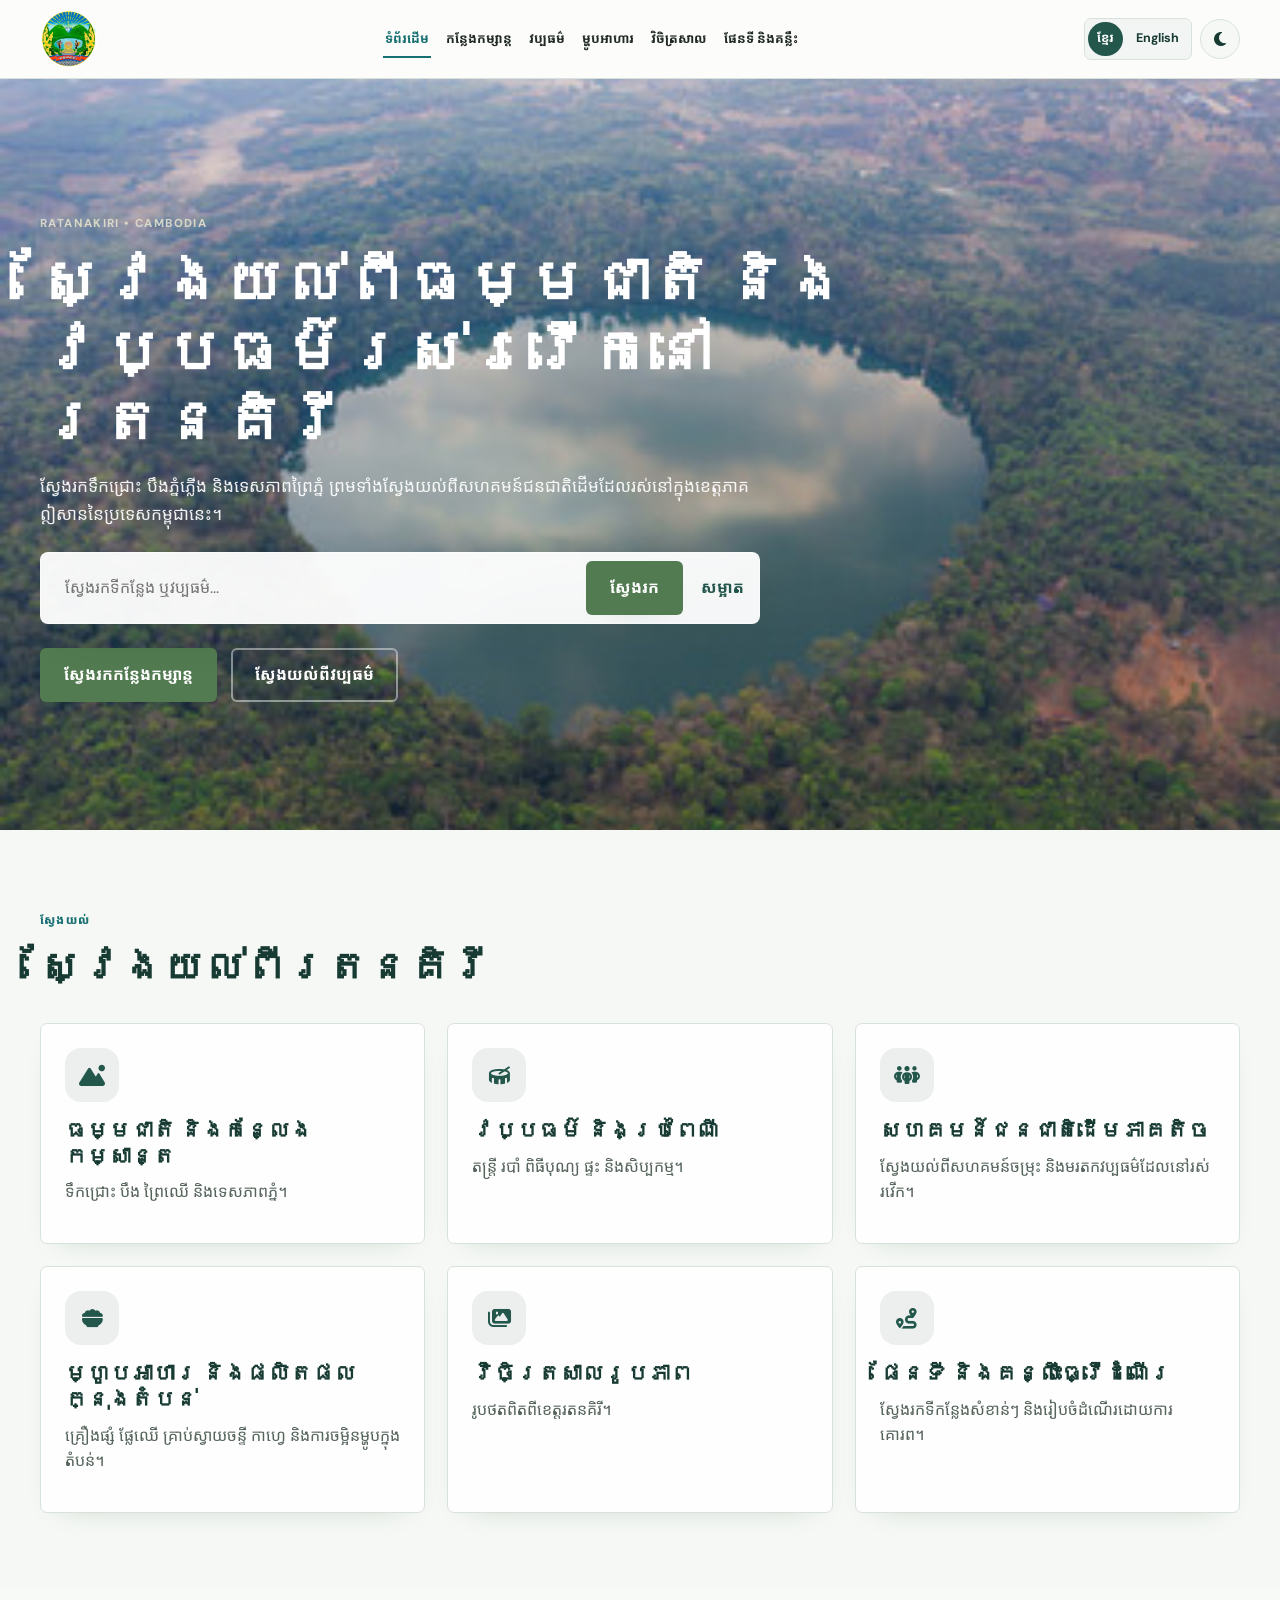
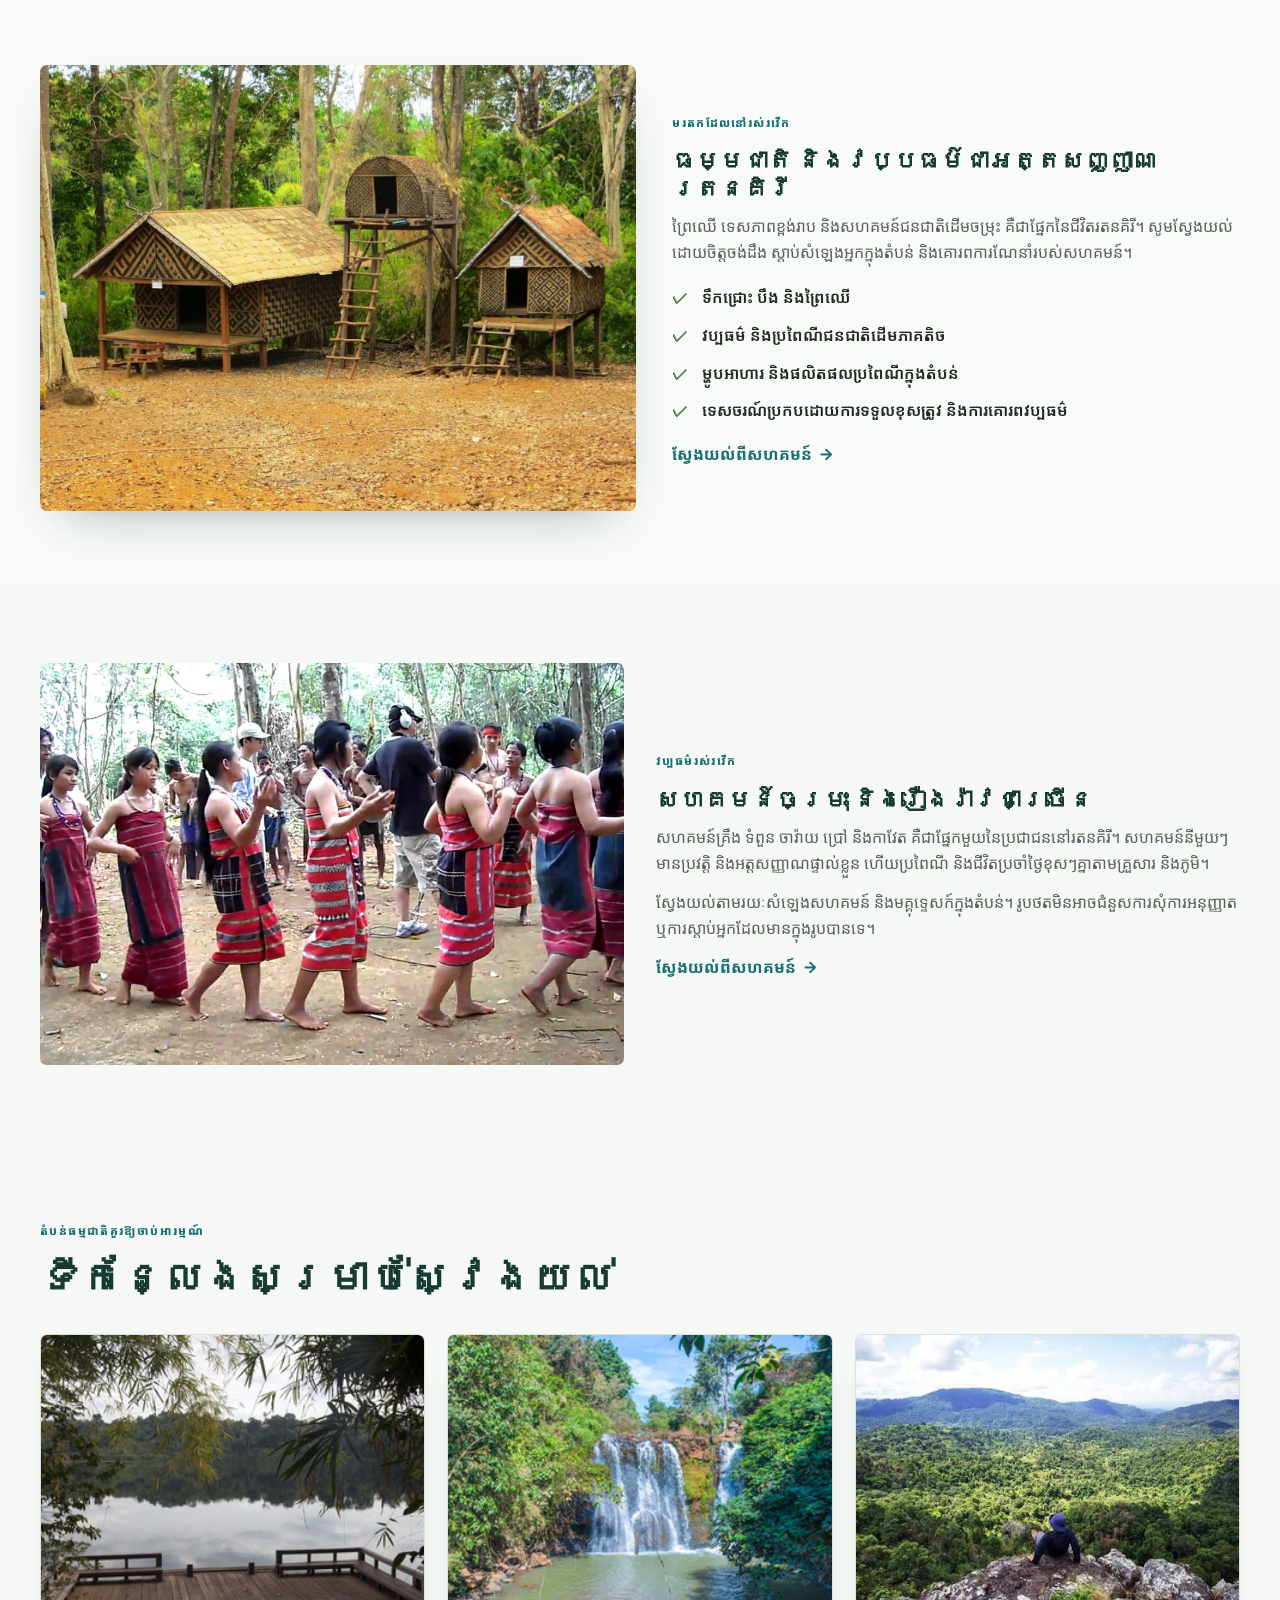
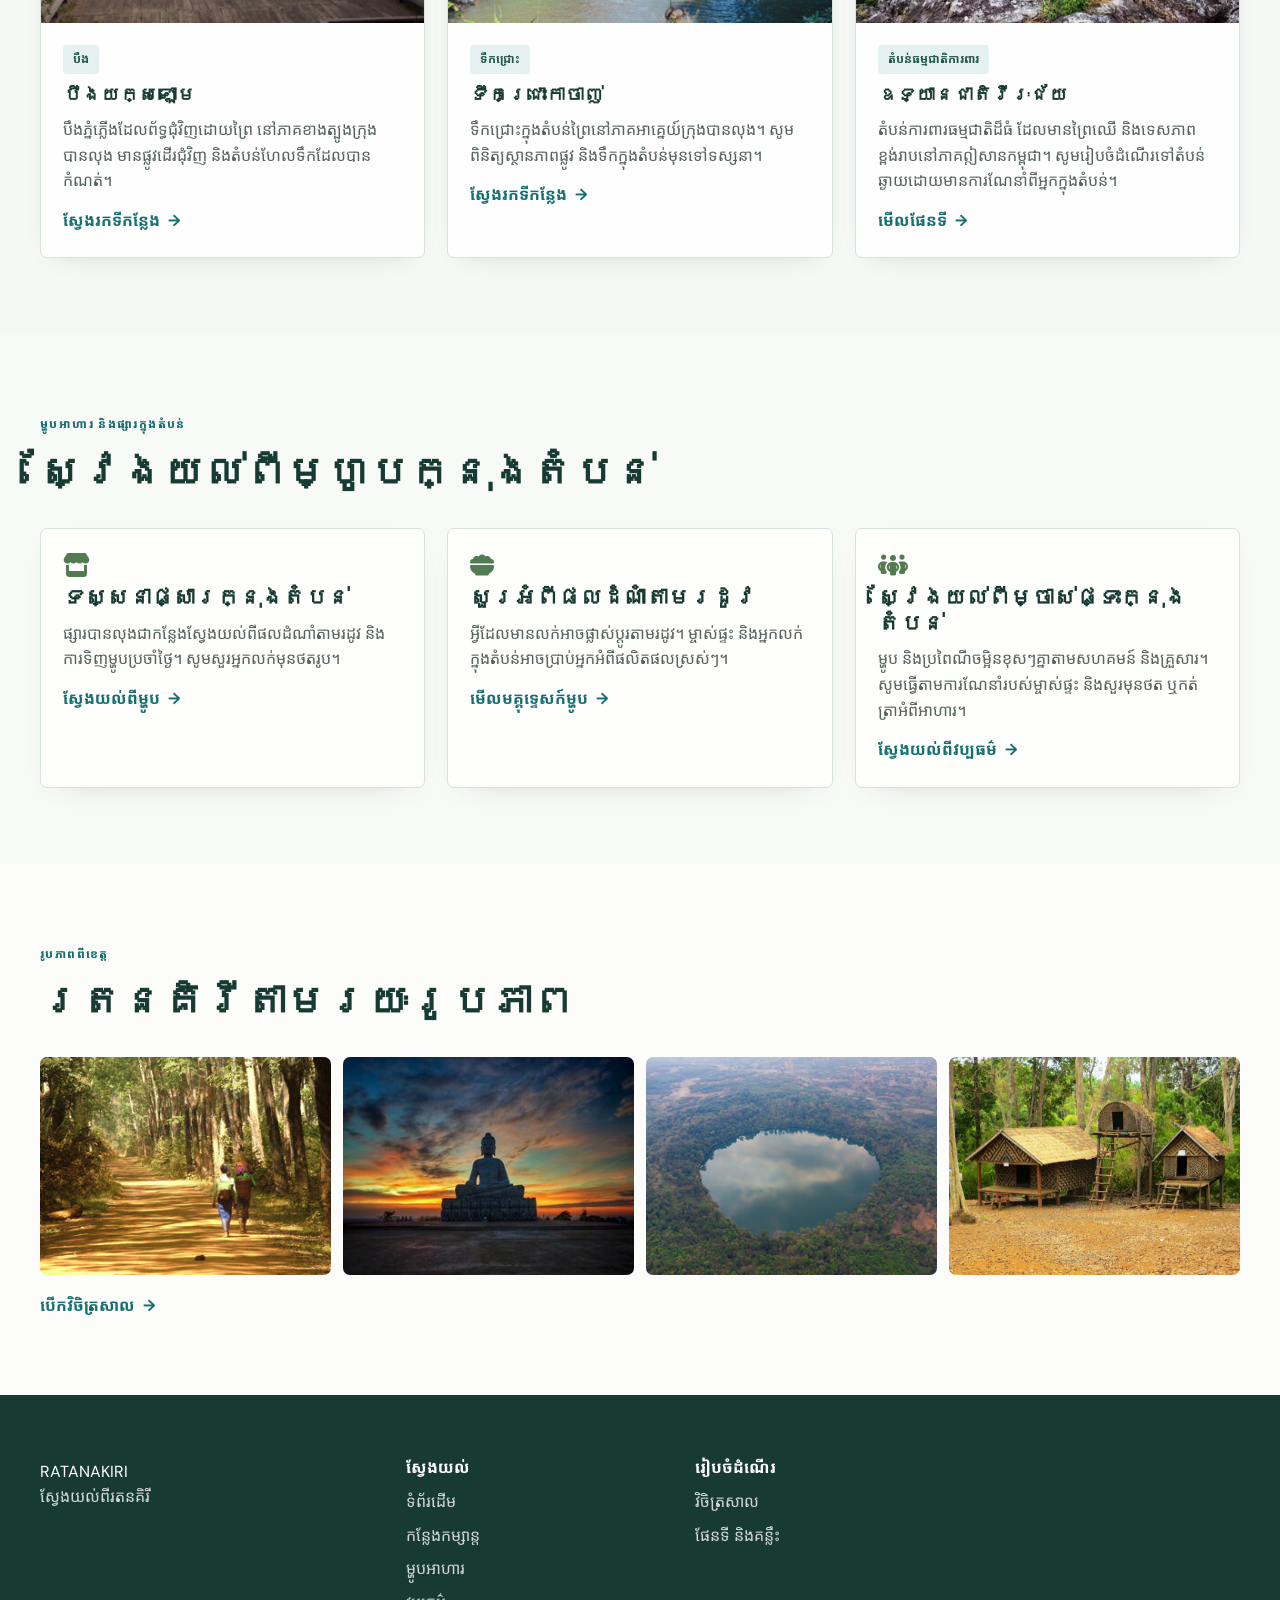
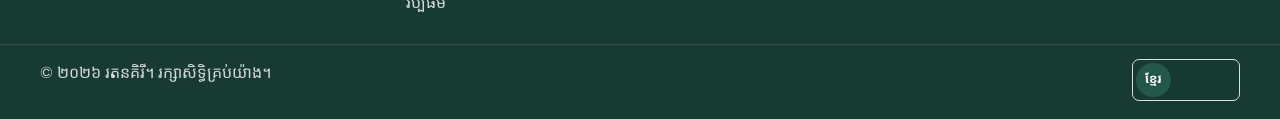
<file: index.html>
﻿<!DOCTYPE html>
<html lang="km">

<head>
  <meta charset="UTF-8" />
  <meta name="viewport" content="width=device-width, initial-scale=1.0" />
  <title>Discover Ratanakiri | Nature, Culture & Places</title>
  <meta name="description"
    content="Discover Ratanakiri Province in Cambodia, including its lakes, waterfalls, forests, indigenous cultures, traditions, food and beautiful places." />
  <meta name="google-site-verification" content="jROgfYAKg8raYILlNXbTSxRykloGDjgv3At37xcxTHg" />
  <meta property="og:title" content="Discover Ratanakiri | Nature, Culture & Places" />
  <meta property="og:description"
    content="Explore the nature, cultures, traditions and food of Ratanakiri Province, Cambodia." />
  <meta property="og:type" content="website" />
  <meta property="og:url" content="https://ratanakiri-province-website.vercel.app/" />
  <meta property="og:image" content="https://ratanakiri-province-website.vercel.app/images/yeaklaom.png" />
  <link rel="canonical" href="https://ratanakiri-province-website.vercel.app/" />
  <link rel="stylesheet" href="./css/style.css" />
  <link rel="stylesheet" href="./css/theme.css" />
  <link rel="stylesheet" href="https://cdnjs.cloudflare.com/ajax/libs/font-awesome/6.5.1/css/all.min.css" />
</head>

<body data-page="home" data-theme="light">
  <header class="site-header">
    <div class="nav-wrap">
      <a href="index.html" class="brand" aria-label="Ratanakiri home"><img src="images/logo.png" alt=""
          aria-hidden="true" /></a>
      <nav class="nav-links" id="navLinks" aria-label="Main navigation">
        <a href="index.html" aria-current="page" data-en="Home" data-km="ទំព័រដើម">ទំព័រដើម</a>
        <a href="pages/places.html" data-en="Places" data-km="កន្លែងកម្សាន្ត">កន្លែងកម្សាន្ត</a>
        <a href="pages/culture.html" data-en="Culture" data-km="វប្បធម៌">វប្បធម៌</a>
        <a href="pages/food.html" data-en="Food" data-km="ម្ហូបអាហារ">ម្ហូបអាហារ</a>
        <a href="pages/gallery.html" data-en="Gallery" data-km="វិចិត្រសាល">វិចិត្រសាល</a>
        <a href="pages/map.html" data-en="Map & Tips" data-km="ផែនទី និងគន្លឹះ">ផែនទី និងគន្លឹះ</a>
      </nav>
      <div class="nav-actions">
        <div class="language-switch" role="group" aria-label="Language switch">
          <button type="button" class="lang-btn" data-lang="km">ខ្មែរ</button>
          <button type="button" class="lang-btn" data-lang="en">English</button>
        </div>
        <button type="button" class="theme-toggle" id="themeToggle" aria-label="Toggle dark mode"><i
            class="fa-solid fa-moon"></i></button>
        <button type="button" class="menu-toggle" aria-label="Open main menu" aria-expanded="false">☰</button>
      </div>
    </div>
  </header>
  <main>
    <section class="hero">
      <div class="hero-media">
        <img src="images/yeaklaom.png" alt="Aerial view of the forest-ringed Yeak Laom crater lake" fetchpriority="high"
          decoding="async" />
      </div>
      <div class="container hero-content">
        <p class="eyebrow">RATANAKIRI • CAMBODIA</p>
        <h1 data-en="Discover Ratanakiri's nature and living cultures"
          data-km="ស្វែងយល់ពីធម្មជាតិ និងវប្បធម៌រស់រវើកនៅរតនគិរី">ស្វែងយល់ពីធម្មជាតិ និងវប្បធម៌រស់រវើកនៅរតនគិរី</h1>
        <p class="lede"
          data-en="Find waterfalls, crater lakes and forest landscapes, and learn about the Indigenous communities who call this northeastern Cambodian province home."
          data-km="ស្វែងរកទឹកជ្រោះ បឹងភ្នំភ្លើង និងទេសភាពព្រៃភ្នំ ព្រមទាំងស្វែងយល់ពីសហគមន៍ជនជាតិដើមដែលរស់នៅក្នុងខេត្តភាគឦសាននៃប្រទេសកម្ពុជានេះ។">
          ស្វែងរកទឹកជ្រោះ បឹងភ្នំភ្លើង និងទេសភាពព្រៃភ្នំ
          ព្រមទាំងស្វែងយល់ពីសហគមន៍ជនជាតិដើមដែលរស់នៅក្នុងខេត្តភាគឦសាននៃប្រទេសកម្ពុជានេះ។</p>
        <div class="search-shell">
          <input type="search" id="siteSearchInput" aria-label="Search Ratanakiri places and culture"
            placeholder="ស្វែងរកទីកន្លែង ឬវប្បធម៌..." data-placeholder-en="Search places or culture..."
            data-placeholder-km="ស្វែងរកទីកន្លែង ឬវប្បធម៌..." />
          <button type="button" class="btn btn-primary" id="globalSearchButton" data-en="Search"
            data-km="ស្វែងរក">ស្វែងរក</button>
          <button type="button" class="text-button" id="clearSearchButton" data-en="Clear"
            data-km="សម្អាត">សម្អាត</button>
        </div>
        <div id="searchResults" class="search-results" aria-live="polite"></div>
        <div class="hero-actions">
          <a href="pages/places.html" class="btn btn-primary" data-en="Explore Places"
            data-km="ស្វែងរកកន្លែងកម្សាន្ត">ស្វែងរកកន្លែងកម្សាន្ត</a>
          <a href="pages/culture.html" class="btn btn-secondary" data-en="Discover Culture"
            data-km="ស្វែងយល់ពីវប្បធម៌">ស្វែងយល់ពីវប្បធម៌</a>
        </div>
      </div>
    </section>
    <section class="quick-access">
      <div class="container">
        <div class="section-heading">
          <span class="section-tag" data-en="Discover" data-km="ស្វែងយល់">ស្វែងយល់</span>
          <h2 data-en="Explore Ratanakiri" data-km="ស្វែងយល់ពីរតនគិរី">ស្វែងយល់ពីរតនគិរី</h2>
        </div>
        <div class="quick-grid">
          <a class="feature-card" href="pages/places.html">
            <div class="icon-wrap"><i class="fa-solid fa-mountain-sun"></i></div>
            <h3 data-en="Nature & Places" data-km="ធម្មជាតិ និងកន្លែងកម្សាន្ត">ធម្មជាតិ និងកន្លែងកម្សាន្ត</h3>
            <p data-en="Waterfalls, lakes, forests and mountain landscapes."
              data-km="ទឹកជ្រោះ បឹង ព្រៃឈើ និងទេសភាពភ្នំ។">ទឹកជ្រោះ បឹង ព្រៃឈើ និងទេសភាពភ្នំ។</p>
          </a>
          <a class="feature-card" href="pages/culture.html">
            <div class="icon-wrap"><i class="fa-solid fa-drum"></i></div>
            <h3 data-en="Culture & Traditions" data-km="វប្បធម៌ និងប្រពៃណី">វប្បធម៌ និងប្រពៃណី</h3>
            <p data-en="Music, dance, festivals, houses and handicrafts."
              data-km="តន្ត្រី របាំ ពិធីបុណ្យ ផ្ទះ និងសិប្បកម្ម។">តន្ត្រី របាំ ពិធីបុណ្យ ផ្ទះ និងសិប្បកម្ម។</p>
          </a>
          <a class="feature-card" href="pages/culture.html">
            <div class="icon-wrap"><i class="fa-solid fa-people-group"></i></div>
            <h3 data-en="Indigenous Communities" data-km="សហគមន៍ជនជាតិដើមភាគតិច">សហគមន៍ជនជាតិដើមភាគតិច</h3>
            <p data-en="Learn about diverse communities and living heritage."
              data-km="ស្វែងយល់ពីសហគមន៍ចម្រុះ និងមរតកវប្បធម៌ដែលនៅរស់រវើក។">ស្វែងយល់ពីសហគមន៍ចម្រុះ
              និងមរតកវប្បធម៌ដែលនៅរស់រវើក។</p>
          </a>
          <a class="feature-card" href="pages/food.html">
            <div class="icon-wrap"><i class="fa-solid fa-bowl-food"></i></div>
            <h3 data-en="Food & Local Products" data-km="ម្ហូបអាហារ និងផលិតផលក្នុងតំបន់">ម្ហូបអាហារ និងផលិតផលក្នុងតំបន់
            </h3>
            <p data-en="Local ingredients, fruit, cashew, coffee and cooking."
              data-km="គ្រឿងផ្សំ ផ្លែឈើ គ្រាប់ស្វាយចន្ទី កាហ្វេ និងការចម្អិនម្ហូបក្នុងតំបន់។">គ្រឿងផ្សំ ផ្លែឈើ
              គ្រាប់ស្វាយចន្ទី កាហ្វេ និងការចម្អិនម្ហូបក្នុងតំបន់។</p>
          </a>
          <a class="feature-card" href="pages/gallery.html">
            <div class="icon-wrap"><i class="fa-solid fa-images"></i></div>
            <h3 data-en="Photo Gallery" data-km="វិចិត្រសាលរូបភាព">វិចិត្រសាលរូបភាព</h3>
            <p data-en="Real photographs from Ratanakiri Province." data-km="រូបថតពិតពីខេត្តរតនគិរី។">
              រូបថតពិតពីខេត្តរតនគិរី។</p>
          </a>
          <a class="feature-card" href="pages/map.html#tips">
            <div class="icon-wrap"><i class="fa-solid fa-route"></i></div>
            <h3 data-en="Map & Travel Tips" data-km="ផែនទី និងគន្លឹះធ្វើដំណើរ">ផែនទី និងគន្លឹះធ្វើដំណើរ</h3>
            <p data-en="Find key places and plan a respectful visit."
              data-km="ស្វែងរកទីកន្លែងសំខាន់ៗ និងរៀបចំដំណើរដោយការគោរព។">ស្វែងរកទីកន្លែងសំខាន់ៗ និងរៀបចំដំណើរដោយការគោរព។
            </p>
          </a>
        </div>
      </div>
    </section>
    <section class="section-alt">
      <div class="container split-layout">
        <div class="split-media">
          <img src="images/culture.png"
            alt="Raised houses with patterned walls in a Ratanakiri photo; community not identified" loading="lazy"
            decoding="async" />
        </div>
        <div class="split-copy">
          <span class="section-tag" data-en="Living Heritage" data-km="មរតកដែលនៅរស់រវើក">មរតកដែលនៅរស់រវើក</span>
          <h2 data-en="Nature and culture shape Ratanakiri" data-km="ធម្មជាតិ និងវប្បធម៌ជាអត្តសញ្ញាណរតនគិរី">ធម្មជាតិ
            និងវប្បធម៌ជាអត្តសញ្ញាណរតនគិរី</h2>
          <p data-en="Ratanakiri's forests, highland landscapes and diverse Indigenous communities are part of a living province. Discover with curiosity, listen to local voices and respect community guidance."
            data-km="ព្រៃឈើ ទេសភាពខ្ពង់រាប និងសហគមន៍ជនជាតិដើមចម្រុះ គឺជាផ្នែកនៃជីវិតរតនគិរី។ សូមស្វែងយល់ដោយចិត្តចង់ដឹង ស្តាប់សំឡេងអ្នកក្នុងតំបន់ និងគោរពការណែនាំរបស់សហគមន៍។">
            ព្រៃឈើ ទេសភាពខ្ពង់រាប និងសហគមន៍ជនជាតិដើមចម្រុះ គឺជាផ្នែកនៃជីវិតរតនគិរី។ សូមស្វែងយល់ដោយចិត្តចង់ដឹង
            ស្តាប់សំឡេងអ្នកក្នុងតំបន់ និងគោរពការណែនាំរបស់សហគមន៍។</p>
          <ul class="checklist">
            <li data-en="Waterfalls, lakes and forests" data-km="ទឹកជ្រោះ បឹង និងព្រៃឈើ">ទឹកជ្រោះ បឹង និងព្រៃឈើ</li>
            <li data-en="Indigenous cultures and traditions" data-km="វប្បធម៌ និងប្រពៃណីជនជាតិដើមភាគតិច">វប្បធម៌
              និងប្រពៃណីជនជាតិដើមភាគតិច</li>
            <li data-en="Local food and traditional products" data-km="ម្ហូបអាហារ និងផលិតផលប្រពៃណីក្នុងតំបន់">ម្ហូបអាហារ
              និងផលិតផលប្រពៃណីក្នុងតំបន់</li>
            <li data-en="Responsible travel and cultural respect"
              data-km="ទេសចរណ៍ប្រកបដោយការទទួលខុសត្រូវ និងការគោរពវប្បធម៌">ទេសចរណ៍ប្រកបដោយការទទួលខុសត្រូវ
              និងការគោរពវប្បធម៌</li>
          </ul>
          <a href="pages/culture.html" class="text-link" data-en="Meet the communities"
            data-km="ស្វែងយល់ពីសហគមន៍">ស្វែងយល់ពីសហគមន៍</a>
        </div>
      </div>
    </section>
    <section>
      <div class="container feature-row">
        <div class="feature-media">
          <img src="images/dance-culture.png"
            alt="Dance performance in a forest setting; the community is not identified" loading="lazy"
            decoding="async" />
        </div>
        <div>
          <span class="section-tag" data-en="Living cultures" data-km="វប្បធម៌រស់រវើក">វប្បធម៌រស់រវើក</span>
          <h2 data-en="Many communities, many stories" data-km="សហគមន៍ចម្រុះ និងរឿងរ៉ាវជាច្រើន">សហគមន៍ចម្រុះ
            និងរឿងរ៉ាវជាច្រើន</h2>
          <p data-en="Kreung, Tampuan, Jarai, Brao and Kavet communities are among the people of Ratanakiri. Each has its own histories and identities; traditions and daily life vary between families and villages."
            data-km="សហគមន៍គ្រឹង ទំពួន ចារ៉ាយ ប្រៅ និងកាវែត គឺជាផ្នែកមួយនៃប្រជាជននៅរតនគិរី។ សហគមន៍នីមួយៗមានប្រវត្តិ និងអត្តសញ្ញាណផ្ទាល់ខ្លួន ហើយប្រពៃណី និងជីវិតប្រចាំថ្ងៃខុសៗគ្នាតាមគ្រួសារ និងភូមិ។">
            សហគមន៍គ្រឹង ទំពួន ចារ៉ាយ ប្រៅ និងកាវែត គឺជាផ្នែកមួយនៃប្រជាជននៅរតនគិរី។ សហគមន៍នីមួយៗមានប្រវត្តិ
            និងអត្តសញ្ញាណផ្ទាល់ខ្លួន ហើយប្រពៃណី និងជីវិតប្រចាំថ្ងៃខុសៗគ្នាតាមគ្រួសារ និងភូមិ។</p>
          <p data-en="Learn from community voices and local guides. A photograph is not a substitute for asking permission or listening to the people pictured."
            data-km="ស្វែងយល់តាមរយៈសំឡេងសហគមន៍ និងមគ្គុទ្ទេសក៍ក្នុងតំបន់។ រូបថតមិនអាចជំនួសការសុំការអនុញ្ញាត ឬការស្តាប់អ្នកដែលមានក្នុងរូបបានទេ។">
            ស្វែងយល់តាមរយៈសំឡេងសហគមន៍ និងមគ្គុទ្ទេសក៍ក្នុងតំបន់។ រូបថតមិនអាចជំនួសការសុំការអនុញ្ញាត
            ឬការស្តាប់អ្នកដែលមានក្នុងរូបបានទេ។</p>
          <a href="pages/culture.html" class="text-link" data-en="Meet the communities"
            data-km="ស្វែងយល់ពីសហគមន៍">ស្វែងយល់ពីសហគមន៍</a>
        </div>
      </div>
    </section>
    <section>
      <div class="container">
        <div class="section-heading">
          <span class="section-tag" data-en="Natural highlights"
            data-km="តំបន់ធម្មជាតិគួរឱ្យចាប់អារម្មណ៍">តំបន់ធម្មជាតិគួរឱ្យចាប់អារម្មណ៍</span>
          <h2 data-en="Places to explore" data-km="ទីកន្លែងសម្រាប់ស្វែងយល់">ទីកន្លែងសម្រាប់ស្វែងយល់</h2>
        </div>
        <div class="card-grid">
          <article class="listing-card">
            <div class="card-image"><img src="images/yeaklaom-lake.png"
                alt="Yeak Laom Lake, a volcanic lake near Banlung" loading="lazy" decoding="async" /></div>
            <div class="card-body">
              <span class="pill" data-en="Lake" data-km="បឹង">បឹង</span>
              <h3 data-en="Yeak Laom Lake" data-km="បឹងយក្សឡោម">បឹងយក្សឡោម</h3>
              <p data-en="A forest-ringed crater lake south of Banlung, with a walking loop and designated swimming area."
                data-km="បឹងភ្នំភ្លើងដែលព័ទ្ធជុំវិញដោយព្រៃ នៅភាគខាងត្បូងក្រុងបានលុង មានផ្លូវដើរជុំវិញ និងតំបន់ហែលទឹកដែលបានកំណត់។">
                បឹងភ្នំភ្លើងដែលព័ទ្ធជុំវិញដោយព្រៃ នៅភាគខាងត្បូងក្រុងបានលុង មានផ្លូវដើរជុំវិញ និងតំបន់ហែលទឹកដែលបានកំណត់។
              </p>
              <a href="pages/places.html" class="text-link" data-en="Explore places"
                data-km="ស្វែងរកទីកន្លែង">ស្វែងរកទីកន្លែង</a>
            </div>
          </article>
          <article class="listing-card">
            <div class="card-image"><img src="images/kachanh-waterfall.png"
                alt="Waterfall among green forest in Ratanakiri" loading="lazy" decoding="async" /></div>
            <div class="card-body">
              <span class="pill" data-en="Waterfall" data-km="ទឹកជ្រោះ">ទឹកជ្រោះ</span>
              <h3 data-en="Kachanh Waterfall" data-km="ទឹកជ្រោះកាចាញ់">ទឹកជ្រោះកាចាញ់</h3>
              <p data-en="A forest waterfall southeast of Banlung. Check local access and water conditions before visiting."
                data-km="ទឹកជ្រោះក្នុងតំបន់ព្រៃនៅភាគអាគ្នេយ៍ក្រុងបានលុង។ សូមពិនិត្យស្ថានភាពផ្លូវ និងទឹកក្នុងតំបន់មុនទៅទស្សនា។">
                ទឹកជ្រោះក្នុងតំបន់ព្រៃនៅភាគអាគ្នេយ៍ក្រុងបានលុង។ សូមពិនិត្យស្ថានភាពផ្លូវ និងទឹកក្នុងតំបន់មុនទៅទស្សនា។</p>
              <a href="pages/places.html" class="text-link" data-en="Explore places"
                data-km="ស្វែងរកទីកន្លែង">ស្វែងរកទីកន្លែង</a>
            </div>
          </article>
          <article class="listing-card">
            <div class="card-image"><img src="images/vireakchey2.png" alt="Forest landscape in Virachey National Park"
                loading="lazy" decoding="async" /></div>
            <div class="card-body">
              <span class="pill" data-en="Protected landscape" data-km="តំបន់ធម្មជាតិការពារ">តំបន់ធម្មជាតិការពារ</span>
              <h3 data-en="Virachey National Park" data-km="ឧទ្យានជាតិវីរៈជ័យ">ឧទ្យានជាតិវីរៈជ័យ</h3>
              <p data-en="A large protected area of forest and highland landscapes in northeastern Cambodia. Plan remote visits with local guidance."
                data-km="តំបន់ការពារធម្មជាតិដ៏ធំ ដែលមានព្រៃឈើ និងទេសភាពខ្ពង់រាបនៅភាគឦសានកម្ពុជា។ សូមរៀបចំដំណើរទៅតំបន់ឆ្ងាយដោយមានការណែនាំពីអ្នកក្នុងតំបន់។">
                តំបន់ការពារធម្មជាតិដ៏ធំ ដែលមានព្រៃឈើ និងទេសភាពខ្ពង់រាបនៅភាគឦសានកម្ពុជា។
                សូមរៀបចំដំណើរទៅតំបន់ឆ្ងាយដោយមានការណែនាំពីអ្នកក្នុងតំបន់។</p>
              <a href="pages/map.html" class="text-link" data-en="View map" data-km="មើលផែនទី">មើលផែនទី</a>
            </div>
          </article>
        </div>
      </div>
    </section>
    <section class="section-alt">
      <div class="container">
        <div class="section-heading">
          <span class="section-tag" data-en="Food & local markets" data-km="ម្ហូបអាហារ និងផ្សារក្នុងតំបន់">ម្ហូបអាហារ
            និងផ្សារក្នុងតំបន់</span>
          <h2 data-en="Get to know local food" data-km="ស្វែងយល់ពីម្ហូបក្នុងតំបន់">ស្វែងយល់ពីម្ហូបក្នុងតំបន់</h2>
        </div>
        <div class="info-grid">
          <article class="info-card"><i class="fa-solid fa-store" aria-hidden="true"></i>
            <h3 data-en="Visit a local market" data-km="ទស្សនាផ្សារក្នុងតំបន់">ទស្សនាផ្សារក្នុងតំបន់</h3>
            <p data-en="Banlung market offers a way to see seasonal produce and everyday food shopping. Ask sellers before taking photographs."
              data-km="ផ្សារបានលុងជាកន្លែងស្វែងយល់ពីផលដំណាំតាមរដូវ និងការទិញម្ហូបប្រចាំថ្ងៃ។ សូមសួរអ្នកលក់មុនថតរូប។">
              ផ្សារបានលុងជាកន្លែងស្វែងយល់ពីផលដំណាំតាមរដូវ និងការទិញម្ហូបប្រចាំថ្ងៃ។ សូមសួរអ្នកលក់មុនថតរូប។</p><a
              href="pages/food.html" class="text-link" data-en="Explore food"
              data-km="ស្វែងយល់ពីម្ហូប">ស្វែងយល់ពីម្ហូប</a>
          </article>
          <article class="info-card"><i class="fa-solid fa-bowl-food" aria-hidden="true"></i>
            <h3 data-en="Ask what is in season" data-km="សួរអំពីផលដំណាំតាមរដូវ">សួរអំពីផលដំណាំតាមរដូវ</h3>
            <p data-en="What is available changes through the year. Local hosts and vendors can tell you what is fresh."
              data-km="អ្វីដែលមានលក់អាចផ្លាស់ប្ដូរតាមរដូវ។ ម្ចាស់ផ្ទះ និងអ្នកលក់ក្នុងតំបន់អាចប្រាប់អ្នកអំពីផលិតផលស្រស់ៗ។">
              អ្វីដែលមានលក់អាចផ្លាស់ប្ដូរតាមរដូវ។ ម្ចាស់ផ្ទះ និងអ្នកលក់ក្នុងតំបន់អាចប្រាប់អ្នកអំពីផលិតផលស្រស់ៗ។</p><a
              href="pages/food.html" class="text-link" data-en="See food guide"
              data-km="មើលមគ្គុទ្ទេសក៍ម្ហូប">មើលមគ្គុទ្ទេសក៍ម្ហូប</a>
          </article>
          <article class="info-card"><i class="fa-solid fa-people-group" aria-hidden="true"></i>
            <h3 data-en="Learn from local hosts" data-km="ស្វែងយល់ពីម្ចាស់ផ្ទះក្នុងតំបន់">ស្វែងយល់ពីម្ចាស់ផ្ទះក្នុងតំបន់
            </h3>
            <p data-en="Meals and cooking traditions differ between communities and households. Follow the host's lead and ask before documenting a meal."
              data-km="ម្ហូប និងប្រពៃណីចម្អិនខុសៗគ្នាតាមសហគមន៍ និងគ្រួសារ។ សូមធ្វើតាមការណែនាំរបស់ម្ចាស់ផ្ទះ និងសួរមុនថត ឬកត់ត្រាអំពីអាហារ។">
              ម្ហូប និងប្រពៃណីចម្អិនខុសៗគ្នាតាមសហគមន៍ និងគ្រួសារ។ សូមធ្វើតាមការណែនាំរបស់ម្ចាស់ផ្ទះ និងសួរមុនថត
              ឬកត់ត្រាអំពីអាហារ។</p><a href="pages/culture.html" class="text-link" data-en="Discover culture"
              data-km="ស្វែងយល់ពីវប្បធម៌">ស្វែងយល់ពីវប្បធម៌</a>
          </article>
        </div>
      </div>
    </section>
    <section class="gallery-preview-section">
      <div class="container">
        <div class="section-heading">
          <span class="section-tag" data-en="From the province" data-km="រូបភាពពីខេត្ត">រូបភាពពីខេត្ត</span>
          <h2 data-en="Ratanakiri in photographs" data-km="រតនគិរីតាមរយៈរូបភាព">រតនគិរីតាមរយៈរូបភាព</h2>
        </div>
        <div class="gallery-preview-grid">
          <a href="pages/gallery.html" aria-label="View a photograph of a forest walk"><img
              src="images/indangeners-people.png" alt="Two people walking along a forest path; location not identified"
              loading="lazy" decoding="async" /></a>
          <a href="pages/gallery.html" aria-label="View local highland landscape photographs"><img
              src="images/svay-mountain.png" alt="Highland landscape in Ratanakiri" loading="lazy"
              decoding="async" /></a>
          <a href="pages/gallery.html" aria-label="View an aerial photograph of Yeak Laom Lake"><img
              src="images/yeaklaom.png" alt="Aerial view of the forest-ringed Yeak Laom crater lake" loading="lazy"
              decoding="async" /></a>
          <a href="pages/gallery.html" aria-label="View photographs of local architecture"><img src="images/culture.png"
              alt="Raised houses with patterned walls; community not identified" loading="lazy" decoding="async" /></a>
        </div>
        <a href="pages/gallery.html" class="text-link" data-en="Open the gallery"
          data-km="បើកវិចិត្រសាល">បើកវិចិត្រសាល</a>
      </div>
    </section>
  </main>
  <footer class="site-footer">
    <div class="container footer-grid">
      <div class="footer-brand">
        <a href="index.html" class="brand">RATANAKIRI</a>
        <p data-en="Discover Ratanakiri" data-km="ស្វែងយល់ពីរតនគិរី">Discover Ratanakiri</p>
      </div>
      <div class="footer-col">
        <h4 data-en="Explore" data-km="ស្វែងយល់">Explore</h4>
        <ul>
          <li><a href="index.html" data-en="Home" data-km="ទំព័រដើម">Home</a></li>
          <li><a href="pages/places.html" data-en="Places" data-km="កន្លែងកម្សាន្ត">Places</a></li>
          <li><a href="pages/food.html" data-en="Food" data-km="ម្ហូបអាហារ">Food</a></li>
          <li><a href="pages/culture.html" data-en="Culture" data-km="វប្បធម៌">Culture</a></li>
        </ul>
      </div>
      <div class="footer-col">
        <h4 data-en="Plan" data-km="រៀបចំដំណើរ">Plan</h4>
        <ul>
          <li><a href="pages/gallery.html" data-en="Gallery" data-km="វិចិត្រសាល">Gallery</a></li>
          <li><a href="pages/map.html" data-en="Map & Tips" data-km="ផែនទី និងគន្លឹះ">Map &amp; Tips</a></li>
        </ul>
      </div>
    </div>
    <div class="footer-bottom">
      <div class="container footer-bottom-inner">
        <p data-en="© 2026 Ratanakiri. All rights reserved." data-km="© ២០២៦ រតនគិរី។ រក្សាសិទ្ធិគ្រប់យ៉ាង។">© 2026
          Ratanakiri. All rights reserved.</p>
        <div class="language-switch" role="group" aria-label="Language switch">
          <button type="button" class="lang-btn" data-lang="km">ខ្មែរ</button>
          <button type="button" class="lang-btn" data-lang="en">English</button>
        </div>
      </div>
    </div>
  </footer>
  <script src="./js/data.js?v=20261001"></script>
  <script src="./js/script.js?v=20261001"></script>
</body>

</html>
</file>
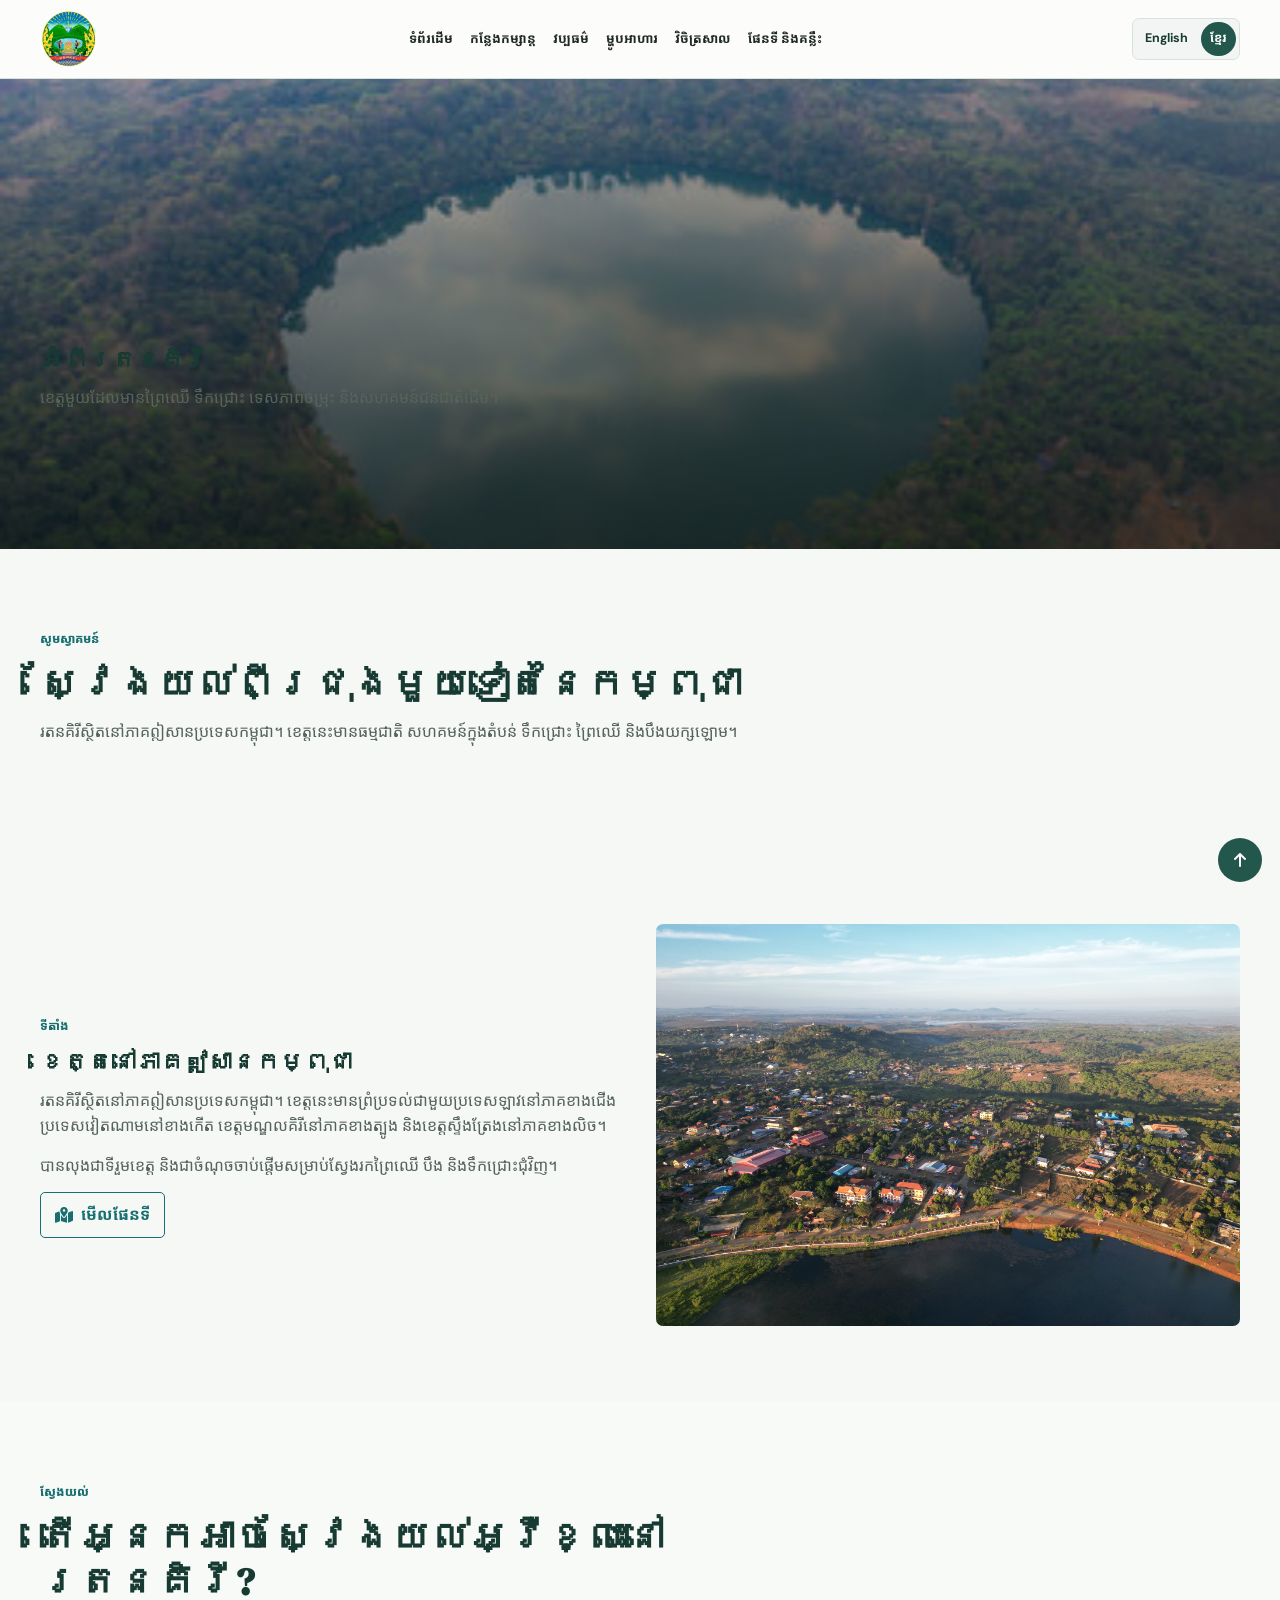
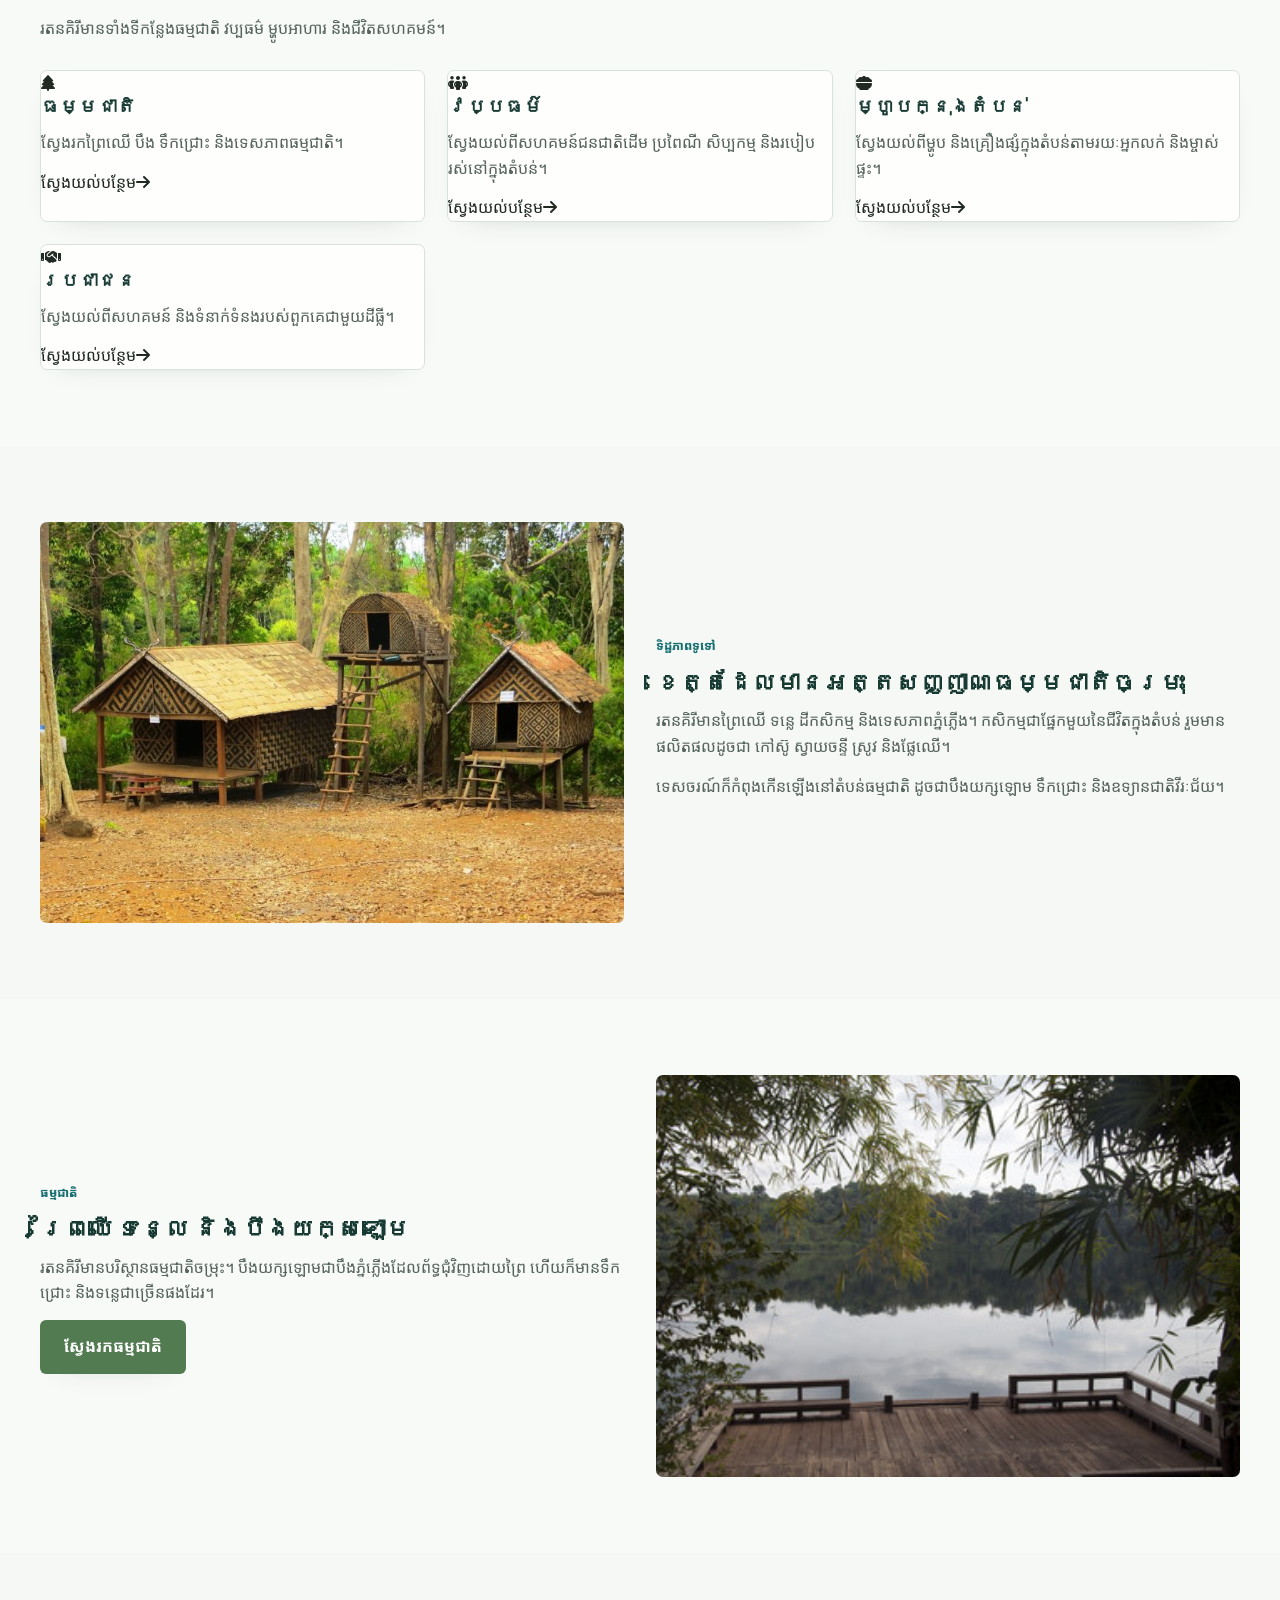
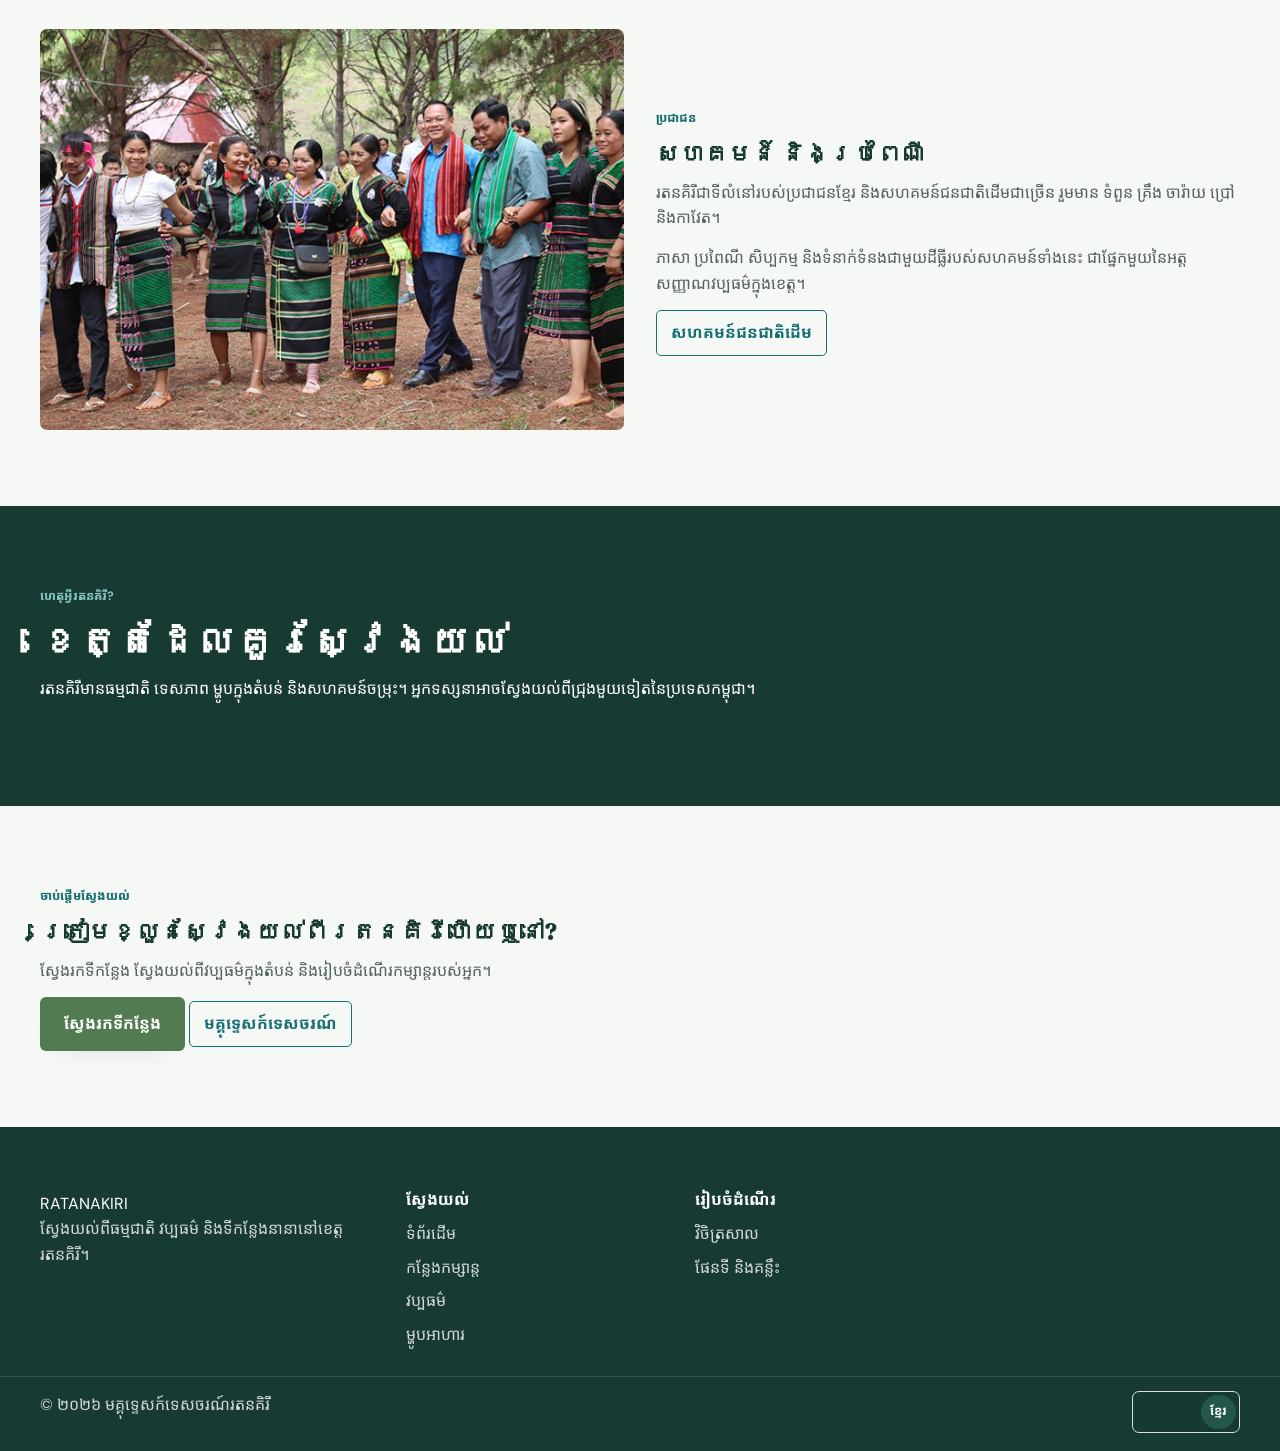
<file: pages/about.html>
<!DOCTYPE html>
<html lang="en">

<head>
    <meta charset="UTF-8">
    <meta name="viewport" content="width=device-width, initial-scale=1.0">
    <title>About Ratanakiri | Discover Ratanakiri</title>
    <meta name="description" content="About Ratanakiri Province: location, nature, culture and tourism.">
    <link rel="stylesheet" href="../css/style.css">
    <link rel="stylesheet" href="../css/theme.css">
    <link rel="stylesheet" href="https://cdnjs.cloudflare.com/ajax/libs/font-awesome/6.5.1/css/all.min.css">
</head>

<body data-page="about">
    <header class="site-header">
        <div class="nav-wrap">
            <a href="../index.html" class="brand" aria-label="Ratanakiri home"><img src="../images/logo.png" alt=""
                    aria-hidden="true" /></a>
            <nav class="nav-links" id="navLinks" aria-label="Main navigation">
                <a href="../index.html" data-en="Home" data-km="ទំព័រដើម">Home</a>
                <a href="places.html" data-en="Places" data-km="កន្លែងកម្សាន្ត">Places</a>
                <a href="culture.html" data-en="Culture" data-km="វប្បធម៌">Culture</a>
                <a href="food.html" data-en="Food" data-km="ម្ហូបអាហារ">Food</a>
                <a href="gallery.html" data-en="Gallery" data-km="វិចិត្រសាល">Gallery</a>
                <a href="map.html" data-en="Map & Tips" data-km="ផែនទី និងគន្លឹះ">Map &amp; Tips</a>
            </nav>
            <div class="nav-actions">
                <div class="language-switch" role="group" aria-label="Language">
                    <button type="button" class="lang-btn active" data-lang="en">English</button><button type="button"
                        class="lang-btn" data-lang="km">ខ្មែរ</button>
                </div>
                <button type="button" class="menu-toggle" aria-label="Open menu" aria-expanded="false"
                    aria-controls="navLinks"><i class="fa-solid fa-bars" aria-hidden="true"></i></button>
            </div>
        </div>
    </header>
    <section class="page-hero">
        <div class="hero-media"><img src="../images/yeaklaom.png"
                alt="Aerial view of the forest-ringed Yeak Laom crater lake" fetchpriority="high" decoding="async">
        </div>
        <div class="container hero-content">
            <h1 data-i18n="about.title">About Ratanakiri</h1>
            <p class="lede" data-i18n="about.lede">A province of forests, waterfalls, unique landscapes, indigenous
                cultures and peaceful communities.</p>
        </div>
    </section>
    <section>
        <div class="container">
            <div class="section-head">
                <span class="kicker" data-i18n="about.introKicker">Welcome</span>
                <h2 data-i18n="about.introTitle">A different side of Cambodia</h2>
                <p data-i18n="about.introText">
                    Ratanakiri is a peaceful province in northeastern
                    Cambodia. It is known for beautiful nature, local
                    communities, waterfalls, forests and Yeak Laom Lake.
                </p>
            </div>
        </div>
    </section>
    <section>
        <div class="container">
            <div class="feature-row">
                <div>
                    <span class="kicker" data-i18n="about.location">Location</span>
                    <h2 data-i18n="about.locationTitle">Cambodia's northeastern province</h2>
                    <p data-i18n="about.locationText">
                        Ratanakiri is located in the northeast of Cambodia.
                        It borders Laos to the north, Vietnam to the east,
                        Mondulkiri Province to the south and Stung Treng
                        Province to the west.
                    </p>
                    <p data-i18n="about.locationText2">
                        Banlung is the provincial capital and is an important
                        starting point for exploring the surrounding forests,
                        lakes and waterfalls.
                    </p>
                    <a href="map.html" class="btn btn-outline" data-i18n="buttons.viewMap">
                        <i class="fa-solid fa-map-location-dot"></i>
                        View Map
                    </a>
                </div>
                <div class="feature-media">
                    <img src="../images/kanseng-lake.png" alt="Aerial townscape beside a body of water in Ratanakiri"
                        loading="lazy" decoding="async">
                </div>
            </div>
        </div>
    </section>
    <section class="section-alt">
        <div class="container">
            <div class="section-head">
                <span class="kicker" data-i18n="about.discoverKicker">Discover</span>
                <h2 data-i18n="about.discoverTitle">What can you discover in Ratanakiri?</h2>
                <p data-i18n="about.discoverText">
                    There is more to explore than just beautiful places.
                    Discover the nature, culture, food and people of the province.
                </p>
            </div>
            <div class="card-grid">
                <article class="card">
                    <div class="card-icon">
                        <i class="fa-solid fa-tree"></i>
                    </div>
                    <h3 data-i18n="about.cardNatureTitle">Nature</h3>
                    <p data-i18n="about.cardNatureText">
                        Explore forests, lakes, waterfalls and peaceful
                        natural landscapes.
                    </p>
                    <a href="places.html" data-i18n="buttons.discoverMore">
                        Discover More
                        <i class="fa-solid fa-arrow-right"></i>
                    </a>
                </article>
                <article class="card">
                    <div class="card-icon">
                        <i class="fa-solid fa-people-group"></i>
                    </div>
                    <h3 data-i18n="about.cardCultureTitle">Culture</h3>
                    <p data-i18n="about.cardCultureText">
                        Learn about indigenous communities, traditions,
                        crafts and local ways of life.
                    </p>
                    <a href="culture.html" data-i18n="buttons.discoverMore">
                        Discover More
                        <i class="fa-solid fa-arrow-right"></i>
                    </a>
                </article>
                <article class="card">
                    <div class="card-icon">
                        <i class="fa-solid fa-bowl-food"></i>
                    </div>
                    <h3 data-i18n="about.cardFoodTitle">Local Food</h3>
                    <p data-i18n="about.cardFoodText">
                        Taste local dishes and discover ingredients
                        connected to the region.
                    </p>
                    <a href="food.html" data-i18n="buttons.discoverMore">
                        Discover More
                        <i class="fa-solid fa-arrow-right"></i>
                    </a>
                </article>
                <article class="card">
                    <div class="card-icon">
                        <i class="fa-solid fa-handshake"></i>
                    </div>
                    <h3 data-i18n="about.cardPeopleTitle">People</h3>
                    <p data-i18n="about.cardPeopleText">
                        Meet communities and learn about their connection
                        with the land.
                    </p>
                    <a href="culture.html" data-i18n="buttons.discoverMore">
                        Discover More
                        <i class="fa-solid fa-arrow-right"></i>
                    </a>
                </article>
            </div>
        </div>
    </section>
    <section>
        <div class="container">
            <div class="feature-row reverse">
                <div>
                    <span class="kicker" data-i18n="about.overview">Overview</span>
                    <h2 data-i18n="about.overviewTitle">A province shaped by nature</h2>
                    <p data-i18n="about.overviewText">
                        Ratanakiri includes forests, rivers, farmland and
                        volcanic landscapes. Agriculture is an important
                        part of local life, with products such as rubber,
                        cashew, rice and fruit.
                    </p>
                    <p data-i18n="about.overviewText2">
                        Tourism is also growing around natural attractions
                        such as Yeak Laom Lake, waterfalls and Virachey
                        National Park.
                    </p>
                </div>
                <div class="feature-media">
                    <img src="../images/culture.png" alt="Raised houses with patterned walls; community not identified"
                        loading="lazy" decoding="async">
                </div>
            </div>
        </div>
    </section>
    <section class="section-alt">
        <div class="container">
            <div class="feature-row">
                <div>
                    <span class="kicker" data-i18n="about.nature">Nature</span>
                    <h2 data-i18n="about.natureTitle">Forests, rivers and Yeak Laom Lake</h2>
                    <p data-i18n="about.natureText">
                        Ratanakiri is well known for its natural environment.
                        Yeak Laom is a volcanic crater lake surrounded by
                        forest, while waterfalls and rivers create many
                        places to enjoy the outdoors.
                    </p>
                    <a href="places.html" class="btn btn-primary" data-i18n="buttons.exploreNature">Explore Nature</a>
                </div>
                <div class="feature-media">
                    <img src="../images/yeaklaom-lake.png" alt="Yeak Laom Lake in Ratanakiri" loading="lazy"
                        decoding="async">
                </div>
            </div>
        </div>
    </section>
    <section>
        <div class="container">
            <div class="feature-row reverse">
                <div>
                    <span class="kicker" data-i18n="about.people">People</span>
                    <h2 data-i18n="about.peopleTitle">Communities and traditions</h2>
                    <p data-i18n="about.peopleText">
                        Ratanakiri is home to Khmer people and several
                        indigenous communities, including Tampuan, Kreung,
                        Jarai, Brao and Kavet communities.
                    </p>
                    <p data-i18n="about.peopleText2">
                        Their languages, traditions, crafts and relationship
                        with the land are an important part of the province's
                        cultural identity.
                    </p>
                    <a href="culture.html#communities" class="btn btn-outline" data-i18n="buttons.explorePeople">
                        Indigenous Communities
                    </a>
                </div>
                <div class="feature-media">
                    <img src="../images/people.png"
                        alt="People in patterned garments at a gathering; community not identified" loading="lazy"
                        decoding="async">
                </div>
            </div>
        </div>
    </section>
    <section class="band-dark">
        <div class="container">
            <div class="section-head">
                <span class="kicker" data-i18n="about.special">Why Ratanakiri?</span>
                <h2 data-i18n="about.specialTitle">A place worth discovering</h2>
                <p data-i18n="about.whySpecial">
                    Ratanakiri brings together beautiful nature,
                    interesting landscapes, local food and diverse
                    communities. It offers visitors an opportunity
                    to explore a quieter side of Cambodia.
                </p>
            </div>
        </div>
    </section>
    <section>
        <div class="container">
            <div class="cta-box">
                <span class="kicker" data-i18n="about.ctaKicker">Start Exploring</span>
                <h2 data-i18n="about.ctaTitle">Ready to discover Ratanakiri?</h2>
                <p data-i18n="about.ctaText">
                    Explore beautiful places, learn about local culture
                    and plan your journey through Ratanakiri.
                </p>
                <div class="cta-actions">
                    <a href="places.html" class="btn btn-primary" data-i18n="buttons.explorePlaces">
                        Explore Places
                    </a>
                    <a href="map.html#tips" class="btn btn-outline" data-i18n="buttons.travelTips">
                        Travel Guide
                    </a>
                </div>
            </div>
        </div>
    </section>
    <footer class="site-footer">
        <div class="container footer-grid">
            <div class="footer-brand">
                <a href="../index.html" class="brand">RATANAKIRI</a>
                <p data-i18n="footer.tagline">Discover the natural beauty, culture and places of Ratanakiri, Cambodia.
                </p>
            </div>
            <div class="footer-col">
                <h4 data-i18n="footer.explore">Explore</h4>
                <ul>
                    <li><a href="../index.html" data-en="Home" data-km="ទំព័រដើម">Home</a></li>
                    <li><a href="places.html" data-en="Places" data-km="កន្លែងកម្សាន្ត">Places</a></li>
                    <li><a href="culture.html" data-en="Culture" data-km="វប្បធម៌">Culture</a></li>
                    <li><a href="food.html" data-en="Food" data-km="ម្ហូបអាហារ">Food</a></li>
                </ul>
            </div>
            <div class="footer-col">
                <h4 data-i18n="footer.plan">Plan</h4>
                <ul>
                    <li><a href="gallery.html" data-en="Gallery" data-km="វិចិត្រសាល">Gallery</a></li>
                    <li><a href="map.html" data-en="Map & Tips" data-km="ផែនទី និងគន្លឹះ">Map &amp; Tips</a></li>
                </ul>
            </div>
        </div>
        <div class="footer-bottom">
            <div class="container footer-bottom-inner">
                <p data-i18n="footer.copy">© 2026 Ratanakiri Tourism Guide</p>
                <div class="language-switch" role="group" aria-label="Language"><button type="button"
                        class="lang-btn active" data-lang="en">English</button><button type="button" class="lang-btn"
                        data-lang="km">ខ្មែរ</button></div>
            </div>
        </div>
    </footer>
    <button class="to-top" aria-label="Scroll to top">
        <i class="fa-solid fa-arrow-up"></i>
    </button>
    <script src="../js/script.js?v=20261001"></script>
</body>

</html>
</file>
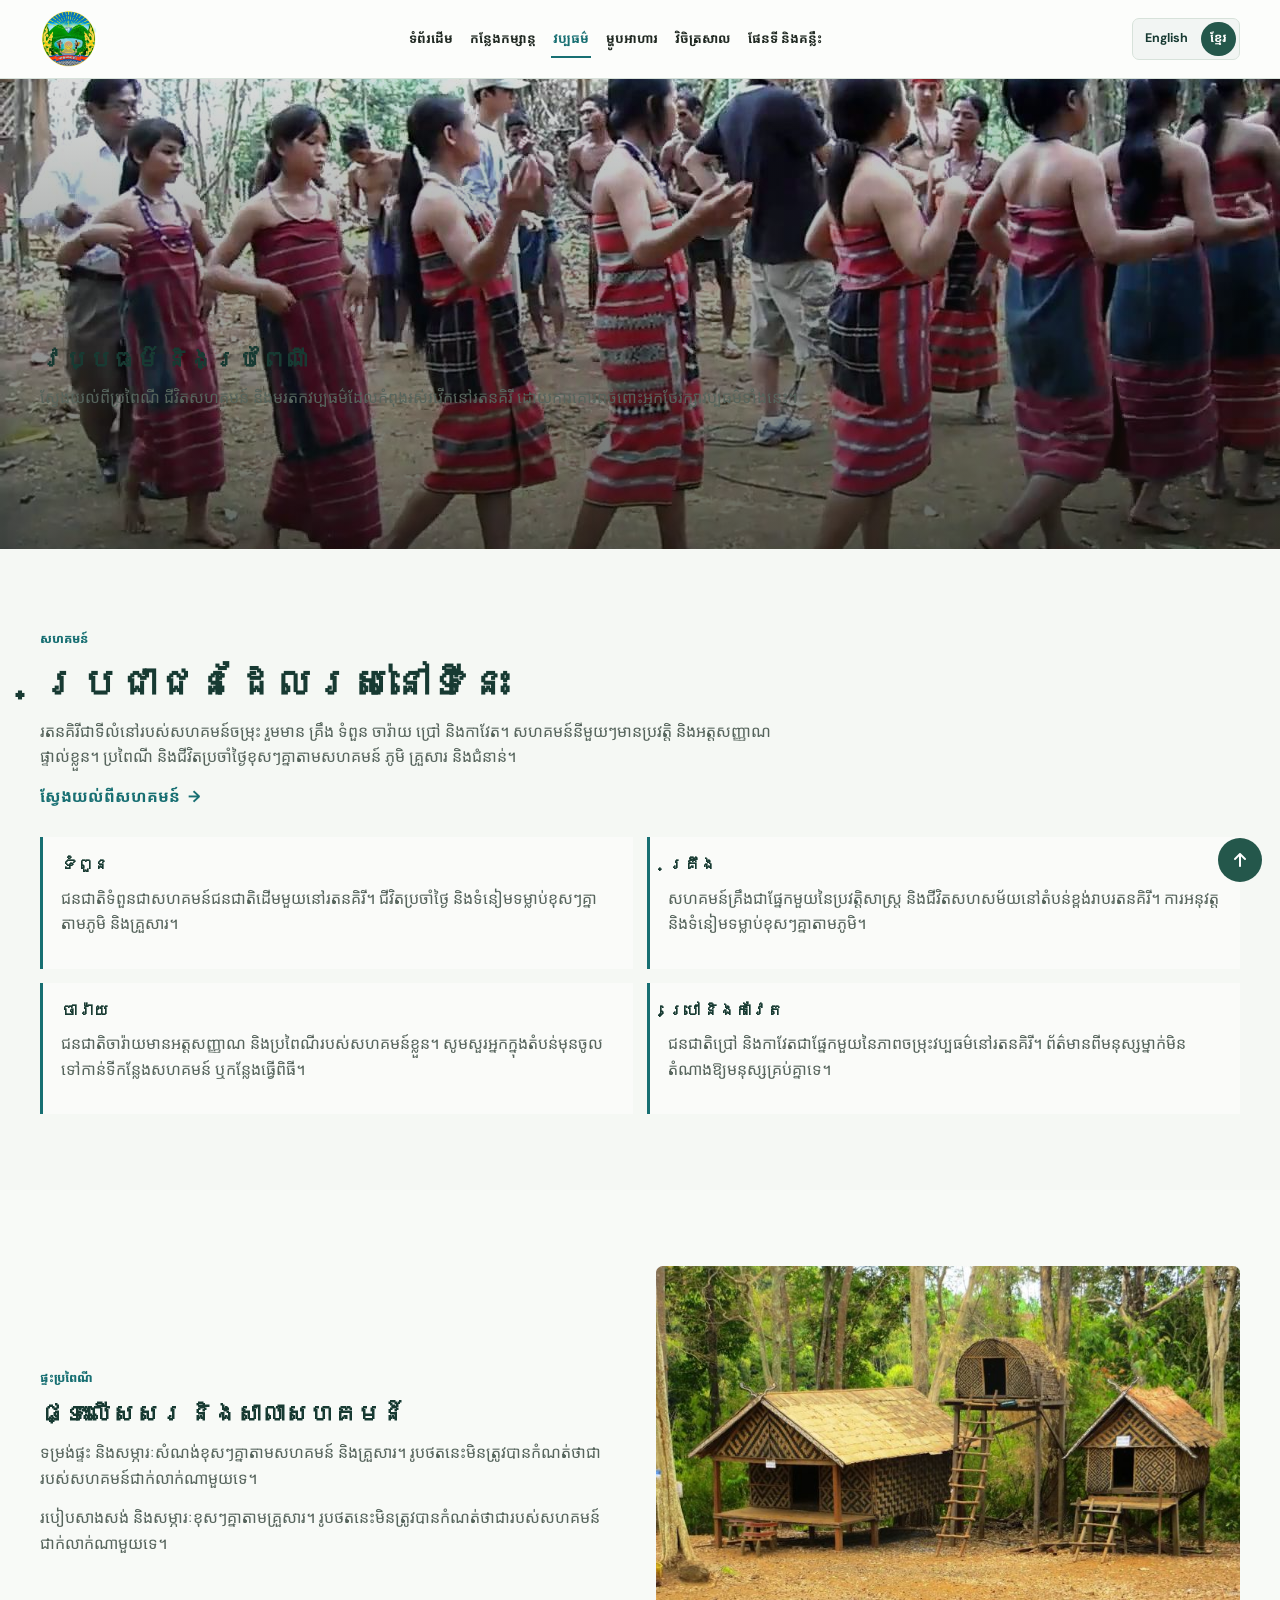
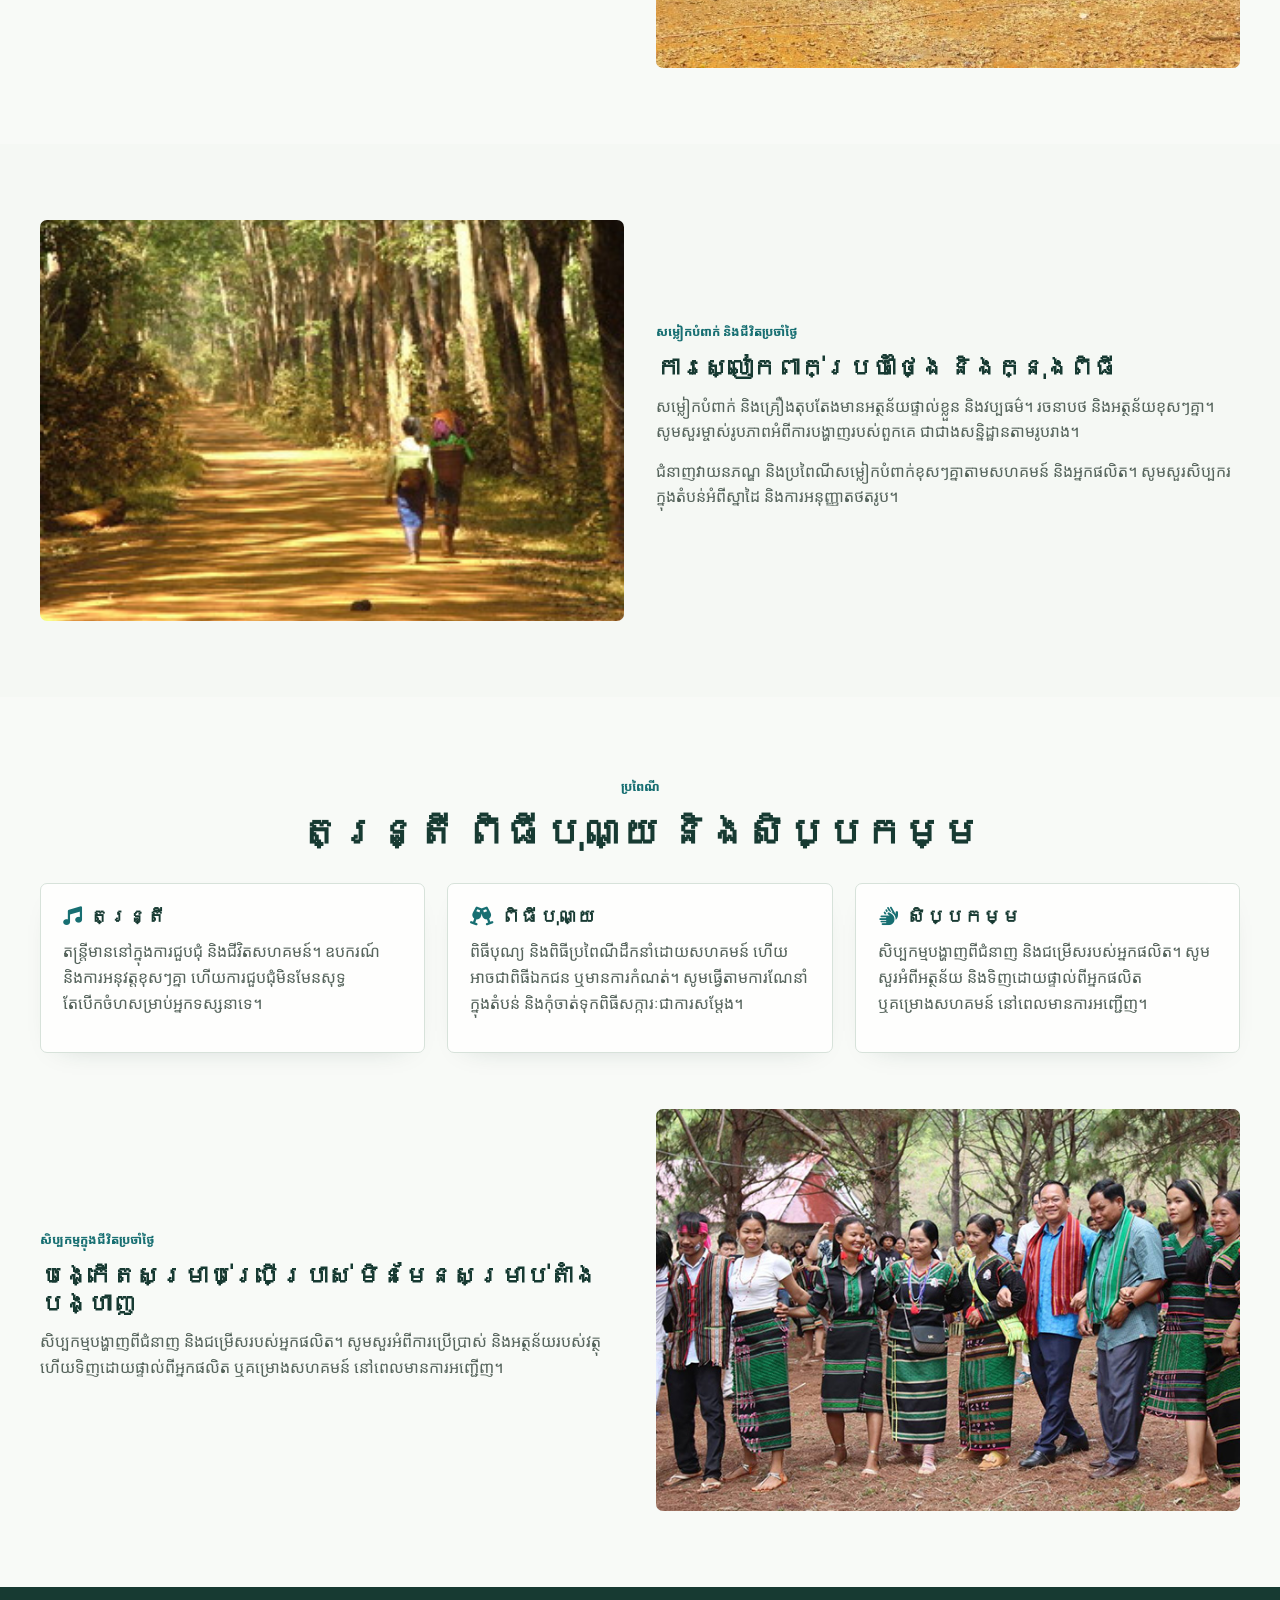
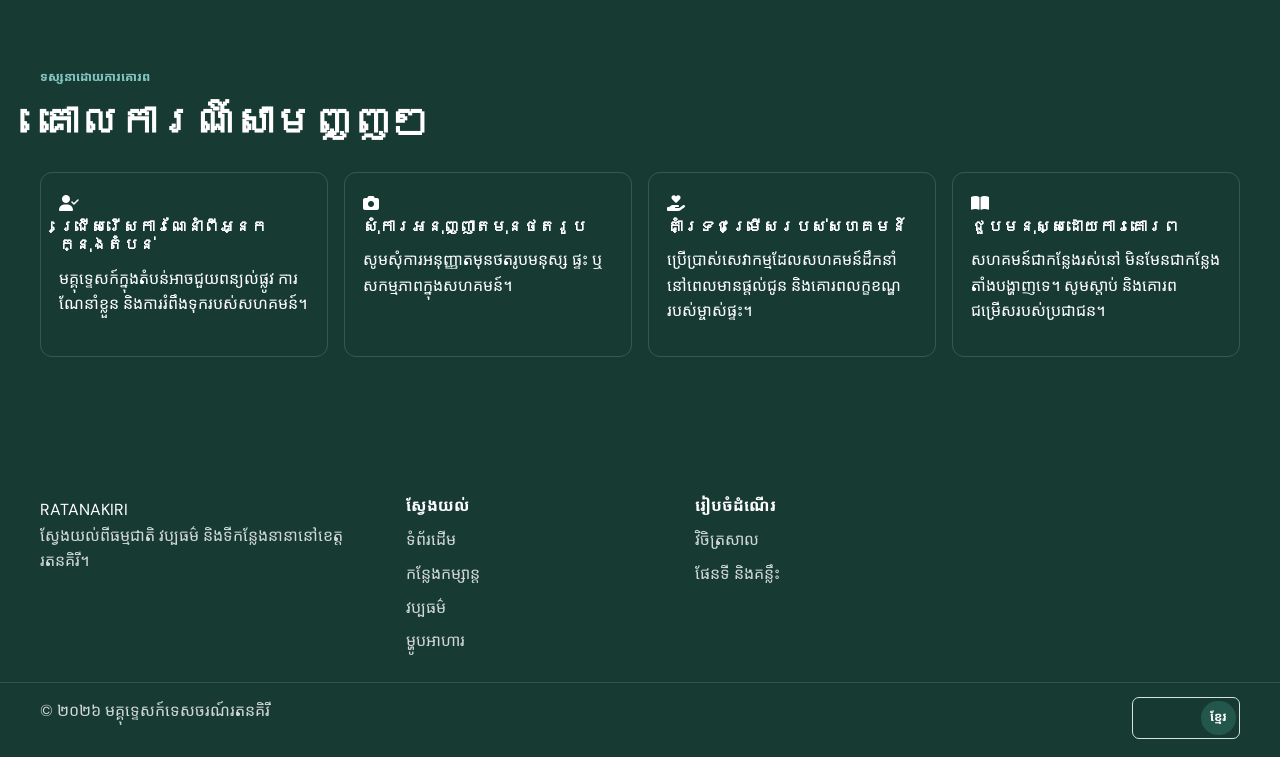
<file: pages/culture.html>
<!DOCTYPE html>
<html lang="en">

<head>
    <meta charset="UTF-8">
    <meta name="viewport" content="width=device-width, initial-scale=1.0">
    <title>Culture & Community | Ratanakiri Tourism Guide</title>
    <meta name="description" content="Indigenous communities, traditions and handicrafts of Ratanakiri, Cambodia.">
    <link rel="stylesheet" href="../css/style.css">
    <link rel="stylesheet" href="../css/theme.css">
    <link rel="stylesheet" href="https://cdnjs.cloudflare.com/ajax/libs/font-awesome/6.5.1/css/all.min.css">
</head>

<body data-page="culture">
    <header class="site-header">
        <div class="nav-wrap">
            <a href="../index.html" class="brand" aria-label="Ratanakiri home"><img src="../images/logo.png" alt=""
                    aria-hidden="true" /></a>
            <nav class="nav-links" id="navLinks" aria-label="Main navigation">
                <a href="../index.html" data-en="Home" data-km="ទំព័រដើម">Home</a>
                <a href="places.html" data-en="Places" data-km="កន្លែងកម្សាន្ត">Places</a>
                <a href="culture.html" aria-current="page" data-en="Culture" data-km="វប្បធម៌">Culture</a>
                <a href="food.html" data-en="Food" data-km="ម្ហូបអាហារ">Food</a>
                <a href="gallery.html" data-en="Gallery" data-km="វិចិត្រសាល">Gallery</a>
                <a href="map.html" data-en="Map & Tips" data-km="ផែនទី និងគន្លឹះ">Map &amp; Tips</a>
            </nav>
            <div class="nav-actions">
                <div class="language-switch" role="group" aria-label="Language">
                    <button type="button" class="lang-btn active" data-lang="en">English</button><button type="button"
                        class="lang-btn" data-lang="km">ខ្មែរ</button>
                </div>
                <button type="button" class="menu-toggle" aria-label="Open menu" aria-expanded="false"
                    aria-controls="navLinks"><i class="fa-solid fa-bars" aria-hidden="true"></i></button>
            </div>
        </div>
    </header>
    <section class="page-hero">
        <div class="hero-media"><img src="../images/dance-culture.png" alt="Traditional dance performance in Ratanakiri"
                fetchpriority="high" decoding="async"></div>
        <div class="container hero-content">
            <h1 data-i18n="culture.title">Culture &amp; Traditions</h1>
            <p class="lede" data-i18n="culture.lede">Learn about the living traditions, community life and cultural
                heritage of Ratanakiri, with respect for the people who carry them forward.</p>
        </div>
    </section>
    <section id="communities">
        <div class="container">
            <div class="section-head">
                <span class="kicker" data-i18n="culture.communities">Communities</span>
                <h2 data-i18n="culture.communitiesTitle">Who lives here</h2>
                <p data-i18n="culture.communitiesText">Ratanakiri is home to diverse communities, including Kreung,
                    Tampuan, Jarai, Brao and Kavet people. Each community has its own histories and identities.
                    Traditions and everyday life vary between communities, villages, families and generations; this page
                    is only an introduction.</p>
                <a href="#communities" class="text-link" data-en="Explore the communities"
                    data-km="ស្វែងយល់ពីសហគមន៍">Learn about Indigenous communities</a>
            </div>
            <div class="culture-list">
                <div class="culture-item">
                    <h4 data-en="Tampuan" data-km="ទំពួន">Tampuan</h4>
                    <p data-en="Tampuan people are one of Ratanakiri's Indigenous communities. Everyday life and customs vary between villages and families."
                        data-km="ជនជាតិទំពួនជាសហគមន៍ជនជាតិដើមមួយនៅរតនគិរី។ ជីវិតប្រចាំថ្ងៃ និងទំនៀមទម្លាប់ខុសៗគ្នាតាមភូមិ និងគ្រួសារ។">
                        Tampuan people are among the Indigenous communities of Ratanakiri. Community knowledge and
                        stewardship are part of the province's living heritage.</p>
                </div>
                <div class="culture-item">
                    <h4 data-en="Kreung" data-km="គ្រឹង">Kreung</h4>
                    <p data-en="Kreung communities are part of Ratanakiri's highland history and contemporary life. Practices and customs differ between villages."
                        data-km="សហគមន៍គ្រឹងជាផ្នែកមួយនៃប្រវត្តិសាស្ត្រ និងជីវិតសហសម័យនៅតំបន់ខ្ពង់រាបរតនគិរី។ ការអនុវត្ត និងទំនៀមទម្លាប់ខុសៗគ្នាតាមភូមិ។">
                        Kreung communities are part of Ratanakiri's highland history and contemporary life. Practices
                        and customs are not identical in every village.</p>
                </div>
                <div class="culture-item">
                    <h4 data-en="Jarai" data-km="ចារ៉ាយ">Jarai</h4>
                    <p data-en="Jarai people have their own community identities and traditions. Ask locally before entering community or ceremonial spaces."
                        data-km="ជនជាតិចារ៉ាយមានអត្តសញ្ញាណ និងប្រពៃណីរបស់សហគមន៍ខ្លួន។ សូមសួរអ្នកក្នុងតំបន់មុនចូលទៅកាន់ទីកន្លែងសហគមន៍ ឬកន្លែងធ្វើពិធី។">
                        Jarai people have distinct community identities and traditions. Ask locally before entering
                        community or ceremonial spaces.</p>
                </div>
                <div class="culture-item">
                    <h4 data-en="Brao & Kavet" data-km="ប្រៅ និងកាវែត">Brao &amp; Kavet</h4>
                    <p data-en="Brao and Kavet people are among the communities that contribute to Ratanakiri's cultural diversity. One person's account does not represent everyone."
                        data-km="ជនជាតិប្រៅ និងកាវែតជាផ្នែកមួយនៃភាពចម្រុះវប្បធម៌នៅរតនគិរី។ ព័ត៌មានពីមនុស្សម្នាក់មិនតំណាងឱ្យមនុស្សគ្រប់គ្នាទេ។">
                        Brao and Kavet people are among the communities that contribute to Ratanakiri's cultural
                        diversity. Do not assume that one person's account represents everyone.</p>
                </div>
            </div>
        </div>
    </section>
    <section class="section-alt">
        <div class="container">
            <div class="feature-row">
                <div>
                    <span class="kicker" data-i18n="culture.houses">Traditional houses</span>
                    <h2 data-i18n="culture.housesTitle">Stilt houses and communal halls</h2>
                    <p data-i18n="culture.housesText">House forms and materials differ across communities and
                        households. The photograph here is from the local collection; it is not attributed to a specific
                        Indigenous group.</p>
                    <p data-en="Building styles and materials differ between households. This image is not attributed to a specific community."
                        data-km="របៀបសាងសង់ និងសម្ភារៈខុសៗគ្នាតាមគ្រួសារ។ រូបថតនេះមិនត្រូវបានកំណត់ថាជារបស់សហគមន៍ជាក់លាក់ណាមួយទេ។">
                        Building styles and materials differ between households. This image is not attributed to a
                        specific community.</p>
                </div>
                <div class="feature-media">
                    <img src="../images/culture.png" alt="Raised houses with patterned walls; community not identified"
                        loading="lazy" decoding="async">
                </div>
            </div>
        </div>
    </section>
    <section>
        <div class="container">
            <div class="feature-row reverse">
                <div>
                    <span class="kicker" data-i18n="culture.clothing">Clothing & daily life</span>
                    <h2 data-i18n="culture.clothingTitle">Everyday dress, and dress for ceremony</h2>
                    <p data-i18n="culture.clothingText">Clothing and adornment are personal and culturally meaningful.
                        Styles and their significance vary; ask people how they want their clothing represented rather
                        than assigning an identity from appearance.</p>
                    <p data-en="Textile skills and clothing traditions vary between communities and makers. Ask local artisans how they describe their work and whether it may be photographed."
                        data-km="ជំនាញវាយនភណ្ឌ និងប្រពៃណីសម្លៀកបំពាក់ខុសៗគ្នាតាមសហគមន៍ និងអ្នកផលិត។ សូមសួរសិប្បករក្នុងតំបន់អំពីស្នាដៃ និងការអនុញ្ញាតថតរូប។">
                        Textile skills and clothing traditions vary between communities and makers. Ask local artisans
                        how they describe their work and whether it may be photographed.</p>
                </div>
                <div class="feature-media">
                    <img src="../images/indangeners-people.png" alt="Indigenous residents of Ratanakiri" loading="lazy"
                        decoding="async">
                </div>
            </div>
        </div>
    </section>
    <section class="section-alt">
        <div class="container">
            <div class="section-head center">
                <span class="kicker" data-i18n="culture.traditions">Traditions</span>
                <h2 data-i18n="culture.traditionsTitle">Music, festivals and crafts</h2>
            </div>
            <div class="grid grid-3">
                <div class="card">
                    <div class="card-body">
                        <h3 data-i18n="culture.music"><i class="fa-solid fa-music"></i>Music</h3>
                        <p data-i18n="culture.musicText">Music has a place in cultural gatherings and community life.
                            Instruments and practices differ, and not every gathering is open to visitors.</p>
                    </div>
                </div>
                <div class="card">
                    <div class="card-body">
                        <h3 data-i18n="culture.festivals"><i class="fa-solid fa-champagne-glasses"></i>Festivals</h3>
                        <p data-i18n="culture.festivalsText">Festivals and ceremonies are community-led and may be
                            private or restricted. Follow local guidance and do not treat sacred practices as
                            performances.</p>
                    </div>
                </div>
                <div class="card">
                    <div class="card-body">
                        <h3 data-i18n="culture.crafts"><i class="fa-solid fa-hands"></i>Crafts</h3>
                        <p data-i18n="culture.craftsText">Handicrafts reflect makers' skills and choices. Ask about an
                            item's meaning and buy directly from makers or community-led initiatives when invited.</p>
                    </div>
                </div>
            </div>
            <div class="feature-row feature-row--spaced">
                <div>
                    <span class="kicker" data-i18n="culture.craftFocus">Craft in focus</span>
                    <h2 data-i18n="culture.craftFocusTitle">Made for daily life, not for display</h2>
                    <p data-en="Handicrafts reflect the skills and choices of their makers. Ask about an item's use and meaning, and buy directly from makers or community-led initiatives when invited."
                        data-km="សិប្បកម្មបង្ហាញពីជំនាញ និងជម្រើសរបស់អ្នកផលិត។ សូមសួរអំពីការប្រើប្រាស់ និងអត្ថន័យរបស់វត្ថុ ហើយទិញដោយផ្ទាល់ពីអ្នកផលិត ឬគម្រោងសហគមន៍ នៅពេលមានការអញ្ជើញ។">
                        Handicrafts reflect the skills and choices of their makers. Ask about an item's use and meaning,
                        and buy directly from makers or community-led initiatives when invited.</p>
                </div>
                <div class="feature-media"><img src="../images/people.png"
                        alt="People at a community gathering; specific identities are not identified" loading="lazy"
                        decoding="async"></div>
            </div>
        </div>
    </section>
    <section class="band-dark">
        <div class="container">
            <div class="section-head">
                <span class="kicker" data-i18n="culture.visiting">Visiting
                    respectfully</span>
                <h2 data-i18n="culture.visitingTitle">A few guiding principles</h2>
            </div>
            <div class="reasons">
                <div class="reason">
                    <i class="fa-solid fa-user-check"></i>
                    <h4 data-en="Choose local guidance" data-km="ជ្រើសរើសការណែនាំពីអ្នកក្នុងតំបន់">Go with a local guide
                    </h4>
                    <p data-en="A local guide can help explain routes, introductions and community expectations."
                        data-km="មគ្គុទ្ទេសក៍ក្នុងតំបន់អាចជួយពន្យល់ផ្លូវ ការណែនាំខ្លួន និងការរំពឹងទុករបស់សហគមន៍។">A
                        guide from or connected to the community can properly introduce you and translate.</p>
                </div>
                <div class="reason">
                    <i class="fa-solid fa-camera"></i>
                    <h4 data-en="Ask before photographing" data-km="សុំការអនុញ្ញាតមុនថតរូប">Ask before photographing
                    </h4>
                    <p data-en="Ask permission before photographing people, homes or community activities."
                        data-km="សូមសុំការអនុញ្ញាតមុនថតរូបមនុស្ស ផ្ទះ ឬសកម្មភាពក្នុងសហគមន៍។">Always ask a person, and a
                        village elder for ceremonies, before taking photos.</p>
                </div>
                <div class="reason">
                    <i class="fa-solid fa-hand-holding-heart"></i>
                    <h4 data-en="Support community choices" data-km="គាំទ្រជម្រើសរបស់សហគមន៍">Support community tourism
                    </h4>
                    <p data-en="Use community-led services when offered, and follow the host's terms."
                        data-km="ប្រើប្រាស់សេវាកម្មដែលសហគមន៍ដឹកនាំនៅពេលមានផ្ដល់ជូន និងគោរពលក្ខខណ្ឌរបស់ម្ចាស់ផ្ទះ។">
                        Choose homestays, guides and handicraft centres run by the community itself.</p>
                </div>
                <div class="reason">
                    <i class="fa-solid fa-book-open"></i>
                    <h4 data-en="Meet people as people" data-km="ជួបមនុស្សដោយការគោរព">Come to learn, not to gawk</h4>
                    <p data-en="Communities are living places, not displays. Listen and respect people's choices."
                        data-km="សហគមន៍ជាកន្លែងរស់នៅ មិនមែនជាកន្លែងតាំងបង្ហាញទេ។ សូមស្តាប់ និងគោរពជម្រើសរបស់ប្រជាជន។">
                        These are living communities with their own lives, not a display for visitors.</p>
                </div>
            </div>
        </div>
    </section>
    <footer class="site-footer">
        <div class="container footer-grid">
            <div class="footer-brand">
                <a href="../index.html" class="brand">RATANAKIRI</a>
                <p data-i18n="footer.tagline">Discover the natural beauty, culture and places of Ratanakiri, Cambodia.
                </p>
            </div>
            <div class="footer-col">
                <h4 data-i18n="footer.explore">Explore</h4>
                <ul>
                    <li><a href="../index.html" data-en="Home" data-km="ទំព័រដើម">Home</a></li>
                    <li><a href="places.html" data-en="Places" data-km="កន្លែងកម្សាន្ត">Places</a></li>
                    <li><a href="culture.html" data-en="Culture" data-km="វប្បធម៌">Culture</a></li>
                    <li><a href="food.html" data-en="Food" data-km="ម្ហូបអាហារ">Food</a></li>
                </ul>
            </div>
            <div class="footer-col">
                <h4 data-i18n="footer.plan">Plan</h4>
                <ul>
                    <li><a href="gallery.html" data-en="Gallery" data-km="វិចិត្រសាល">Gallery</a></li>
                    <li><a href="map.html" data-en="Map & Tips" data-km="ផែនទី និងគន្លឹះ">Map &amp; Tips</a></li>
                </ul>
            </div>
        </div>
        <div class="footer-bottom">
            <div class="container footer-bottom-inner">
                <p data-i18n="footer.copy">© 2026 Ratanakiri Tourism Guide</p>
                <div class="language-switch" role="group" aria-label="Language"><button type="button"
                        class="lang-btn active" data-lang="en">English</button><button type="button" class="lang-btn"
                        data-lang="km">ខ្មែរ</button></div>
            </div>
        </div>
    </footer>
    <button class="to-top" aria-label="Scroll to top"><i class="fa-solid fa-arrow-up"></i></button>
    <script src="../js/script.js?v=20261001"></script>
</body>

</html>
</file>
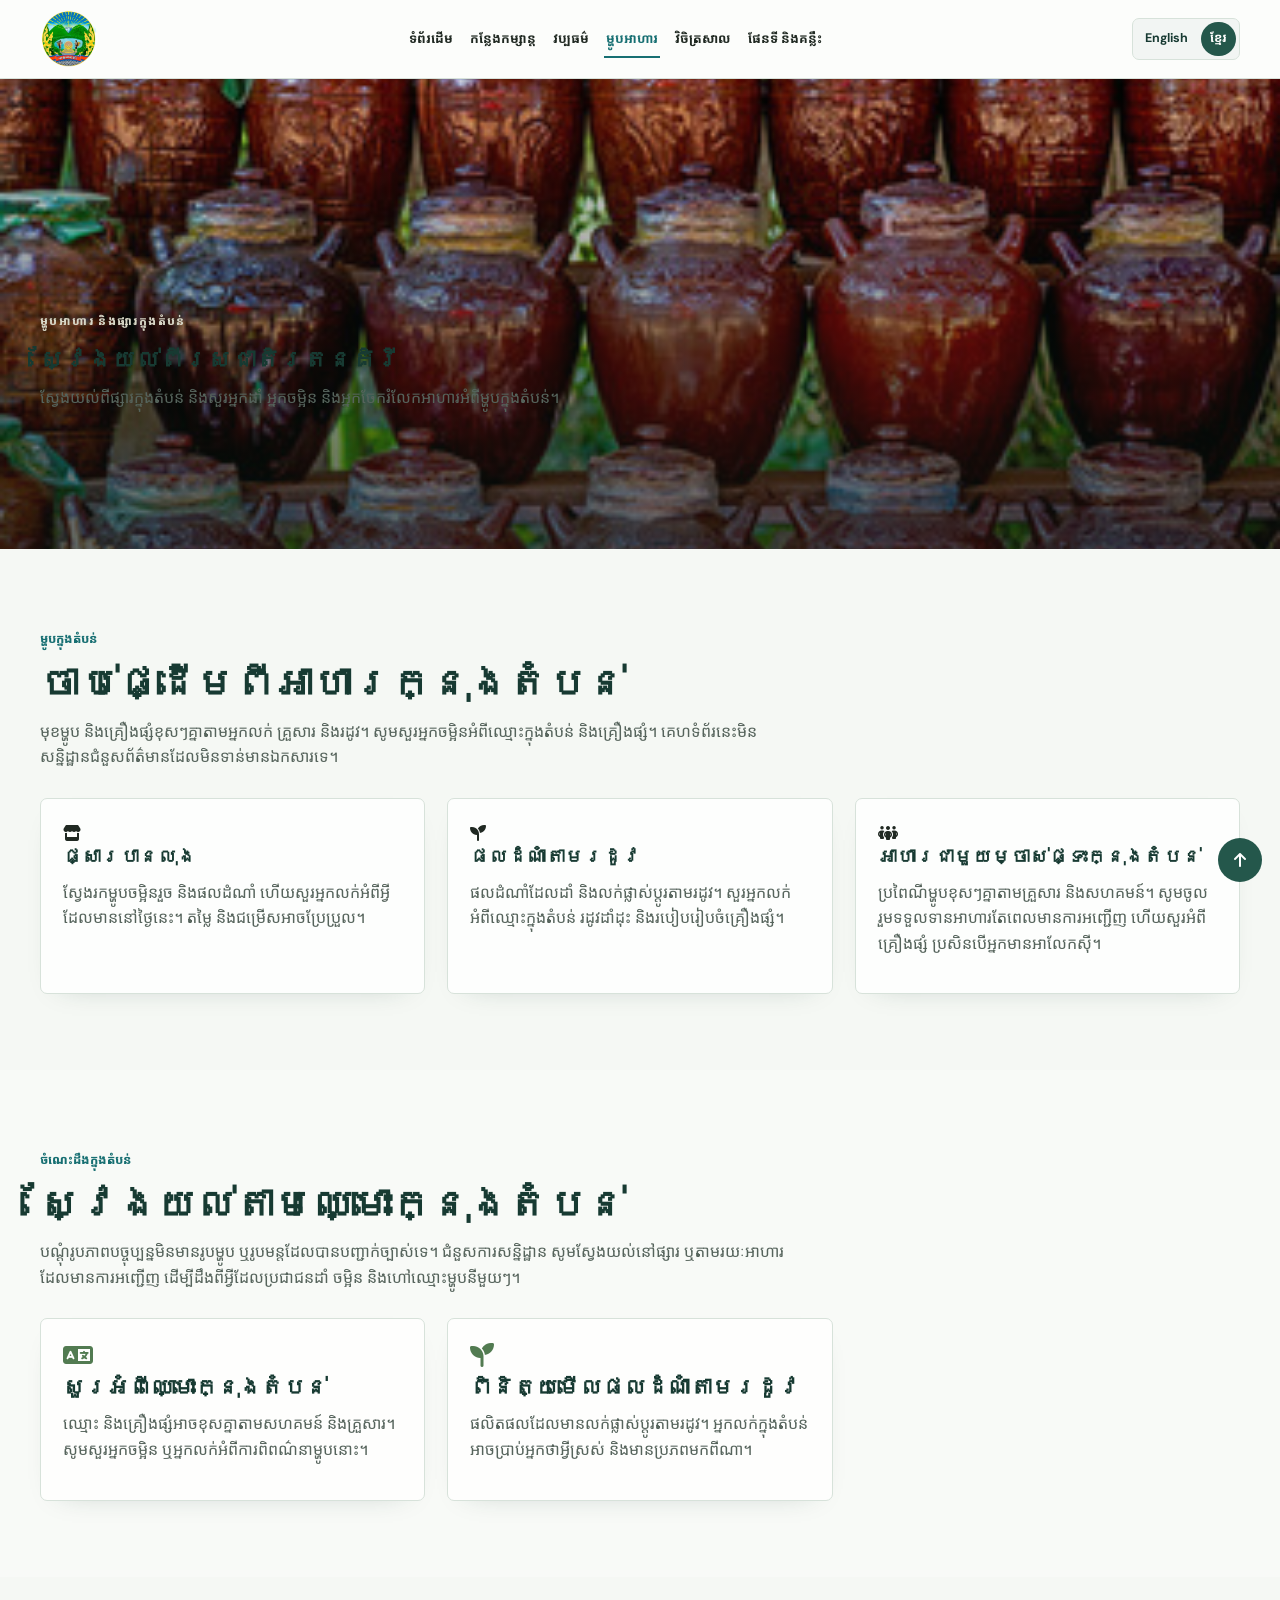
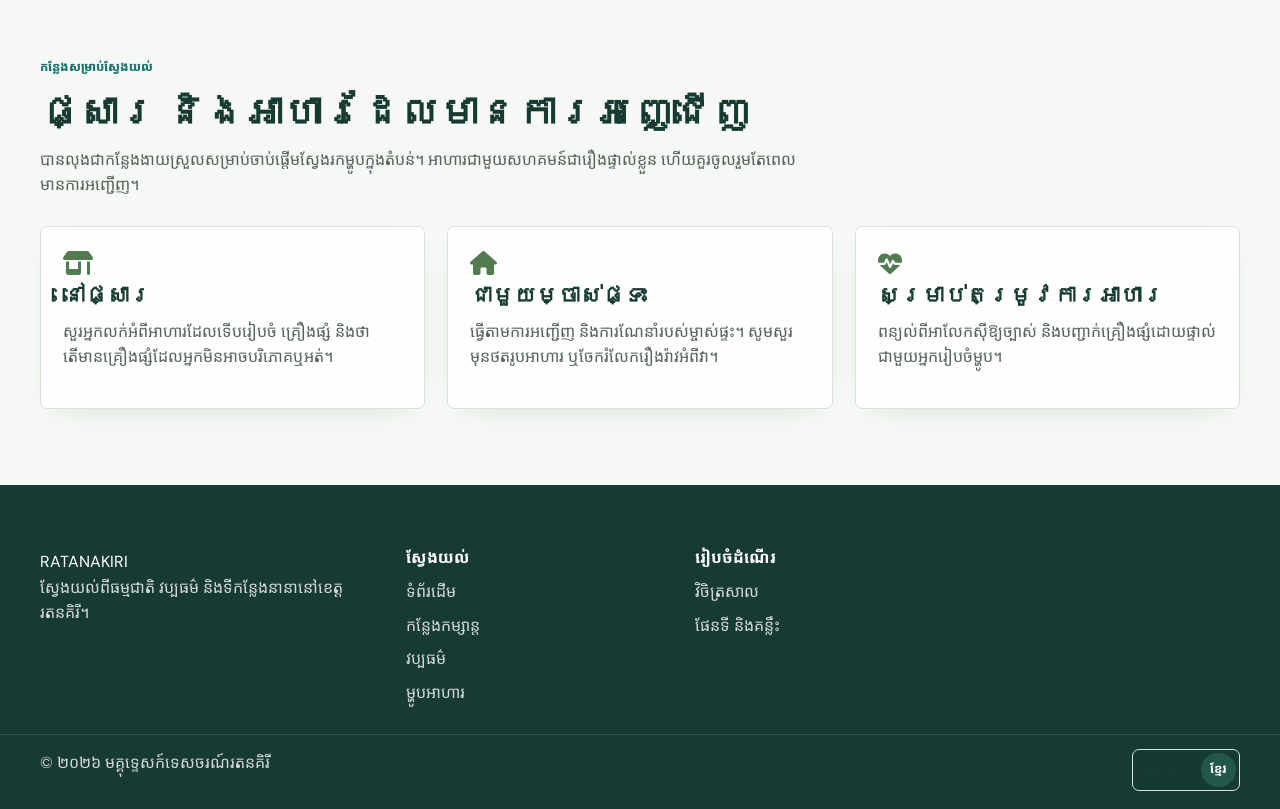
<file: pages/food.html>
<!DOCTYPE html>
<html lang="en">

<head>
    <meta charset="UTF-8">
    <meta name="viewport" content="width=device-width, initial-scale=1.0">
    <title>Taste Ratanakiri | Ratanakiri Tourism Guide</title>
    <meta name="description" content="Local food, fruit and produce of Ratanakiri Province, Cambodia.">
    <link rel="stylesheet" href="../css/style.css">
    <link rel="stylesheet" href="../css/theme.css">
    <link rel="stylesheet" href="https://cdnjs.cloudflare.com/ajax/libs/font-awesome/6.5.1/css/all.min.css">
</head>

<body data-page="food">

    <header class="site-header">
        <div class="nav-wrap">
            <a href="../index.html" class="brand" aria-label="Ratanakiri home"><img src="../images/logo.png" alt=""
                    aria-hidden="true" /></a>
            <nav class="nav-links" id="navLinks" aria-label="Main navigation">
                <a href="../index.html" data-en="Home" data-km="ទំព័រដើម">Home</a>
                <a href="places.html" data-en="Places" data-km="កន្លែងកម្សាន្ត">Places</a>
                <a href="culture.html" data-en="Culture" data-km="វប្បធម៌">Culture</a>
                <a href="food.html" aria-current="page" data-en="Food" data-km="ម្ហូបអាហារ">Food</a>
                <a href="gallery.html" data-en="Gallery" data-km="វិចិត្រសាល">Gallery</a>
                <a href="map.html" data-en="Map & Tips" data-km="ផែនទី និងគន្លឹះ">Map &amp; Tips</a>
            </nav>
            <div class="nav-actions">
                <div class="language-switch" role="group" aria-label="Language">
                    <button type="button" class="lang-btn active" data-lang="en">English</button><button type="button"
                        class="lang-btn" data-lang="km">ខ្មែរ</button>
                </div>
                <button type="button" class="menu-toggle" aria-label="Open menu" aria-expanded="false"
                    aria-controls="navLinks"><i class="fa-solid fa-bars" aria-hidden="true"></i></button>
            </div>
        </div>
    </header>

    <section class="page-hero">
        <div class="hero-media"><img src="../images/beer.png"
                alt="Ceramic jars with bamboo straws in a display; the drink is not identified" fetchpriority="high"
                decoding="async"></div>
        <div class="container hero-content">
            <p class="eyebrow" data-en="Food & local markets" data-km="ម្ហូបអាហារ និងផ្សារក្នុងតំបន់">Food &amp; local
                markets</p>
            <h1 data-en="Taste Ratanakiri" data-km="ស្វែងយល់ពីរសជាតិរតនគិរី">Taste Ratanakiri</h1>
            <p class="lede"
                data-en="Explore local markets and learn about food from the people who grow, prepare and share it."
                data-km="ស្វែងយល់ពីផ្សារក្នុងតំបន់ និងសួរអ្នកដាំ អ្នកចម្អិន និងអ្នកចែករំលែកអាហារអំពីម្ហូបក្នុងតំបន់។">
                Explore local markets and learn about food from the people who grow, prepare and share it.</p>
        </div>
    </section>
    <section>
        <div class="container">
            <div class="section-head">
                <span class="kicker" data-en="Local food" data-km="ម្ហូបក្នុងតំបន់">Local food</span>
                <h2 data-en="Start with what is local" data-km="ចាប់ផ្ដើមពីអាហារក្នុងតំបន់">Start with what is local
                </h2>
                <p data-en="Menus and ingredients change by seller, household and season. Ask the person preparing a dish for its local name and ingredients; this site does not guess where details are not documented."
                    data-km="មុខម្ហូប និងគ្រឿងផ្សំខុសៗគ្នាតាមអ្នកលក់ គ្រួសារ និងរដូវ។ សូមសួរអ្នកចម្អិនអំពីឈ្មោះក្នុងតំបន់ និងគ្រឿងផ្សំ។ គេហទំព័រនេះមិនសន្និដ្ឋានជំនួសព័ត៌មានដែលមិនទាន់មានឯកសារទេ។">
                    Menus and ingredients change by seller, household and season. Ask the person preparing a dish for
                    its local name and ingredients; this site does not guess where details are not documented.</p>
            </div>
            <div class="grid grid-3">
                <article class="food-card">
                    <div class="card-body"><i class="fa-solid fa-store" aria-hidden="true"></i>
                        <h3 data-en="Banlung market" data-km="ផ្សារបានលុង">Banlung market</h3>
                        <p data-en="Browse cooked food and produce, and ask vendors what is available today. Prices and selection vary."
                            data-km="ស្វែងរកម្ហូបចម្អិនរួច និងផលដំណាំ ហើយសួរអ្នកលក់អំពីអ្វីដែលមាននៅថ្ងៃនេះ។ តម្លៃ និងជម្រើសអាចប្រែប្រួល។">
                            Browse cooked food and produce, and ask vendors what is available today. Prices and
                            selection vary.</p>
                    </div>
                </article>
                <article class="food-card">
                    <div class="card-body"><i class="fa-solid fa-seedling" aria-hidden="true"></i>
                        <h3 data-en="Seasonal produce" data-km="ផលដំណាំតាមរដូវ">Seasonal produce</h3>
                        <p data-en="What is grown and sold changes through the year. Ask sellers for local names, growing seasons and how an ingredient is prepared."
                            data-km="ផលដំណាំដែលដាំ និងលក់ផ្លាស់ប្ដូរតាមរដូវ។ សួរអ្នកលក់អំពីឈ្មោះក្នុងតំបន់ រដូវដាំដុះ និងរបៀបរៀបចំគ្រឿងផ្សំ។">
                            What is grown and sold changes through the year. Ask sellers for local names, growing
                            seasons and how an ingredient is prepared.</p>
                    </div>
                </article>
                <article class="food-card">
                    <div class="card-body"><i class="fa-solid fa-people-group" aria-hidden="true"></i>
                        <h3 data-en="Meals with local hosts" data-km="អាហារជាមួយម្ចាស់ផ្ទះក្នុងតំបន់">Meals with local
                            hosts</h3>
                        <p data-en="Food traditions differ between households and communities. Join a meal only by invitation, and ask about ingredients if you have allergies."
                            data-km="ប្រពៃណីម្ហូបខុសៗគ្នាតាមគ្រួសារ និងសហគមន៍។ សូមចូលរួមទទួលទានអាហារតែពេលមានការអញ្ជើញ ហើយសួរអំពីគ្រឿងផ្សំ ប្រសិនបើអ្នកមានអាលែកស៊ី។">
                            Food traditions differ between households and communities. Join a meal only by invitation,
                            and ask about ingredients if you have allergies.</p>
                    </div>
                </article>
            </div>
        </div>
    </section>
    <section class="section-alt">
        <div class="container">
            <div class="section-head">
                <span class="kicker" data-en="Local knowledge" data-km="ចំណេះដឹងក្នុងតំបន់">Local knowledge</span>
                <h2 data-en="Let local names lead" data-km="ស្វែងយល់តាមឈ្មោះក្នុងតំបន់">Let local names lead</h2>
                <p data-en="The current project collection does not include verified dish photos or recipes. Rather than guess, use a market visit or an invited meal to learn what people grow, cook and call each dish."
                    data-km="បណ្ដុំរូបភាពបច្ចុប្បន្នមិនមានរូបម្ហូប ឬរូបមន្តដែលបានបញ្ជាក់ច្បាស់ទេ។ ជំនួសការសន្និដ្ឋាន សូមស្វែងយល់នៅផ្សារ ឬតាមរយៈអាហារដែលមានការអញ្ជើញ ដើម្បីដឹងពីអ្វីដែលប្រជាជនដាំ ចម្អិន និងហៅឈ្មោះម្ហូបនីមួយៗ។">
                    The current project collection does not include verified dish photos or recipes. Rather than guess,
                    use a market visit or an invited meal to learn what people grow, cook and call each dish.</p>
            </div>
            <div class="info-grid">
                <article class="info-card"><i class="fa-solid fa-language" aria-hidden="true"></i>
                    <h3 data-en="Ask for the local name" data-km="សួរអំពីឈ្មោះក្នុងតំបន់">Ask for the local name</h3>
                    <p data-en="Names and ingredients can vary between communities and households. Ask the cook or vendor how they describe a dish."
                        data-km="ឈ្មោះ និងគ្រឿងផ្សំអាចខុសគ្នាតាមសហគមន៍ និងគ្រួសារ។ សូមសួរអ្នកចម្អិន ឬអ្នកលក់អំពីការពិពណ៌នាម្ហូបនោះ។">
                        Names and ingredients can vary between communities and households. Ask the cook or vendor how
                        they describe a dish.</p>
                </article>
                <article class="info-card"><i class="fa-solid fa-seedling" aria-hidden="true"></i>
                    <h3 data-en="Check what is in season" data-km="ពិនិត្យមើលផលដំណាំតាមរដូវ">Check what is in season
                    </h3>
                    <p data-en="Availability changes throughout the year. Local sellers can tell you what is fresh and where it comes from."
                        data-km="ផលិតផលដែលមានលក់ផ្លាស់ប្ដូរតាមរដូវ។ អ្នកលក់ក្នុងតំបន់អាចប្រាប់អ្នកថាអ្វីស្រស់ និងមានប្រភពមកពីណា។">
                        Availability changes throughout the year. Local sellers can tell you what is fresh and where it
                        comes from.</p>
                </article>
            </div>
        </div>
    </section>
    <section>
        <div class="container">
            <div class="section-head">
                <span class="kicker" data-en="Where to explore" data-km="កន្លែងសម្រាប់ស្វែងយល់">Where to explore</span>
                <h2 data-en="Markets and invited meals" data-km="ផ្សារ និងអាហារដែលមានការអញ្ជើញ">Markets and invited
                    meals</h2>
                <p data-en="Banlung is a practical place to begin exploring local food. Community meals are personal and should be joined only by invitation."
                    data-km="បានលុងជាកន្លែងងាយស្រួលសម្រាប់ចាប់ផ្ដើមស្វែងរកម្ហូបក្នុងតំបន់។ អាហារជាមួយសហគមន៍ជារឿងផ្ទាល់ខ្លួន ហើយគួរចូលរួមតែពេលមានការអញ្ជើញ។">
                    Banlung is a practical place to begin exploring local food. Community meals are personal and should
                    be joined only by invitation.</p>
            </div>
            <div class="info-grid">
                <article class="info-card"><i class="fa-solid fa-shop" aria-hidden="true"></i>
                    <h3 data-en="At a market" data-km="នៅផ្សារ">At a market</h3>
                    <p data-en="Ask vendors what is freshly prepared, what ingredients are used and whether a dish contains anything you avoid."
                        data-km="សួរអ្នកលក់អំពីអាហារដែលទើបរៀបចំ គ្រឿងផ្សំ និងថាតើមានគ្រឿងផ្សំដែលអ្នកមិនអាចបរិភោគឬអត់។">
                        Ask vendors what is freshly prepared, what ingredients are used and whether a dish contains
                        anything you avoid.</p>
                </article>
                <article class="info-card"><i class="fa-solid fa-house" aria-hidden="true"></i>
                    <h3 data-en="With a host" data-km="ជាមួយម្ចាស់ផ្ទះ">With a host</h3>
                    <p data-en="Follow your host's invitation and guidance. Ask before photographing a meal or sharing a story about it."
                        data-km="ធ្វើតាមការអញ្ជើញ និងការណែនាំរបស់ម្ចាស់ផ្ទះ។ សូមសួរមុនថតរូបអាហារ ឬចែករំលែករឿងរ៉ាវអំពីវា។">
                        Follow your host's invitation and guidance. Ask before photographing a meal or sharing a story
                        about it.</p>
                </article>
                <article class="info-card"><i class="fa-solid fa-heart-pulse" aria-hidden="true"></i>
                    <h3 data-en="For dietary needs" data-km="សម្រាប់តម្រូវការអាហារ">For dietary needs</h3>
                    <p data-en="Explain allergies clearly and confirm ingredients directly with the person preparing your food."
                        data-km="ពន្យល់ពីអាលែកស៊ីឱ្យច្បាស់ និងបញ្ជាក់គ្រឿងផ្សំដោយផ្ទាល់ជាមួយអ្នករៀបចំម្ហូប។">Explain
                        allergies clearly and confirm ingredients directly with the person preparing your food.</p>
                </article>
            </div>
        </div>
    </section>
    <footer class="site-footer">
        <div class="container footer-grid">
            <div class="footer-brand">
                <a href="../index.html" class="brand">RATANAKIRI</a>
                <p data-i18n="footer.tagline">Discover the natural beauty, culture and places of Ratanakiri, Cambodia.
                </p>
            </div>
            <div class="footer-col">
                <h4 data-i18n="footer.explore">Explore</h4>
                <ul>
                    <li><a href="../index.html" data-en="Home" data-km="ទំព័រដើម">Home</a></li>
                    <li><a href="places.html" data-en="Places" data-km="កន្លែងកម្សាន្ត">Places</a></li>
                    <li><a href="culture.html" data-en="Culture" data-km="វប្បធម៌">Culture</a></li>
                    <li><a href="food.html" data-en="Food" data-km="ម្ហូបអាហារ">Food</a></li>
                </ul>
            </div>
            <div class="footer-col">
                <h4 data-i18n="footer.plan">Plan</h4>
                <ul>
                    <li><a href="gallery.html" data-en="Gallery" data-km="វិចិត្រសាល">Gallery</a></li>
                    <li><a href="map.html" data-en="Map & Tips" data-km="ផែនទី និងគន្លឹះ">Map &amp; Tips</a></li>
                </ul>
            </div>
        </div>
        <div class="footer-bottom">
            <div class="container footer-bottom-inner">
                <p data-i18n="footer.copy">© 2026 Ratanakiri Tourism Guide</p>
                <div class="language-switch" role="group" aria-label="Language"><button type="button"
                        class="lang-btn active" data-lang="en">English</button><button type="button" class="lang-btn"
                        data-lang="km">ខ្មែរ</button></div>
            </div>
        </div>
    </footer>
    <button class="to-top" aria-label="Scroll to top"><i class="fa-solid fa-arrow-up"></i></button>
    <script src="../js/script.js?v=20261001"></script>
</body>

</html>
</file>
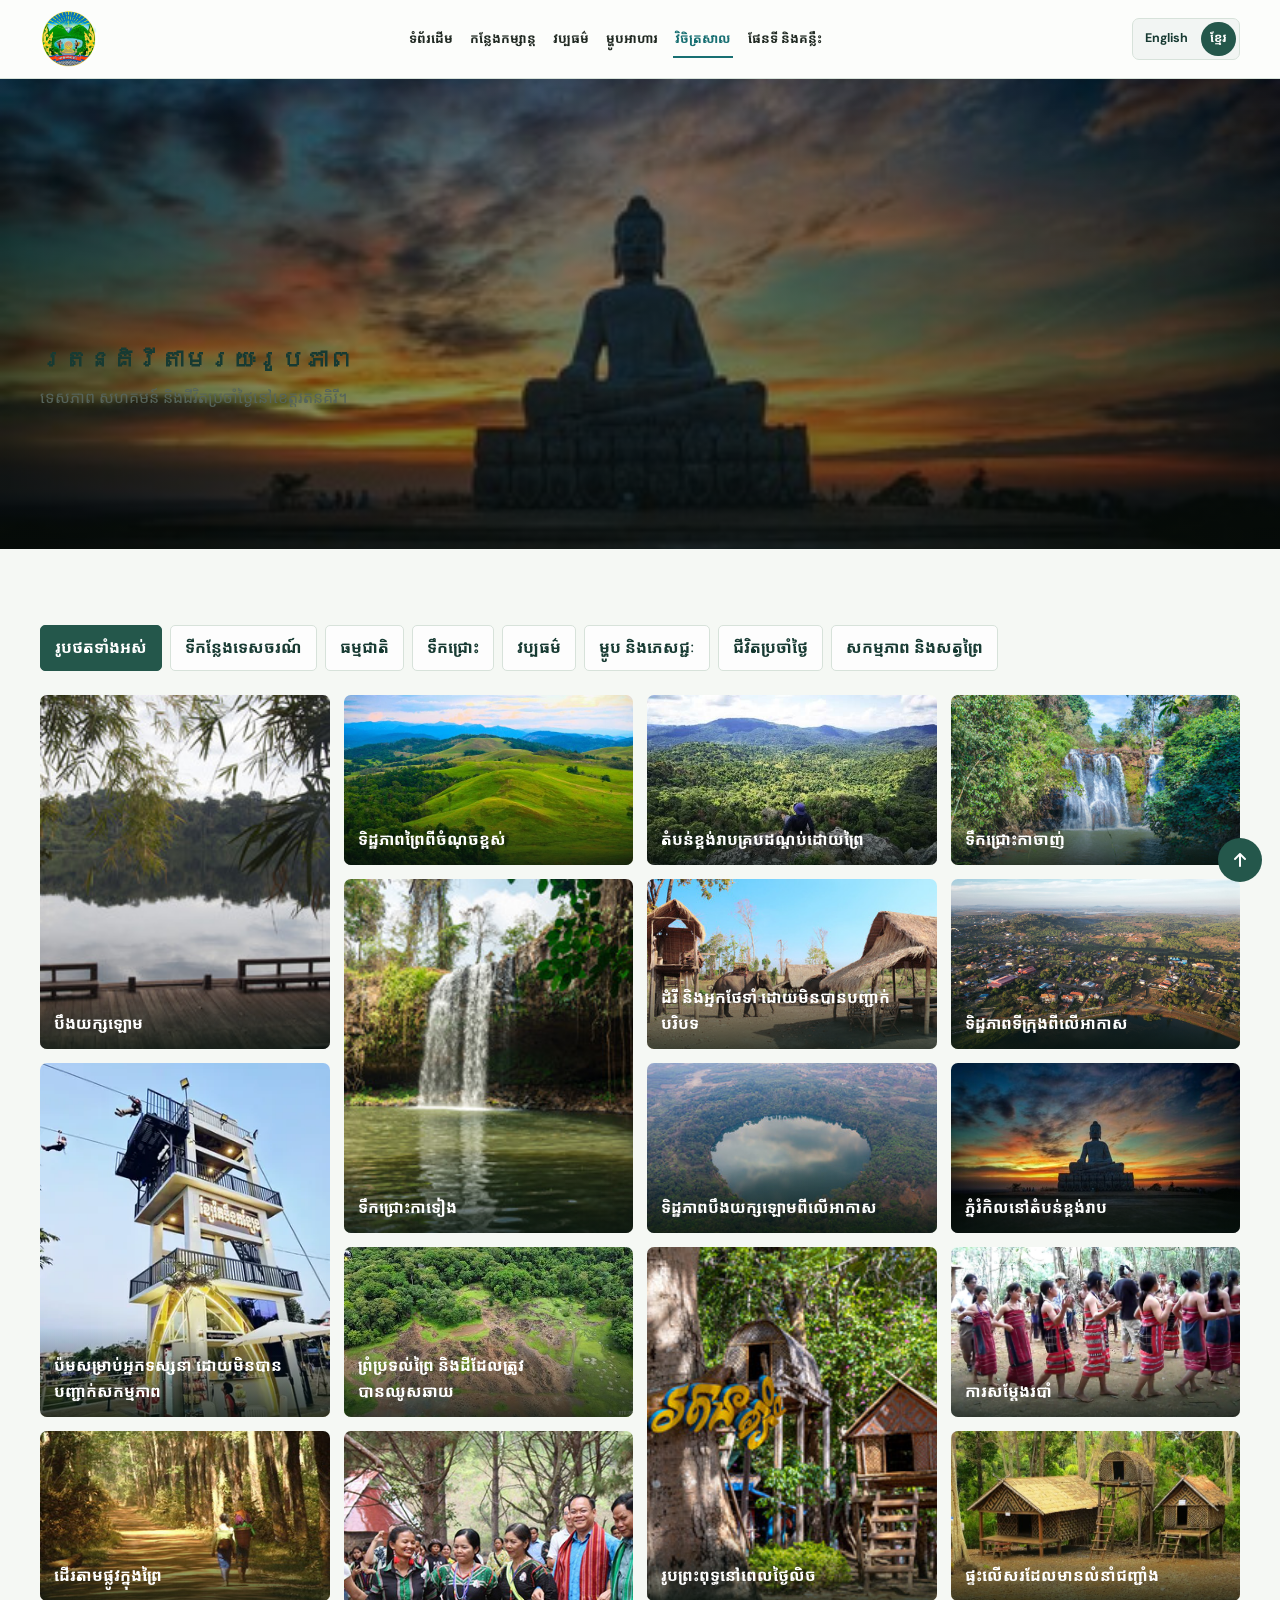
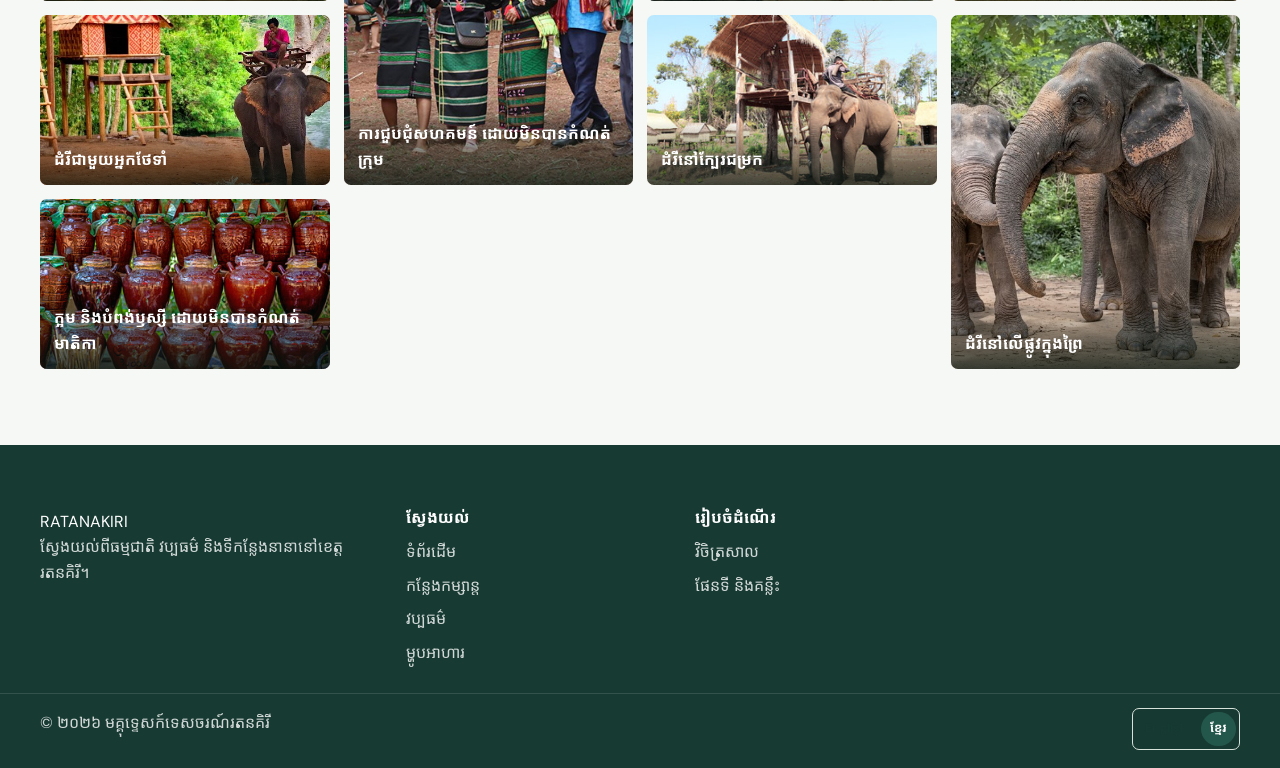
<file: pages/gallery.html>
<!DOCTYPE html>
<html lang="en">

<head>
  <meta charset="UTF-8">
  <meta name="viewport" content="width=device-width, initial-scale=1.0">
  <title>Gallery | Ratanakiri Tourism Guide</title>
  <meta name="description" content="Photographs of Ratanakiri Province, Cambodia.">
  <link rel="stylesheet" href="../css/style.css">
  <link rel="stylesheet" href="../css/theme.css">
  <link rel="stylesheet" href="https://cdnjs.cloudflare.com/ajax/libs/font-awesome/6.5.1/css/all.min.css">
</head>

<body data-page="gallery">
  <header class="site-header">
    <div class="nav-wrap">
      <a href="../index.html" class="brand" aria-label="Ratanakiri home"><img src="../images/logo.png" alt=""
          aria-hidden="true" /></a>
      <nav class="nav-links" id="navLinks" aria-label="Main navigation">
        <a href="../index.html" data-en="Home" data-km="ទំព័រដើម">Home</a>
        <a href="places.html" data-en="Places" data-km="កន្លែងកម្សាន្ត">Places</a>
        <a href="culture.html" data-en="Culture" data-km="វប្បធម៌">Culture</a>
        <a href="food.html" data-en="Food" data-km="ម្ហូបអាហារ">Food</a>
        <a href="gallery.html" aria-current="page" data-en="Gallery" data-km="វិចិត្រសាល">Gallery</a>
        <a href="map.html" data-en="Map & Tips" data-km="ផែនទី និងគន្លឹះ">Map &amp; Tips</a>
      </nav>
      <div class="nav-actions">
        <div class="language-switch" role="group" aria-label="Language">
          <button type="button" class="lang-btn active" data-lang="en">English</button><button type="button"
            class="lang-btn" data-lang="km">ខ្មែរ</button>
        </div>
        <button type="button" class="menu-toggle" aria-label="Open menu" aria-expanded="false"
          aria-controls="navLinks"><i class="fa-solid fa-bars" aria-hidden="true"></i></button>
      </div>
    </div>
  </header>
  <section class="page-hero">
    <div class="hero-media"><img src="../images/svay-mountain.png" alt="Highland landscape in Ratanakiri"
        fetchpriority="high" decoding="async"></div>
    <div class="container hero-content">
      <h1 data-i18n="gallery.title">Ratanakiri in Pictures</h1>
      <p class="lede" data-i18n="gallery.lede">Landscapes, communities and everyday life in Ratanakiri.</p>
    </div>
  </section>
  <section>
    <div class="container">
      <div class="filter-row">
        <button class="filter-pill active" data-filter="all" data-en="All photos" data-km="រូបថតទាំងអស់">All</button>
        <button class="filter-pill" data-filter="places" data-en="Tourist places"
          data-km="ទីកន្លែងទេសចរណ៍">Places</button>
        <button class="filter-pill" data-filter="nature" data-en="Nature" data-km="ធម្មជាតិ">Nature</button>
        <button class="filter-pill" data-filter="waterfalls" data-en="Waterfalls" data-km="ទឹកជ្រោះ">Waterfalls</button>
        <button class="filter-pill" data-filter="culture" data-en="Culture" data-km="វប្បធម៌">Culture</button>
        <button class="filter-pill" data-filter="food" data-en="Food & drink" data-km="ម្ហូប និងភេសជ្ជៈ">Food</button>
        <button class="filter-pill" data-filter="daily-life" data-en="Daily life" data-km="ជីវិតប្រចាំថ្ងៃ">Daily
          life</button>
        <button class="filter-pill" data-filter="activities" data-en="Activities & wildlife"
          data-km="សកម្មភាព និងសត្វព្រៃ">Activities</button>
      </div>
      <div class="gallery-grid">
        <figure class="gallery-item" data-category="places"><img src="../images/yeaklaom-lake.png"
            alt="Yeak Laom Lake viewed from a wooden lakeside platform" loading="lazy" decoding="async">
          <figcaption data-en="Yeak Laom Lake" data-km="បឹងយក្សឡោម">Yeak Laom Lake</figcaption>
        </figure>
        <figure class="gallery-item" data-category="nature"><img src="../images/vireakchey.png"
            alt="Traveler looking over forested hills from a rocky viewpoint" loading="lazy" decoding="async">
          <figcaption data-en="Forest viewpoint" data-km="ទិដ្ឋភាពព្រៃពីចំណុចខ្ពស់">Forest viewpoint</figcaption>
        </figure>
        <figure class="gallery-item" data-category="nature"><img src="../images/vireakchey2.png"
            alt="Forested highlands seen from a rocky ridge" loading="lazy" decoding="async">
          <figcaption data-en="Forested highlands" data-km="តំបន់ខ្ពង់រាបគ្របដណ្ដប់ដោយព្រៃ">Forested highlands
          </figcaption>
        </figure>
        <figure class="gallery-item" data-category="waterfalls"><img src="../images/kachanh-waterfall.png"
            alt="Waterfall surrounded by green forest" loading="lazy" decoding="async">
          <figcaption data-en="Kachanh Waterfall" data-km="ទឹកជ្រោះកាចាញ់">Kachanh Waterfall</figcaption>
        </figure>
        <figure class="gallery-item" data-category="waterfalls"><img src="../images/kateang-waterfall.png"
            alt="Waterfall dropping into a forest pool" loading="lazy" decoding="async">
          <figcaption data-en="Ka Tieng Waterfall" data-km="ទឹកជ្រោះកាទៀង">Ka Tieng Waterfall</figcaption>
        </figure>
        <figure class="gallery-item" data-category="activities"><img src="../images/place-near-kateang-waterfall.png"
            alt="Elephant with a handler near a raised wooden structure; location and context are not confirmed"
            loading="lazy" decoding="async">
          <figcaption data-en="Elephant and handler; context not identified"
            data-km="ដំរី និងអ្នកថែទាំ ដោយមិនបានបញ្ជាក់បរិបទ">Elephant and handler; context not identified</figcaption>
        </figure>
        <figure class="gallery-item" data-category="places"><img src="../images/kanseng-lake.png"
            alt="Aerial townscape beside a body of water; exact viewpoint not identified" loading="lazy"
            decoding="async">
          <figcaption data-en="Aerial townscape" data-km="ទិដ្ឋភាពទីក្រុងពីលើអាកាស">Aerial townscape</figcaption>
        </figure>
        <figure class="gallery-item" data-category="activities"><img src="../images/kanseng-rog.png"
            alt="Visitor tower with overhead cables; activity and location not confirmed" loading="lazy"
            decoding="async">
          <figcaption data-en="Visitor tower; activity not identified"
            data-km="ប៉មសម្រាប់អ្នកទស្សនា ដោយមិនបានបញ្ជាក់សកម្មភាព">Visitor tower; activity not identified</figcaption>
        </figure>
        <figure class="gallery-item" data-category="places"><img src="../images/yeaklaom.png"
            alt="Aerial view of the forest-ringed Yeak Laom crater lake" loading="lazy" decoding="async">
          <figcaption data-en="Yeak Laom from above" data-km="ទិដ្ឋភាពបឹងយក្សឡោមពីលើអាកាស">Yeak Laom from above
          </figcaption>
        </figure>
        <figure class="gallery-item" data-category="nature"><img src="../images/svay-mountain.png"
            alt="Rolling green hills and distant mountain ridges" loading="lazy" decoding="async">
          <figcaption data-en="Rolling highland hills" data-km="ភ្នំរំកិលនៅតំបន់ខ្ពង់រាប">Rolling highland hills
          </figcaption>
        </figure>
        <figure class="gallery-item" data-category="nature"><img src="../images/thmorda.png"
            alt="Forest canopy beside cleared land; exact location is not identified" loading="lazy" decoding="async">
          <figcaption data-en="Forest edge and cleared land" data-km="ព្រំប្រទល់ព្រៃ និងដីដែលត្រូវបានឈូសឆាយ">Forest edge
            and cleared land</figcaption>
        </figure>
        <figure class="gallery-item" data-category="places"><img src="../images/house-in-yeaklaom.png"
            alt="Seated Buddha statue silhouetted against a sunset; location not identified" loading="lazy"
            decoding="async">
          <figcaption data-en="Buddha statue at sunset" data-km="រូបព្រះពុទ្ធនៅពេលថ្ងៃលិច">Buddha statue at sunset
          </figcaption>
        </figure>
        <figure class="gallery-item" data-category="culture"><img src="../images/dance-culture.png"
            alt="Group performing a dance in a forest setting; specific community not identified" loading="lazy"
            decoding="async">
          <figcaption data-en="Dance performance" data-km="ការសម្ដែងរបាំ">Dance performance</figcaption>
        </figure>
        <figure class="gallery-item" data-category="daily-life"><img src="../images/indangeners-people.png"
            alt="Two people walking along a forest path" loading="lazy" decoding="async">
          <figcaption data-en="Walking a forest path" data-km="ដើរតាមផ្លូវក្នុងព្រៃ">Walking a forest path</figcaption>
        </figure>
        <figure class="gallery-item" data-category="culture"><img src="../images/people.png"
            alt="People wearing patterned garments at a gathering; community not identified" loading="lazy"
            decoding="async">
          <figcaption data-en="Community gathering; group not identified" data-km="ការជួបជុំសហគមន៍ ដោយមិនបានកំណត់ក្រុម">
            Community gathering; group not identified</figcaption>
        </figure>
        <figure class="gallery-item" data-category="culture"><img src="../images/culture.png"
            alt="Raised houses with patterned walls among trees; community not identified" loading="lazy"
            decoding="async">
          <figcaption data-en="Raised houses with patterned walls" data-km="ផ្ទះលើសរដែលមានលំនាំជញ្ជាំង">Raised houses
            with patterned walls</figcaption>
        </figure>
        <figure class="gallery-item" data-category="activities"><img src="../images/elephan-yeaklaom.png"
            alt="Elephant with a handler beside a raised house; location not confirmed" loading="lazy" decoding="async">
          <figcaption data-en="Elephant with a handler" data-km="ដំរីជាមួយអ្នកថែទាំ">Elephant with a handler
          </figcaption>
        </figure>
        <figure class="gallery-item" data-category="activities"><img src="../images/elephan.png"
            alt="Elephant standing beside a raised wooden shelter" loading="lazy" decoding="async">
          <figcaption data-en="Elephant beside a shelter" data-km="ដំរីនៅក្បែរជម្រក">Elephant beside a shelter
          </figcaption>
        </figure>
        <figure class="gallery-item" data-category="activities"><img src="../images/elephan2.png"
            alt="Two elephants standing on a forest path" loading="lazy" decoding="async">
          <figcaption data-en="Elephants on a forest path" data-km="ដំរីនៅលើផ្លូវក្នុងព្រៃ">Elephants on a forest path
          </figcaption>
        </figure>
        <figure class="gallery-item" data-category="food"><img src="../images/beer.png"
            alt="Ceramic jars and bamboo straws; contents and context are not identified" loading="lazy"
            decoding="async">
          <figcaption data-en="Ceramic jars and bamboo straws; contents not identified"
            data-km="ក្អម និងបំពង់ឫស្សី ដោយមិនបានកំណត់មាតិកា">Ceramic jars and bamboo straws; contents not identified
          </figcaption>
        </figure>
      </div>
    </div>
  </section>
  <div class="lightbox" role="dialog" aria-modal="true" aria-label="Photo viewer" aria-hidden="true">
    <button class="lightbox-close" aria-label="Close"><i class="fa-solid fa-xmark"></i></button>
    <button class="lightbox-nav prev" aria-label="Previous image"><i class="fa-solid fa-chevron-left"></i></button>
    <div>
      <img alt="Selected gallery photograph">
      <p class="lightbox-cap"></p>
    </div>
    <button class="lightbox-nav next" aria-label="Next image"><i class="fa-solid fa-chevron-right"></i></button>
  </div>
  <footer class="site-footer">
    <div class="container footer-grid">
      <div class="footer-brand">
        <a href="../index.html" class="brand">RATANAKIRI</a>
        <p data-i18n="footer.tagline">Discover the natural beauty, culture and places of Ratanakiri, Cambodia.</p>
      </div>
      <div class="footer-col">
        <h4 data-i18n="footer.explore">Explore</h4>
        <ul>
          <li><a href="../index.html" data-en="Home" data-km="ទំព័រដើម">Home</a></li>
          <li><a href="places.html" data-en="Places" data-km="កន្លែងកម្សាន្ត">Places</a></li>
          <li><a href="culture.html" data-en="Culture" data-km="វប្បធម៌">Culture</a></li>
          <li><a href="food.html" data-en="Food" data-km="ម្ហូបអាហារ">Food</a></li>
        </ul>
      </div>
      <div class="footer-col">
        <h4 data-i18n="footer.plan">Plan</h4>
        <ul>
          <li><a href="gallery.html" data-en="Gallery" data-km="វិចិត្រសាល">Gallery</a></li>
          <li><a href="map.html" data-en="Map & Tips" data-km="ផែនទី និងគន្លឹះ">Map &amp; Tips</a></li>
        </ul>
      </div>
    </div>
    <div class="footer-bottom">
      <div class="container footer-bottom-inner">
        <p data-i18n="footer.copy">© 2026 Ratanakiri Tourism Guide</p>
        <div class="language-switch" role="group" aria-label="Language"><button type="button" class="lang-btn active"
            data-lang="en">English</button><button type="button" class="lang-btn" data-lang="km">ខ្មែរ</button></div>
      </div>
    </div>
  </footer>
  <button class="to-top" aria-label="Scroll to top"><i class="fa-solid fa-arrow-up"></i></button>
  <script src="../js/script.js?v=20261001"></script>
</body>

</html>
</file>
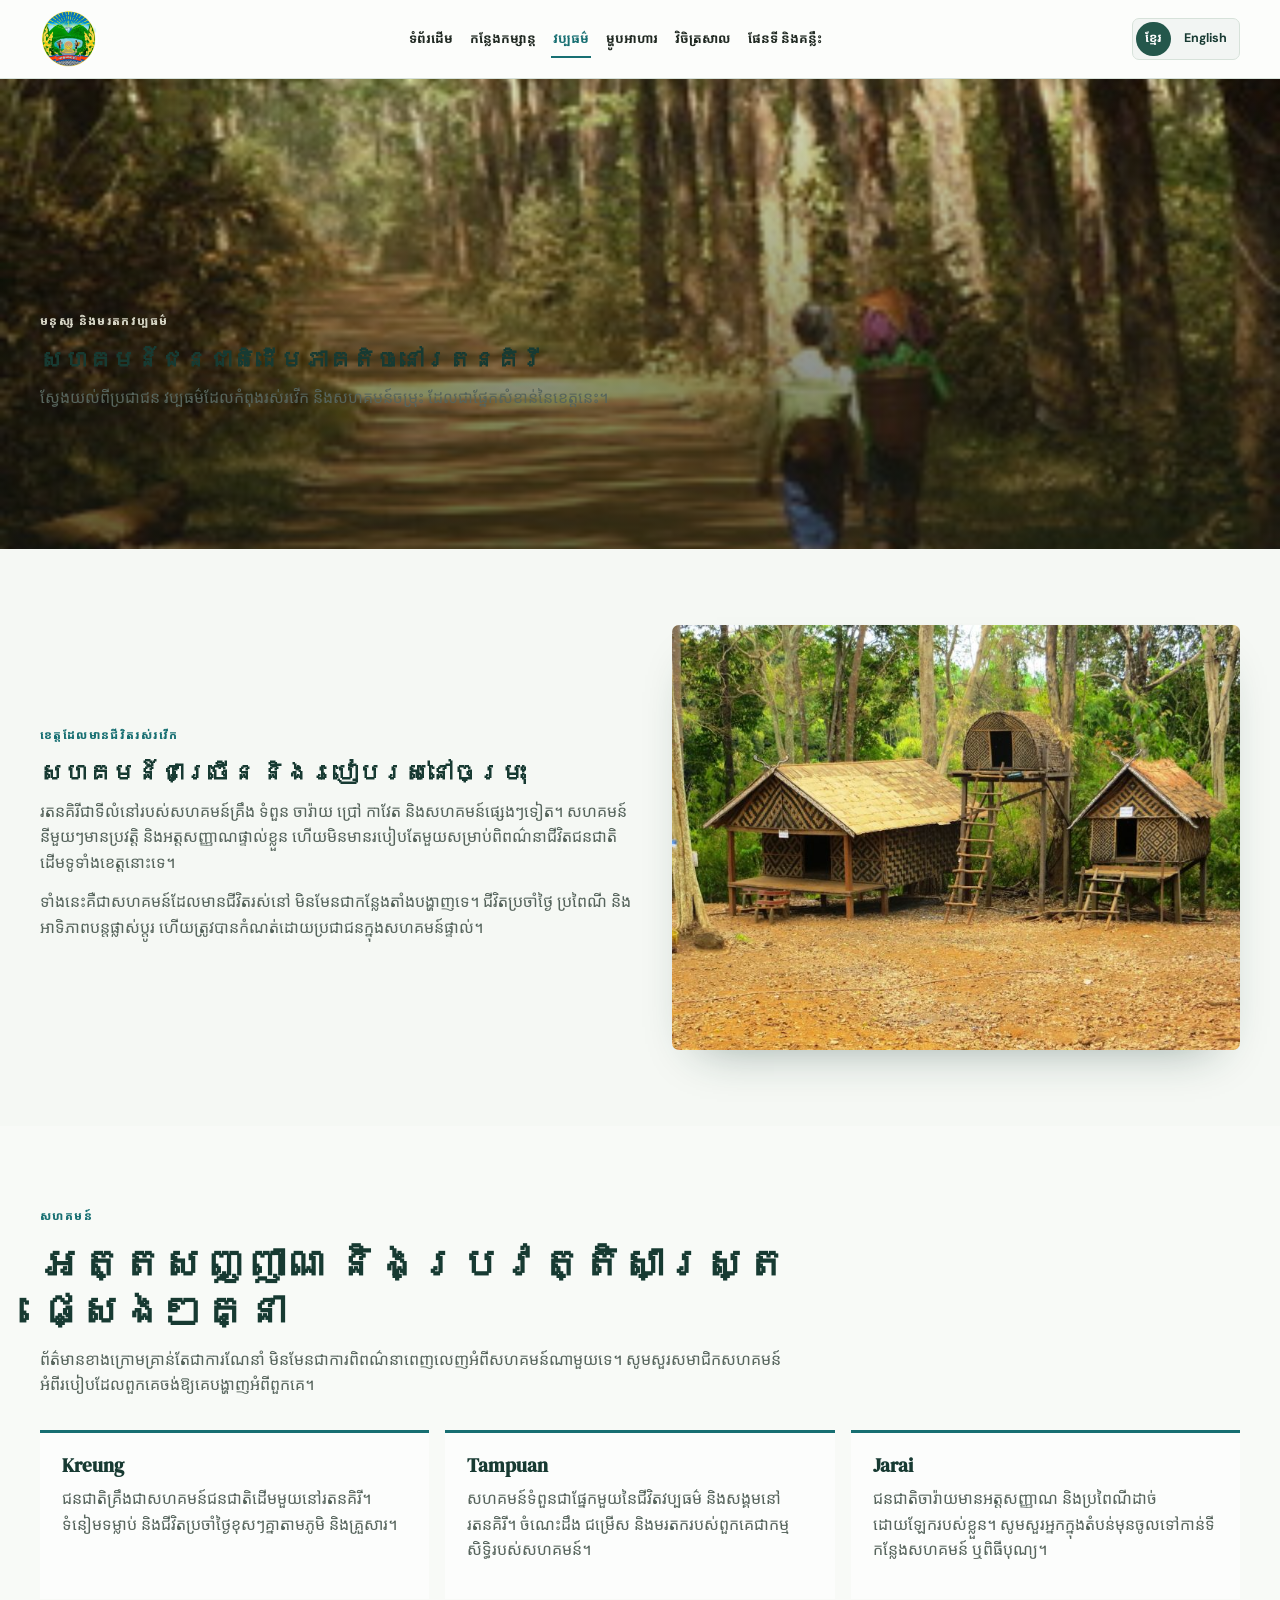
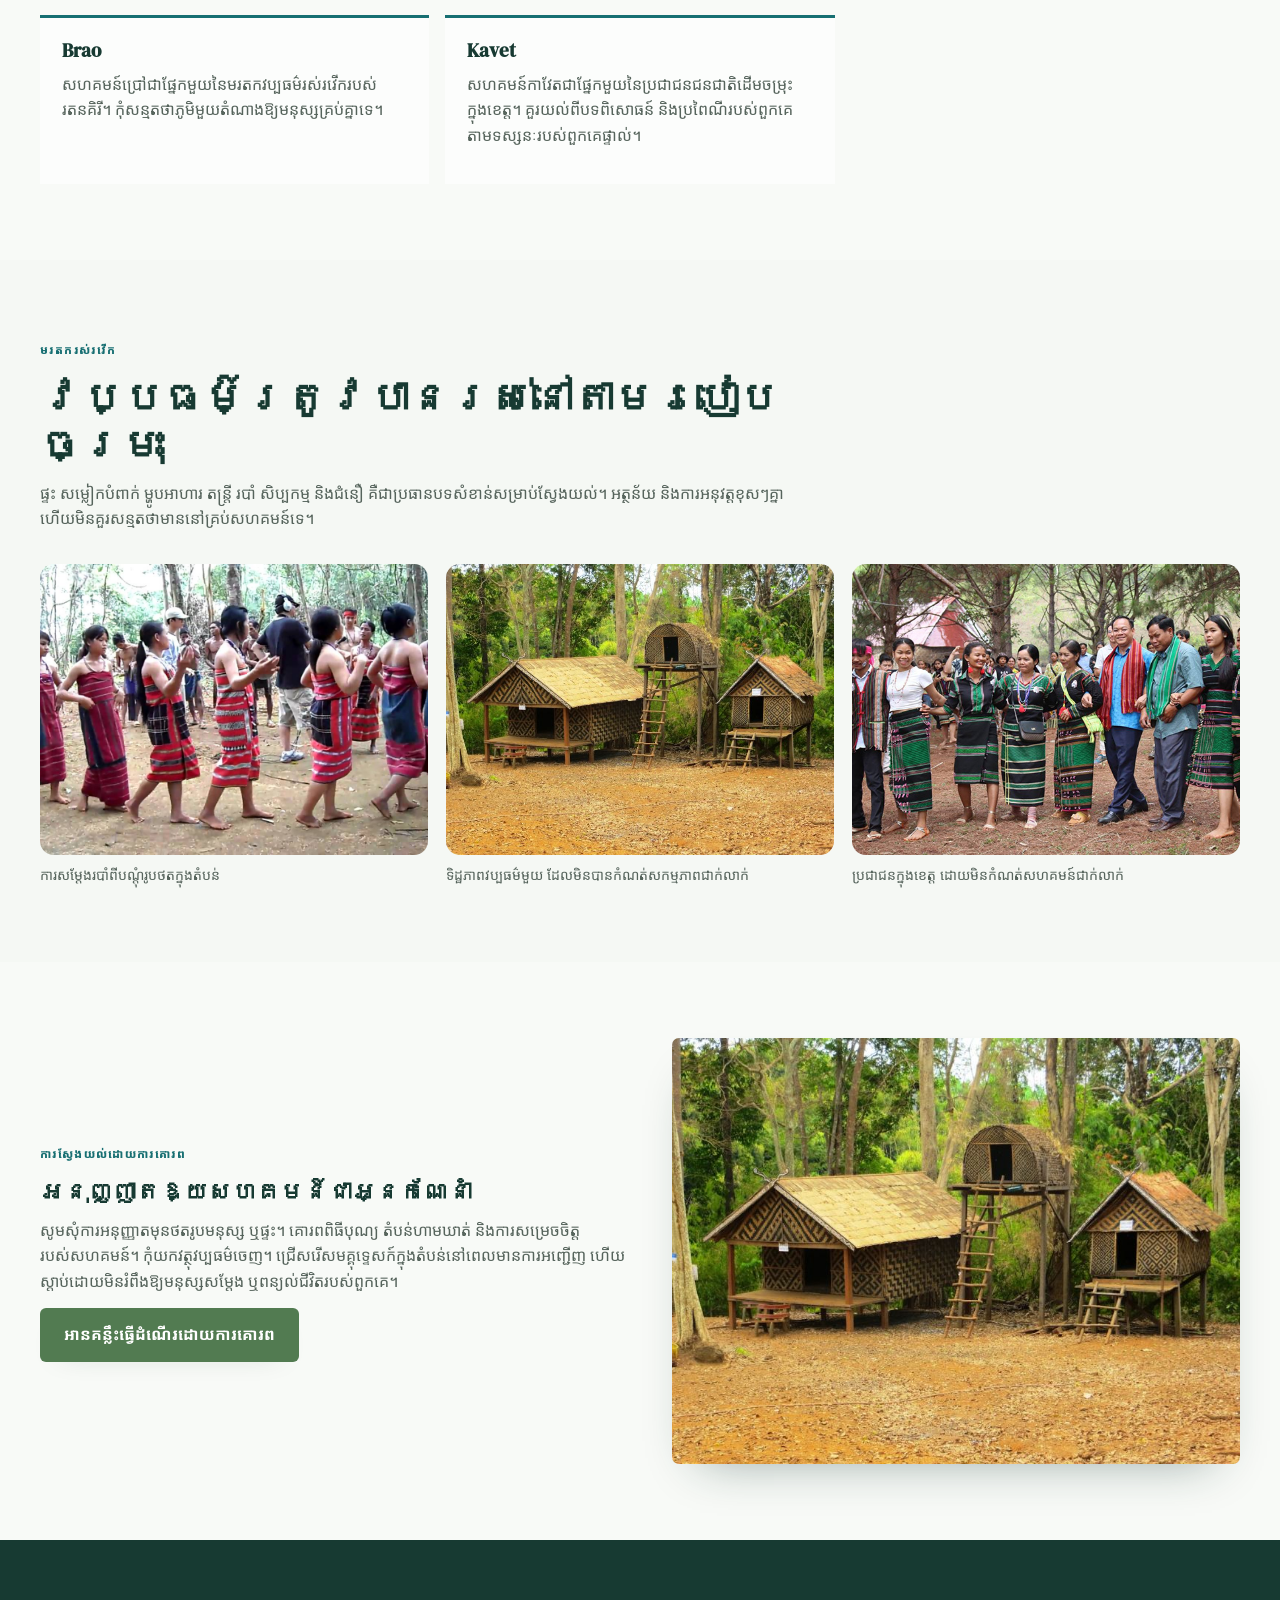
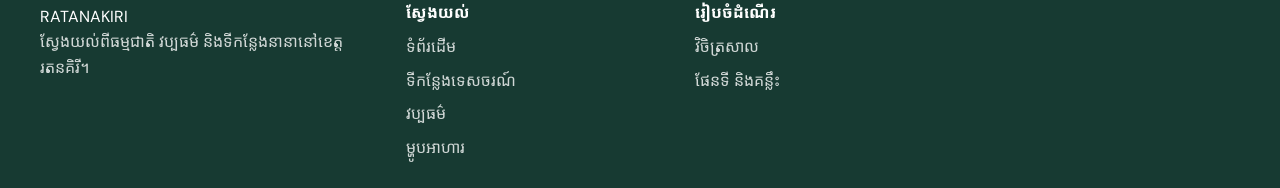
<file: pages/indigenous.html>
<!DOCTYPE html>
<html lang="km">

<head>
  <meta charset="UTF-8" />
  <meta name="viewport" content="width=device-width, initial-scale=1.0" />
  <title>Indigenous Communities | Discover Ratanakiri</title>
  <meta name="description"
    content="A respectful introduction to the Indigenous communities and living heritage of Ratanakiri Province." />
  <link rel="stylesheet" href="../css/style.css" />
  <link rel="stylesheet" href="../css/theme.css" />
  <link rel="stylesheet" href="https://cdnjs.cloudflare.com/ajax/libs/font-awesome/6.5.1/css/all.min.css" />
</head>

<body data-page="indigenous">
  <header class="site-header">
    <div class="nav-wrap">
      <a href="../index.html" class="brand" aria-label="Ratanakiri home"><img src="../images/logo.png" alt=""
          aria-hidden="true" /></a>
      <nav class="nav-links" id="navLinks" aria-label="Main navigation">
        <a href="../index.html" data-en="Home" data-km="ទំព័រដើម">ទំព័រដើម</a>
        <a href="places.html" data-en="Places" data-km="កន្លែងកម្សាន្ត">កន្លែងកម្សាន្ត</a>
        <a href="culture.html" aria-current="page" data-en="Culture" data-km="វប្បធម៌">វប្បធម៌</a>
        <a href="food.html" data-en="Food" data-km="ម្ហូបអាហារ">ម្ហូបអាហារ</a>
        <a href="gallery.html" data-en="Gallery" data-km="វិចិត្រសាល">វិចិត្រសាល</a>
        <a href="map.html" data-en="Map & Tips" data-km="ផែនទី និងគន្លឹះ">ផែនទី និងគន្លឹះ</a>
      </nav>
      <div class="nav-actions">
        <div class="language-switch" role="group" aria-label="Language switch">
          <button type="button" class="lang-btn" data-lang="km">ខ្មែរ</button>
          <button type="button" class="lang-btn" data-lang="en">English</button>
        </div>
        <button type="button" class="menu-toggle" aria-label="Open main menu" aria-expanded="false"
          aria-controls="navLinks">☰</button>
      </div>
    </div>
  </header>
  <main>
    <section class="page-hero">
      <div class="hero-media"><img src="../images/indangeners-people.png"
          alt="Two people walking along a forest path; location not identified" fetchpriority="high" decoding="async" />
      </div>
      <div class="container hero-content">
        <p class="eyebrow" data-en="People & Heritage" data-km="មនុស្ស និងមរតកវប្បធម៌">មនុស្ស និងមរតកវប្បធម៌</p>
        <h1 data-en="Indigenous Communities of Ratanakiri" data-km="សហគមន៍ជនជាតិដើមភាគតិចនៅរតនគិរី">
          សហគមន៍ជនជាតិដើមភាគតិចនៅរតនគិរី</h1>
        <p class="lede"
          data-en="Learn about the people, living cultures and distinct communities that are an essential part of the province."
          data-km="ស្វែងយល់ពីប្រជាជន វប្បធម៌ដែលកំពុងរស់រវើក និងសហគមន៍ចម្រុះ ដែលជាផ្នែកសំខាន់នៃខេត្តនេះ។">
          ស្វែងយល់ពីប្រជាជន វប្បធម៌ដែលកំពុងរស់រវើក និងសហគមន៍ចម្រុះ ដែលជាផ្នែកសំខាន់នៃខេត្តនេះ។</p>
      </div>
    </section>
    <section>
      <div class="container split-layout">
        <div class="split-copy">
          <span class="section-tag" data-en="A living province"
            data-km="ខេត្តដែលមានជីវិតរស់រវើក">ខេត្តដែលមានជីវិតរស់រវើក</span>
          <h2 data-en="Many communities, many ways of life" data-km="សហគមន៍ជាច្រើន និងរបៀបរស់នៅចម្រុះ">សហគមន៍ជាច្រើន
            និងរបៀបរស់នៅចម្រុះ</h2>
          <p data-en="Ratanakiri is home to Kreung, Tampuan, Jarai, Brao, Kavet and other communities. Each has its own histories and identities; there is no single way to describe Indigenous life across the province."
            data-km="រតនគិរីជាទីលំនៅរបស់សហគមន៍គ្រឹង ទំពួន ចារ៉ាយ ប្រៅ កាវែត និងសហគមន៍ផ្សេងៗទៀត។ សហគមន៍នីមួយៗមានប្រវត្តិ និងអត្តសញ្ញាណផ្ទាល់ខ្លួន ហើយមិនមានរបៀបតែមួយសម្រាប់ពិពណ៌នាជីវិតជនជាតិដើមទូទាំងខេត្តនោះទេ។">
            រតនគិរីជាទីលំនៅរបស់សហគមន៍គ្រឹង ទំពួន ចារ៉ាយ ប្រៅ កាវែត និងសហគមន៍ផ្សេងៗទៀត។ សហគមន៍នីមួយៗមានប្រវត្តិ
            និងអត្តសញ្ញាណផ្ទាល់ខ្លួន ហើយមិនមានរបៀបតែមួយសម្រាប់ពិពណ៌នាជីវិតជនជាតិដើមទូទាំងខេត្តនោះទេ។</p>
          <p data-en="These are living communities, not exhibits. Everyday life, traditions and priorities continue to change and are shaped by the people themselves."
            data-km="ទាំងនេះគឺជាសហគមន៍ដែលមានជីវិតរស់នៅ មិនមែនជាកន្លែងតាំងបង្ហាញទេ។ ជីវិតប្រចាំថ្ងៃ ប្រពៃណី និងអាទិភាពបន្តផ្លាស់ប្តូរ ហើយត្រូវបានកំណត់ដោយប្រជាជនក្នុងសហគមន៍ផ្ទាល់។">
            ទាំងនេះគឺជាសហគមន៍ដែលមានជីវិតរស់នៅ មិនមែនជាកន្លែងតាំងបង្ហាញទេ។ ជីវិតប្រចាំថ្ងៃ ប្រពៃណី
            និងអាទិភាពបន្តផ្លាស់ប្តូរ ហើយត្រូវបានកំណត់ដោយប្រជាជនក្នុងសហគមន៍ផ្ទាល់។</p>
        </div>
        <div class="split-media"><img src="../images/culture.png"
            alt="Raised houses with patterned walls; community not identified" loading="lazy" decoding="async" /></div>
      </div>
    </section>
    <section class="section-alt">
      <div class="container">
        <div class="section-heading">
          <span class="section-tag" data-en="Communities" data-km="សហគមន៍">សហគមន៍</span>
          <h2 data-en="Distinct identities and histories" data-km="អត្តសញ្ញាណ និងប្រវត្តិសាស្ត្រផ្សេងៗគ្នា">អត្តសញ្ញាណ
            និងប្រវត្តិសាស្ត្រផ្សេងៗគ្នា</h2>
          <p data-en="The notes below are an introduction, not a full account of any community. Ask community members how they wish to be represented."
            data-km="ព័ត៌មានខាងក្រោមគ្រាន់តែជាការណែនាំ មិនមែនជាការពិពណ៌នាពេញលេញអំពីសហគមន៍ណាមួយទេ។ សូមសួរសមាជិកសហគមន៍អំពីរបៀបដែលពួកគេចង់ឱ្យគេបង្ហាញអំពីពួកគេ។">
            ព័ត៌មានខាងក្រោមគ្រាន់តែជាការណែនាំ មិនមែនជាការពិពណ៌នាពេញលេញអំពីសហគមន៍ណាមួយទេ។
            សូមសួរសមាជិកសហគមន៍អំពីរបៀបដែលពួកគេចង់ឱ្យគេបង្ហាញអំពីពួកគេ។</p>
        </div>
        <div class="community-grid">
          <article class="community-card">
            <h3>Kreung</h3>
            <p data-en="Kreung people are one of Ratanakiri's Indigenous communities. Local customs and daily life differ between villages and families."
              data-km="ជនជាតិគ្រឹងជាសហគមន៍ជនជាតិដើមមួយនៅរតនគិរី។ ទំនៀមទម្លាប់ និងជីវិតប្រចាំថ្ងៃខុសៗគ្នាតាមភូមិ និងគ្រួសារ។">
              ជនជាតិគ្រឹងជាសហគមន៍ជនជាតិដើមមួយនៅរតនគិរី។ ទំនៀមទម្លាប់ និងជីវិតប្រចាំថ្ងៃខុសៗគ្នាតាមភូមិ និងគ្រួសារ។</p>
          </article>
          <article class="community-card">
            <h3>Tampuan</h3>
            <p data-en="Tampuan communities are part of Ratanakiri's cultural and social life. Their knowledge, choices and heritage belong to the community."
              data-km="សហគមន៍ទំពួនជាផ្នែកមួយនៃជីវិតវប្បធម៌ និងសង្គមនៅរតនគិរី។ ចំណេះដឹង ជម្រើស និងមរតករបស់ពួកគេជាកម្មសិទ្ធិរបស់សហគមន៍។">
              សហគមន៍ទំពួនជាផ្នែកមួយនៃជីវិតវប្បធម៌ និងសង្គមនៅរតនគិរី។ ចំណេះដឹង ជម្រើស
              និងមរតករបស់ពួកគេជាកម្មសិទ្ធិរបស់សហគមន៍។</p>
          </article>
          <article class="community-card">
            <h3>Jarai</h3>
            <p data-en="Jarai people have their own distinct identity and traditions. Ask locally before visiting community or ceremonial spaces."
              data-km="ជនជាតិចារ៉ាយមានអត្តសញ្ញាណ និងប្រពៃណីដាច់ដោយឡែករបស់ខ្លួន។ សូមសួរអ្នកក្នុងតំបន់មុនចូលទៅកាន់ទីកន្លែងសហគមន៍ ឬពិធីបុណ្យ។">
              ជនជាតិចារ៉ាយមានអត្តសញ្ញាណ និងប្រពៃណីដាច់ដោយឡែករបស់ខ្លួន។ សូមសួរអ្នកក្នុងតំបន់មុនចូលទៅកាន់ទីកន្លែងសហគមន៍
              ឬពិធីបុណ្យ។</p>
          </article>
          <article class="community-card">
            <h3>Brao</h3>
            <p data-en="Brao communities are among the people who shape Ratanakiri's living heritage. Do not assume one village speaks for everyone."
              data-km="សហគមន៍ប្រៅជាផ្នែកមួយនៃមរតកវប្បធម៌រស់រវើករបស់រតនគិរី។ កុំសន្មតថាភូមិមួយតំណាងឱ្យមនុស្សគ្រប់គ្នាទេ។">
              សហគមន៍ប្រៅជាផ្នែកមួយនៃមរតកវប្បធម៌រស់រវើករបស់រតនគិរី។ កុំសន្មតថាភូមិមួយតំណាងឱ្យមនុស្សគ្រប់គ្នាទេ។</p>
          </article>
          <article class="community-card">
            <h3>Kavet</h3>
            <p data-en="Kavet communities are part of the province's diverse Indigenous population. Their experiences and traditions should be understood on their own terms."
              data-km="សហគមន៍កាវែតជាផ្នែកមួយនៃប្រជាជនជនជាតិដើមចម្រុះក្នុងខេត្ត។ គួរយល់ពីបទពិសោធន៍ និងប្រពៃណីរបស់ពួកគេតាមទស្សនៈរបស់ពួកគេផ្ទាល់។">
              សហគមន៍កាវែតជាផ្នែកមួយនៃប្រជាជនជនជាតិដើមចម្រុះក្នុងខេត្ត។ គួរយល់ពីបទពិសោធន៍
              និងប្រពៃណីរបស់ពួកគេតាមទស្សនៈរបស់ពួកគេផ្ទាល់។</p>
          </article>
        </div>
      </div>
    </section>
    <section>
      <div class="container">
        <div class="section-heading">
          <span class="section-tag" data-en="Living Heritage" data-km="មរតករស់រវើក">មរតករស់រវើក</span>
          <h2 data-en="Culture is lived in many ways" data-km="វប្បធម៌ត្រូវបានរស់នៅតាមរបៀបចម្រុះ">
            វប្បធម៌ត្រូវបានរស់នៅតាមរបៀបចម្រុះ</h2>
          <p data-en="Homes, clothing, food, music, dance, handicrafts and beliefs are important subjects to learn about. Their meaning and practice vary; no item below should be assumed to apply to every community."
            data-km="ផ្ទះ សម្លៀកបំពាក់ ម្ហូបអាហារ តន្ត្រី របាំ សិប្បកម្ម និងជំនឿ គឺជាប្រធានបទសំខាន់សម្រាប់ស្វែងយល់។ អត្ថន័យ និងការអនុវត្តខុសៗគ្នា ហើយមិនគួរសន្មតថាមាននៅគ្រប់សហគមន៍ទេ។">
            ផ្ទះ សម្លៀកបំពាក់ ម្ហូបអាហារ តន្ត្រី របាំ សិប្បកម្ម និងជំនឿ គឺជាប្រធានបទសំខាន់សម្រាប់ស្វែងយល់។ អត្ថន័យ
            និងការអនុវត្តខុសៗគ្នា ហើយមិនគួរសន្មតថាមាននៅគ្រប់សហគមន៍ទេ។</p>
        </div>
        <div class="indigenous-photo-grid">
          <figure><img src="../images/dance-culture.png"
              alt="Dance performance in Ratanakiri; the community is not identified" loading="lazy" decoding="async" />
            <figcaption data-en="A dance performance from the local photo collection"
              data-km="ការសម្ដែងរបាំពីបណ្ដុំរូបថតក្នុងតំបន់">ការសម្ដែងរបាំពីបណ្ដុំរូបថតក្នុងតំបន់</figcaption>
          </figure>
          <figure><img src="../images/culture.png" alt="Cultural scene in Ratanakiri; the activity is not identified"
              loading="lazy" decoding="async" />
            <figcaption data-en="A cultural scene; the activity is not identified"
              data-km="ទិដ្ឋភាពវប្បធម៌មួយ ដែលមិនបានកំណត់សកម្មភាពជាក់លាក់">ទិដ្ឋភាពវប្បធម៌មួយ
              ដែលមិនបានកំណត់សកម្មភាពជាក់លាក់</figcaption>
          </figure>
          <figure><img src="../images/people.png" alt="People in a Ratanakiri community; identities are not identified"
              loading="lazy" decoding="async" />
            <figcaption data-en="People in the province; no specific community is identified"
              data-km="ប្រជាជនក្នុងខេត្ត ដោយមិនកំណត់សហគមន៍ជាក់លាក់">ប្រជាជនក្នុងខេត្ត ដោយមិនកំណត់សហគមន៍ជាក់លាក់
            </figcaption>
          </figure>
        </div>
      </div>
    </section>
    <section class="section-alt">
      <div class="container split-layout">
        <div class="split-copy">
          <span class="section-tag" data-en="Respectful learning"
            data-km="ការស្វែងយល់ដោយការគោរព">ការស្វែងយល់ដោយការគោរព</span>
          <h2 data-en="Let communities lead" data-km="អនុញ្ញាតឱ្យសហគមន៍ជាអ្នកណែនាំ">អនុញ្ញាតឱ្យសហគមន៍ជាអ្នកណែនាំ</h2>
          <p data-en="Ask permission before photographing people or homes. Respect ceremonies, restricted areas and community decisions. Do not remove cultural objects. Choose local guides when invited, and listen rather than expecting people to perform or explain their lives."
            data-km="សូមសុំការអនុញ្ញាតមុនថតរូបមនុស្ស ឬផ្ទះ។ គោរពពិធីបុណ្យ តំបន់ហាមឃាត់ និងការសម្រេចចិត្តរបស់សហគមន៍។ កុំយកវត្ថុវប្បធម៌ចេញ។ ជ្រើសរើសមគ្គុទ្ទេសក៍ក្នុងតំបន់នៅពេលមានការអញ្ជើញ ហើយស្តាប់ដោយមិនរំពឹងឱ្យមនុស្សសម្ដែង ឬពន្យល់ជីវិតរបស់ពួកគេ។">
            សូមសុំការអនុញ្ញាតមុនថតរូបមនុស្ស ឬផ្ទះ។ គោរពពិធីបុណ្យ តំបន់ហាមឃាត់ និងការសម្រេចចិត្តរបស់សហគមន៍។
            កុំយកវត្ថុវប្បធម៌ចេញ។ ជ្រើសរើសមគ្គុទ្ទេសក៍ក្នុងតំបន់នៅពេលមានការអញ្ជើញ ហើយស្តាប់ដោយមិនរំពឹងឱ្យមនុស្សសម្ដែង
            ឬពន្យល់ជីវិតរបស់ពួកគេ។</p>
          <a href="map.html#responsible" class="btn btn-primary" data-en="Read the respectful travel tips"
            data-km="អានគន្លឹះធ្វើដំណើរដោយការគោរព">អានគន្លឹះធ្វើដំណើរដោយការគោរព</a>
        </div>
        <div class="split-media"><img src="../images/culture.png"
            alt="Raised houses with patterned walls; community not identified" loading="lazy" decoding="async" /></div>
      </div>
    </section>
  </main>
  <footer class="site-footer">
    <div class="container footer-grid">
      <div class="footer-brand">
        <a href="../index.html" class="brand">RATANAKIRI</a>
        <p data-en="Discover the natural beauty, culture and places of Ratanakiri, Cambodia."
          data-km="ស្វែងយល់ពីធម្មជាតិ វប្បធម៌ និងទីកន្លែងនានានៅខេត្តរតនគិរី។">Discover the natural beauty, culture and
          places of Ratanakiri, Cambodia.</p>
      </div>
      <div class="footer-col">
        <h4 data-en="Explore" data-km="ស្វែងយល់">Explore</h4>
        <ul>
          <li><a href="../index.html" data-en="Home" data-km="ទំព័រដើម">Home</a></li>
          <li><a href="places.html" data-en="Places" data-km="ទីកន្លែងទេសចរណ៍">Places</a></li>
          <li><a href="culture.html" data-en="Culture" data-km="វប្បធម៌">Culture</a></li>
          <li><a href="food.html" data-en="Food" data-km="ម្ហូបអាហារ">Food</a></li>
        </ul>
      </div>
      <div class="footer-col">
        <h4 data-en="Plan" data-km="រៀបចំដំណើរ">Plan</h4>
        <ul>
          <li><a href="gallery.html" data-en="Gallery" data-km="វិចិត្រសាល">Gallery</a></li>
          <li><a href="map.html" data-en="Map & Tips" data-km="ផែនទី និងគន្លឹះ">Map &amp; Tips</a></li>
        </ul>
      </div>
    </div>
  </footer>
  <script src="../js/data.js?v=20261001"></script>
  <script src="../js/script.js?v=20261001"></script>
</body>

</html>
</file>
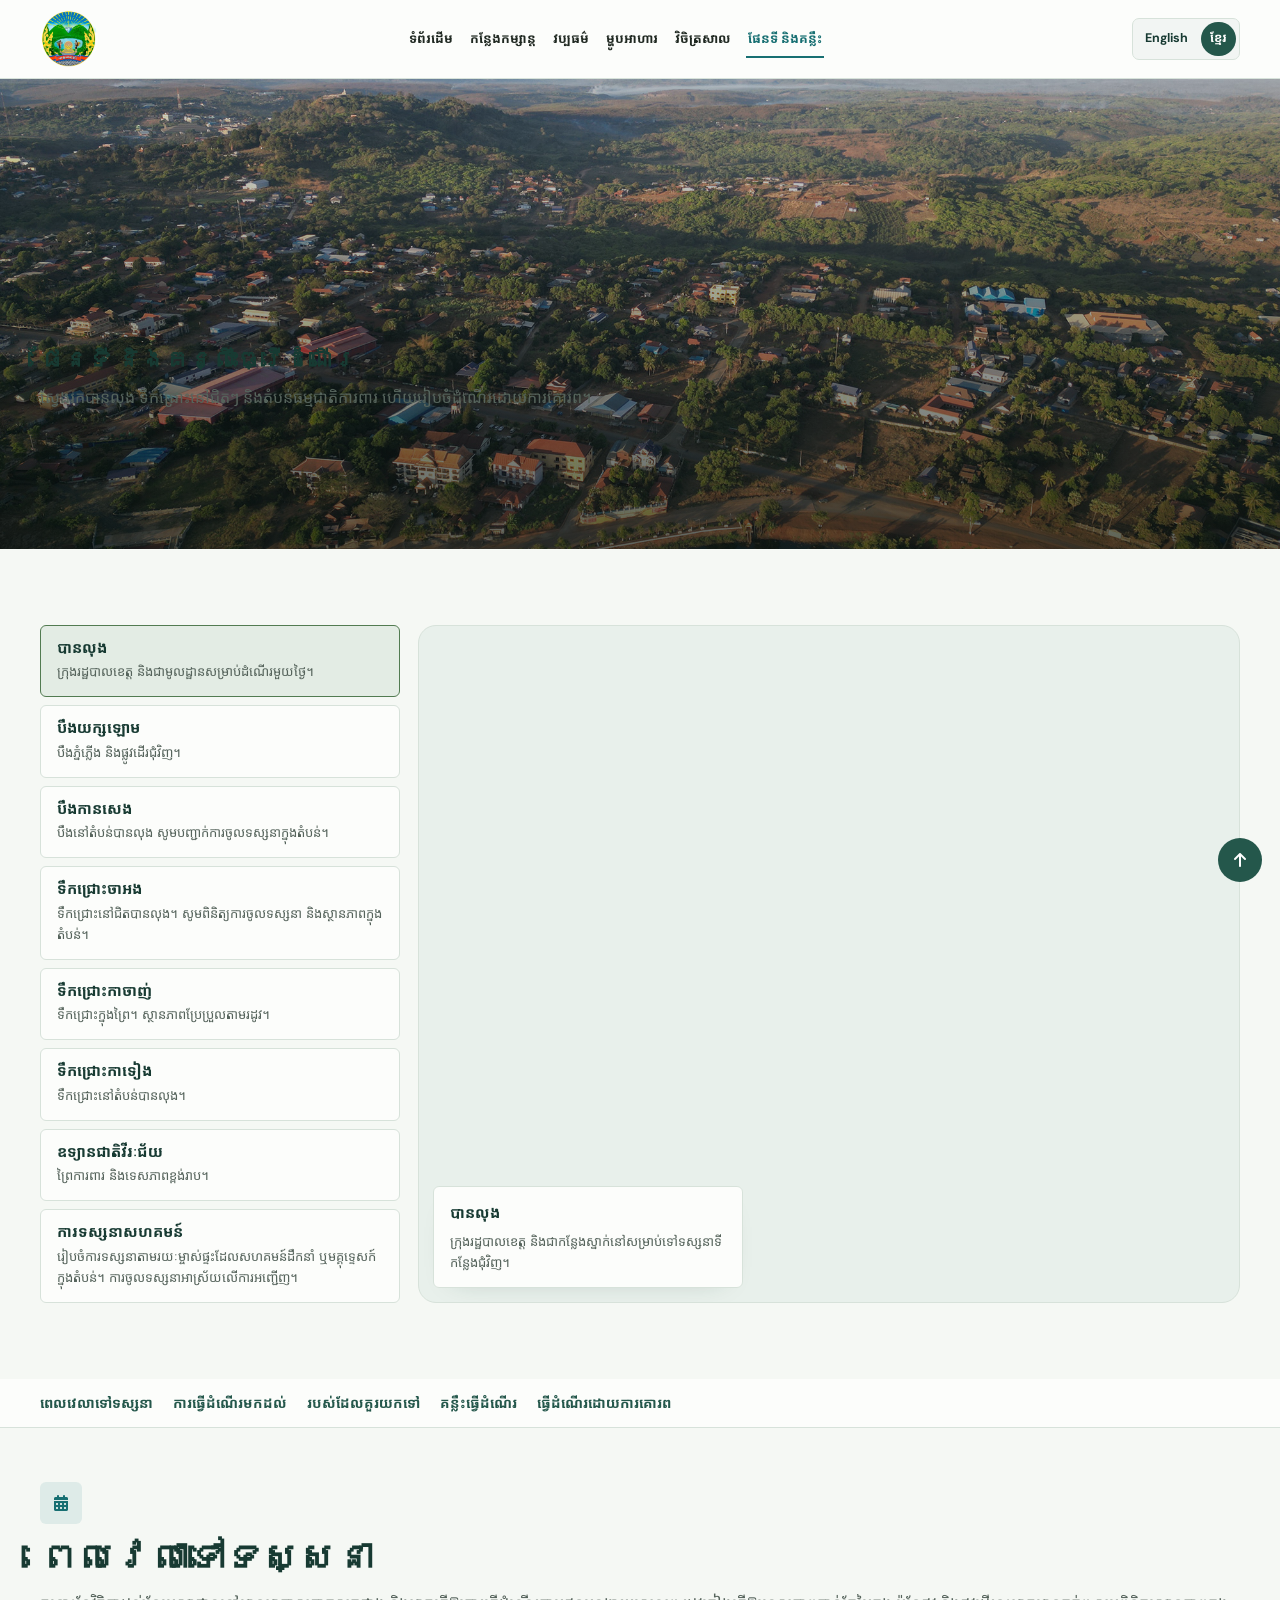
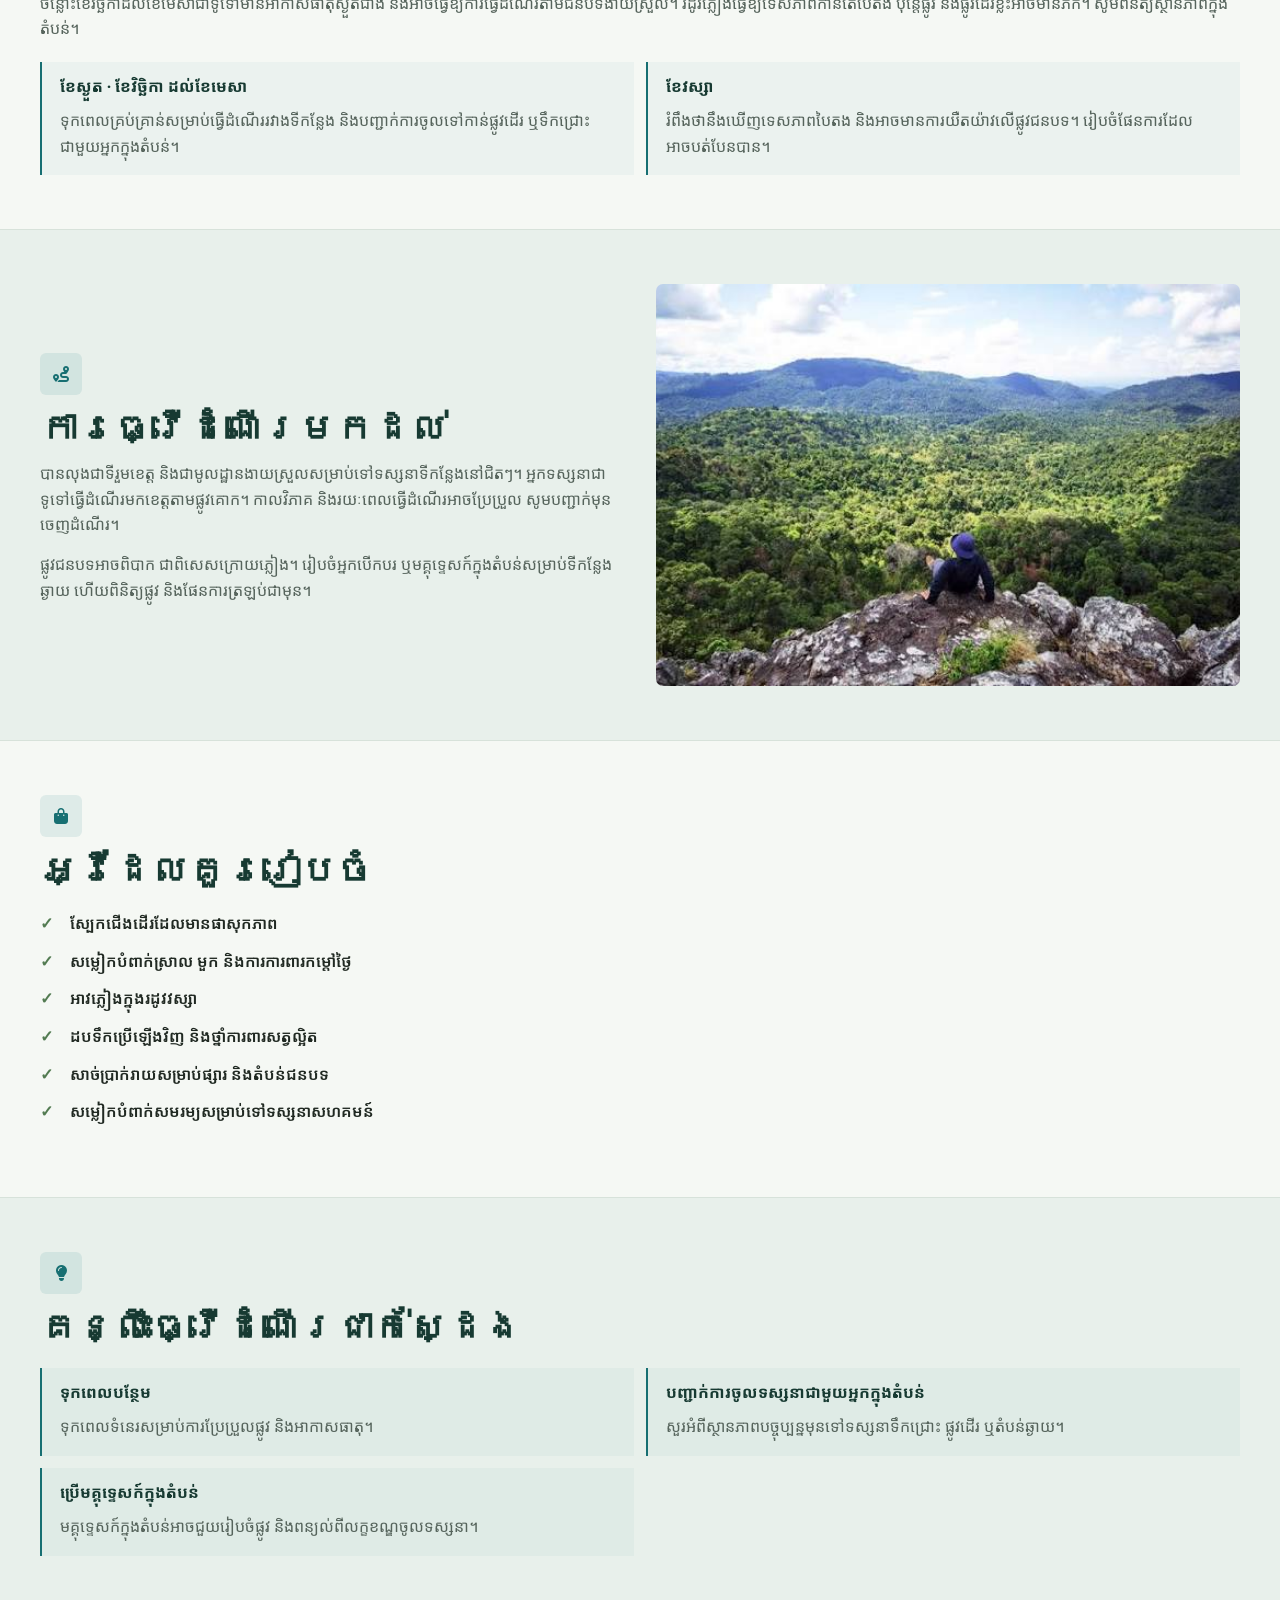
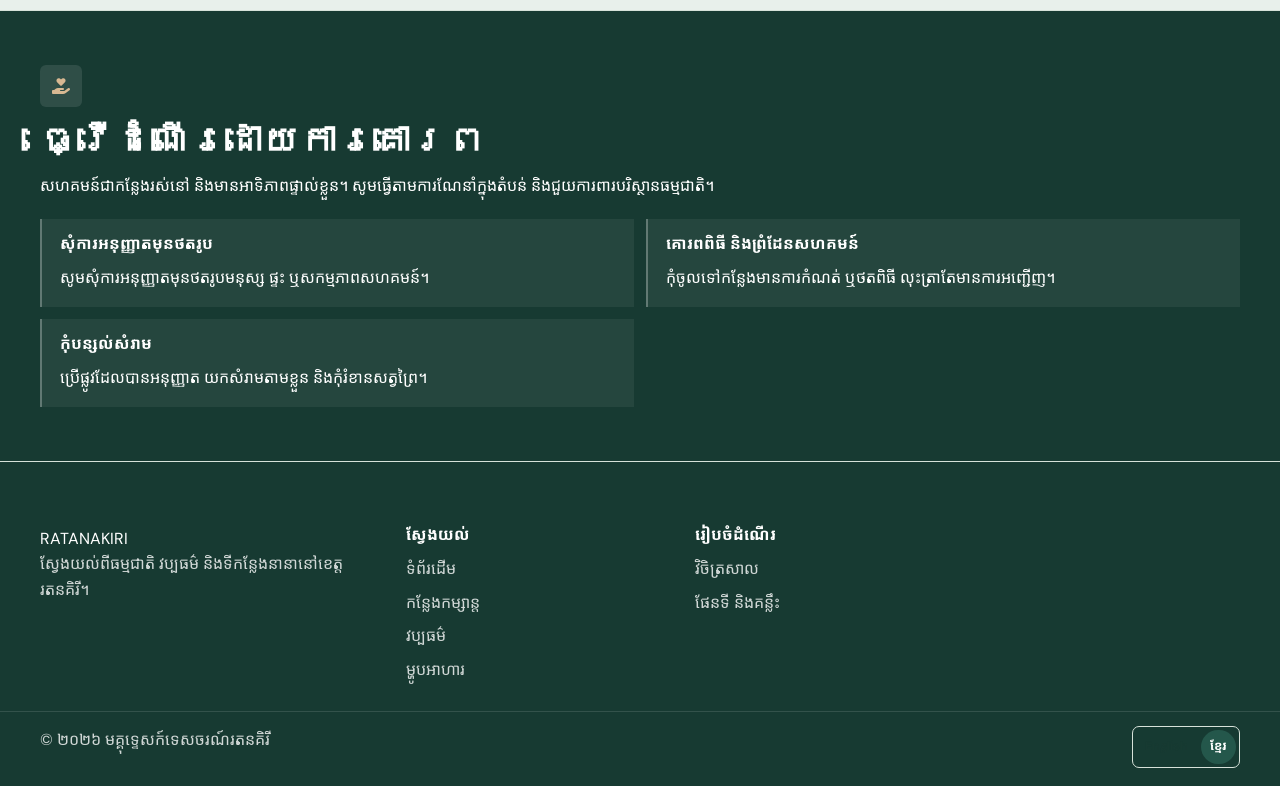
<file: pages/map.html>
<!DOCTYPE html>
<html lang="en">

<head>
    <meta charset="UTF-8">
    <meta name="viewport" content="width=device-width, initial-scale=1.0">
    <title>Map &amp; Travel Tips | Ratanakiri Tourism Guide</title>
    <meta name="description"
        content="Map of Ratanakiri destinations with practical travel, preparation and respectful-visit tips.">
    <link rel="stylesheet" href="../css/style.css">
    <link rel="stylesheet" href="../css/theme.css">
    <link rel="stylesheet" href="https://cdnjs.cloudflare.com/ajax/libs/font-awesome/6.5.1/css/all.min.css">
</head>

<body data-page="map">
    <header class="site-header">
        <div class="nav-wrap">
            <a href="../index.html" class="brand" aria-label="Ratanakiri home"><img src="../images/logo.png" alt=""
                    aria-hidden="true" /></a>
            <nav class="nav-links" id="navLinks" aria-label="Main navigation">
                <a href="../index.html" data-en="Home" data-km="ទំព័រដើម">Home</a>
                <a href="places.html" data-en="Places" data-km="កន្លែងកម្សាន្ត">Places</a>
                <a href="culture.html" data-en="Culture" data-km="វប្បធម៌">Culture</a>
                <a href="food.html" data-en="Food" data-km="ម្ហូបអាហារ">Food</a>
                <a href="gallery.html" data-en="Gallery" data-km="វិចិត្រសាល">Gallery</a>
                <a href="map.html" aria-current="page" data-en="Map & Tips" data-km="ផែនទី និងគន្លឹះ">Map &amp; Tips</a>
            </nav>
            <div class="nav-actions">
                <div class="language-switch" role="group" aria-label="Language">
                    <button type="button" class="lang-btn active" data-lang="en">English</button><button type="button"
                        class="lang-btn" data-lang="km">ខ្មែរ</button>
                </div>
                <button type="button" class="menu-toggle" aria-label="Open menu" aria-expanded="false"
                    aria-controls="navLinks"><i class="fa-solid fa-bars" aria-hidden="true"></i></button>
            </div>
        </div>
    </header>
    <section class="page-hero">
        <div class="hero-media"><img src="../images/kanseng-lake.png"
                alt="Aerial townscape beside a body of water in Ratanakiri" fetchpriority="high" decoding="async"></div>
        <div class="container hero-content">
            <h1 data-i18n="map.title">Map &amp; Travel Tips</h1>
            <p class="lede" data-i18n="map.lede">Find Banlung, nearby waterfalls and protected landscapes, then plan a
                practical and respectful visit.</p>
        </div>
    </section>
    <section>
        <div class="container">
            <div class="map-shell">
                <div class="map-list">
                    <div class="map-list-item active" data-place="banlung"
                        data-map-query="Banlung, Ratanakiri, Cambodia" role="button" tabindex="0">
                        <h4 data-en="Banlung" data-km="បានលុង">Banlung</h4>
                        <p data-i18n="map.banlungText">Provincial capital and base for day trips.</p>
                    </div>
                    <div class="map-list-item" data-place="yeak-laom"
                        data-map-query="Yeak Laom Lake, Ratanakiri, Cambodia" role="button" tabindex="0">
                        <h4 data-en="Yeak Laom Lake" data-km="បឹងយក្សឡោម">Yeak Laom Lake</h4>
                        <p data-i18n="map.yeakLaomText">Volcanic lake and walking trail.</p>
                    </div>
                    <div class="map-list-item" data-place="kan-seng"
                        data-map-query="Kan Seng Lake, Banlung, Ratanakiri, Cambodia" role="button" tabindex="0">
                        <h4 data-en="Kan Seng Lake" data-km="បឹងកានសេង">Kan Seng Lake</h4>
                        <p data-en="Lake in the Banlung area; confirm local access."
                            data-km="បឹងនៅតំបន់បានលុង សូមបញ្ជាក់ការចូលទស្សនាក្នុងតំបន់។">Lake in the Banlung area;
                            confirm local access.</p>
                    </div>
                    <div class="map-list-item" data-place="cha-ong"
                        data-map-query="Cha Ong Waterfall, Ratanakiri, Cambodia" role="button" tabindex="0">
                        <h4 data-en="Cha Ong Waterfall" data-km="ទឹកជ្រោះចាអង">Cha Ong Waterfall</h4>
                        <p data-i18n="map.chaOngText">Waterfall near Banlung; check local access and conditions.</p>
                    </div>
                    <div class="map-list-item" data-place="kachanh"
                        data-map-query="Kachanh Waterfall, Ratanakiri, Cambodia" role="button" tabindex="0">
                        <h4 data-en="Kachanh Waterfall" data-km="ទឹកជ្រោះកាចាញ់">Kachanh Waterfall</h4>
                        <p data-i18n="map.kachanhText">Forest waterfall; conditions vary by season.</p>
                    </div>
                    <div class="map-list-item" data-place="katieng"
                        data-map-query="Katieng Waterfall, Ratanakiri, Cambodia" role="button" tabindex="0">
                        <h4 data-en="Katieng Waterfall" data-km="ទឹកជ្រោះកាទៀង">Katieng Waterfall</h4>
                        <p data-i18n="map.katiengText">Waterfall in the Banlung area.</p>
                    </div>
                    <div class="map-list-item" data-place="virachey" data-map-query="Virachey National Park, Cambodia"
                        role="button" tabindex="0">
                        <h4 data-en="Virachey National Park" data-km="ឧទ្យានជាតិវីរៈជ័យ">Virachey National Park</h4>
                        <p data-i18n="map.viracheyText">Protected forest and highland landscapes.</p>
                    </div>
                    <div class="map-list-item" data-place="community-visit"
                        data-map-query="Indigenous community tourism, Ratanakiri, Cambodia" role="button" tabindex="0">
                        <h4 data-en="Community visits" data-km="ការទស្សនាសហគមន៍">Community visits</h4>
                        <p data-en="Arrange visits through a community-led host or local guide; access depends on invitation."
                            data-km="រៀបចំការទស្សនាតាមរយៈម្ចាស់ផ្ទះដែលសហគមន៍ដឹកនាំ ឬមគ្គុទ្ទេសក៍ក្នុងតំបន់។ ការចូលទស្សនាអាស្រ័យលើការអញ្ជើញ។">
                            Arrange visits through community-led initiatives or a local guide; access depends on
                            invitation.</p>
                    </div>
                </div>
                <div class="map-canvas" aria-label="Map of Ratanakiri province">
                    <iframe src="https://www.google.com/maps?q=Ratanakiri%20Cambodia&z=9&output=embed" loading="lazy"
                        title="Ratanakiri map"></iframe>
                    <div class="map-popup show" data-popup="banlung">
                        <h5 data-en="Banlung" data-km="បានលុង">Banlung</h5>
                        <p data-i18n="map.banlungPopup">Provincial capital with guesthouses, cafes, and access to day
                            trips.</p>
                    </div>
                    <div class="map-popup" data-popup="yeak-laom">
                        <h5 data-en="Yeak Laom Lake" data-km="បឹងយក្សឡោម">Yeak Laom Lake</h5>
                        <p data-i18n="map.yeakLaomPopup">Volcanic crater lake with a forest walking loop. Follow posted
                            local swimming rules.</p>
                    </div>
                    <div class="map-popup" data-popup="kan-seng">
                        <h5 data-en="Kan Seng Lake" data-km="បឹងកានសេង">Kan Seng Lake</h5>
                        <p data-en="Lake in the Banlung area. Confirm access and facilities locally."
                            data-km="បឹងនៅតំបន់បានលុង។ សូមបញ្ជាក់ការចូលទស្សនា និងសេវាកម្មជាមួយអ្នកក្នុងតំបន់។">Lake in
                            the Banlung area. Confirm access and facilities locally.</p>
                    </div>
                    <div class="map-popup" data-popup="cha-ong">
                        <h5 data-en="Cha Ong Waterfall" data-km="ទឹកជ្រោះចាអង">Cha Ong Waterfall</h5>
                        <p data-i18n="map.chaOngPopup">Waterfall near Banlung. Check the route and current water
                            conditions locally.
                        </p>
                    </div>
                    <div class="map-popup" data-popup="kachanh">
                        <h5 data-en="Kachanh Waterfall" data-km="ទឹកជ្រោះកាចាញ់">Kachanh Waterfall</h5>
                        <p data-i18n="map.kachanhPopup">Forest waterfall southeast of Banlung. Check local access and
                            seasonal conditions.</p>
                    </div>
                    <div class="map-popup" data-popup="katieng">
                        <h5 data-en="Katieng Waterfall" data-km="ទឹកជ្រោះកាទៀង">Katieng Waterfall</h5>
                        <p data-i18n="map.katiengPopup">Waterfall in the Banlung area. Check current access with a local
                            host.
                        </p>
                    </div>
                    <div class="map-popup" data-popup="virachey">
                        <h5 data-en="Virachey National Park" data-km="ឧទ្យានជាតិវីរៈជ័យ">Virachey National Park</h5>
                        <p data-i18n="map.viracheyPopup">Protected forest and highland landscapes in northeastern
                            Cambodia. Plan remote visits with local guidance.</p>
                    </div>
                    <div class="map-popup" data-popup="community-visit">
                        <h5 data-en="Community visits" data-km="ការទស្សនាសហគមន៍">Community visits</h5>
                        <p data-en="There is no public pin for community visits. Confirm the visit and location with a community-led host or local guide."
                            data-km="មិនមានទីតាំងសាធារណៈតែមួយសម្រាប់ការទស្សនាសហគមន៍ទេ។ សូមបញ្ជាក់ការទស្សនា និងទីតាំងជាមួយម្ចាស់ផ្ទះដែលសហគមន៍ដឹកនាំ ឬមគ្គុទ្ទេសក៍ក្នុងតំបន់។">
                            There is no public single pin for community visits. Confirm a visit and its location
                            directly with a community-led host or local guide.</p>
                    </div>
                </div>
            </div>
        </div>
    </section>
    <nav class="guide-nav" aria-label="Travel tips sections">
        <div class="container">
            <a href="#when" data-en="When to go" data-km="ពេលវេលាទៅទស្សនា">When to go</a>
            <a href="#getting-there" data-en="Getting there" data-km="ការធ្វើដំណើរមកដល់">Getting there</a>
            <a href="#bring" data-en="What to bring" data-km="របស់ដែលគួរយកទៅ">What to bring</a>
            <a href="#tips" data-en="Travel tips" data-km="គន្លឹះធ្វើដំណើរ">Travel tips</a>
            <a href="#responsible" data-en="Travel respectfully" data-km="ធ្វើដំណើរដោយការគោរព">Travel respectfully</a>
        </div>
    </nav>
    <section id="when" class="guide-section">
        <div class="container">
            <span class="guide-icon"><i class="fa-solid fa-calendar-days" aria-hidden="true"></i></span>
            <h2 data-en="When to visit" data-km="ពេលវេលាទៅទស្សនា">When to visit</h2>
            <p data-en="November to April is generally drier and can make rural travel easier. Rain brings greener scenery, but some roads and trails may become muddy. Check current local conditions."
                data-km="ចន្លោះខែវិច្ឆិកាដល់ខែមេសាជាទូទៅមានអាកាសធាតុស្ងួតជាង និងអាចធ្វើឱ្យការធ្វើដំណើរតាមជនបទងាយស្រួល។ រដូវភ្លៀងធ្វើឱ្យទេសភាពកាន់តែបៃតង ប៉ុន្តែផ្លូវ និងផ្លូវដើរខ្លះអាចមានភក់។ សូមពិនិត្យស្ថានភាពក្នុងតំបន់។">
                November to April is generally drier and can make rural travel easier. Rain brings greener scenery, but
                some roads and trails may become muddy. Check current local conditions.</p>
            <div class="season-grid">
                <div>
                    <h3 data-en="Drier months · November to April" data-km="ខែស្ងួត · ខែវិច្ឆិកា ដល់ខែមេសា">Drier months
                        · November to April</h3>
                    <p data-en="Allow time between sites and confirm trail or waterfall access locally."
                        data-km="ទុកពេលគ្រប់គ្រាន់សម្រាប់ធ្វើដំណើររវាងទីកន្លែង និងបញ្ជាក់ការចូលទៅកាន់ផ្លូវដើរ ឬទឹកជ្រោះជាមួយអ្នកក្នុងតំបន់។">
                        Allow time between sites and confirm trail or waterfall access locally.</p>
                </div>
                <div>
                    <h3 data-en="Rainy months" data-km="ខែវស្សា">Rainy months</h3>
                    <p data-en="Expect greener scenery and possible delays on rural roads. Keep plans flexible."
                        data-km="រំពឹងថានឹងឃើញទេសភាពបៃតង និងអាចមានការយឺតយ៉ាវលើផ្លូវជនបទ។ រៀបចំផែនការដែលអាចបត់បែនបាន។">
                        Expect greener scenery and possible delays on rural roads. Keep plans flexible.</p>
                </div>
            </div>
        </div>
    </section>
    <section id="getting-there" class="guide-section bg-beige">
        <div class="container feature-row">
            <div><span class="guide-icon"><i class="fa-solid fa-route" aria-hidden="true"></i></span>
                <h2 data-en="Getting there" data-km="ការធ្វើដំណើរមកដល់">Getting there</h2>
                <p data-en="Banlung is the provincial capital and a practical base for nearby destinations. Visitors commonly travel to the province by road. Schedules and journey times change, so confirm transport before departure."
                    data-km="បានលុងជាទីរួមខេត្ត និងជាមូលដ្ឋានងាយស្រួលសម្រាប់ទៅទស្សនាទីកន្លែងនៅជិតៗ។ អ្នកទស្សនាជាទូទៅធ្វើដំណើរមកខេត្តតាមផ្លូវគោក។ កាលវិភាគ និងរយៈពេលធ្វើដំណើរអាចប្រែប្រួល សូមបញ្ជាក់មុនចេញដំណើរ។">
                    Banlung is the provincial capital and a practical base for nearby destinations. Visitors commonly
                    travel to the province by road. Schedules and journey times change, so confirm transport before
                    departure.</p>
                <p data-en="Rural roads can be rough, especially after rain. Arrange a local driver or guide for remote places, and check the route and return plan in advance."
                    data-km="ផ្លូវជនបទអាចពិបាក ជាពិសេសក្រោយភ្លៀង។ រៀបចំអ្នកបើកបរ ឬមគ្គុទ្ទេសក៍ក្នុងតំបន់សម្រាប់ទីកន្លែងឆ្ងាយ ហើយពិនិត្យផ្លូវ និងផែនការត្រឡប់ជាមុន។">
                    Rural roads can be rough, especially after rain. Arrange a local driver or guide for remote places,
                    and check the route and return plan in advance.</p>
            </div>
            <div class="feature-media"><img src="../images/vireakchey2.png" alt="Forested highlands in Ratanakiri"
                    loading="lazy" decoding="async"></div>
        </div>
    </section>
    <section id="bring" class="guide-section">
        <div class="container"><span class="guide-icon"><i class="fa-solid fa-bag-shopping"
                    aria-hidden="true"></i></span>
            <h2 data-en="What to prepare" data-km="អ្វីដែលគួររៀបចំ">What to prepare</h2>
            <ul class="checklist">
                <li data-en="Comfortable walking shoes" data-km="ស្បែកជើងដើរដែលមានផាសុកភាព">Comfortable walking shoes
                </li>
                <li data-en="Light clothes, a hat and sun protection"
                    data-km="សម្លៀកបំពាក់ស្រាល មួក និងការការពារកម្ដៅថ្ងៃ">Light clothes, a hat and sun protection</li>
                <li data-en="Rain jacket during wet months" data-km="អាវភ្លៀងក្នុងរដូវវស្សា">Rain jacket during wet
                    months</li>
                <li data-en="Reusable water bottle and insect repellent"
                    data-km="ដបទឹកប្រើឡើងវិញ និងថ្នាំការពារសត្វល្អិត">Reusable water bottle and insect repellent</li>
                <li data-en="Small cash for markets and rural areas" data-km="សាច់ប្រាក់រាយសម្រាប់ផ្សារ និងតំបន់ជនបទ">
                    Small cash for markets and rural areas</li>
                <li data-en="Modest clothing for community visits" data-km="សម្លៀកបំពាក់សមរម្យសម្រាប់ទៅទស្សនាសហគមន៍">
                    Modest clothing for community visits</li>
            </ul>
        </div>
    </section>
    <section id="tips" class="guide-section bg-beige">
        <div class="container"><span class="guide-icon"><i class="fa-solid fa-lightbulb" aria-hidden="true"></i></span>
            <h2 data-en="Practical travel tips" data-km="គន្លឹះធ្វើដំណើរជាក់ស្ដែង">Practical travel tips</h2>
            <div class="tips-list">
                <div>
                    <h3 data-en="Allow extra time" data-km="ទុកពេលបន្ថែម">Allow extra time</h3>
                    <p data-en="Leave room for changing road and weather conditions."
                        data-km="ទុកពេលទំនេរសម្រាប់ការប្រែប្រួលផ្លូវ និងអាកាសធាតុ។">Leave room for changing road and
                        weather conditions.</p>
                </div>
                <div>
                    <h3 data-en="Confirm access locally" data-km="បញ្ជាក់ការចូលទស្សនាជាមួយអ្នកក្នុងតំបន់">Confirm access
                        locally</h3>
                    <p data-en="Ask about current conditions before visiting waterfalls, trails or remote areas."
                        data-km="សួរអំពីស្ថានភាពបច្ចុប្បន្នមុនទៅទស្សនាទឹកជ្រោះ ផ្លូវដើរ ឬតំបន់ឆ្ងាយ។">Ask about current
                        conditions before visiting waterfalls, trails or remote areas.</p>
                </div>
                <div>
                    <h3 data-en="Use local guides" data-km="ប្រើមគ្គុទ្ទេសក៍ក្នុងតំបន់">Use local guides</h3>
                    <p data-en="A local guide can help plan routes and explain access requirements."
                        data-km="មគ្គុទ្ទេសក៍ក្នុងតំបន់អាចជួយរៀបចំផ្លូវ និងពន្យល់ពីលក្ខខណ្ឌចូលទស្សនា។">A local guide can
                        help plan routes and explain access requirements.</p>
                </div>
            </div>
        </div>
    </section>
    <section id="responsible" class="guide-section plan-band">
        <div class="container"><span class="guide-icon"><i class="fa-solid fa-hand-holding-heart"
                    aria-hidden="true"></i></span>
            <h2 data-en="Travel with respect" data-km="ធ្វើដំណើរដោយការគោរព">Travel with respect</h2>
            <p data-en="Communities are living places with their own priorities. Follow local guidance and help protect the natural environment."
                data-km="សហគមន៍ជាកន្លែងរស់នៅ និងមានអាទិភាពផ្ទាល់ខ្លួន។ សូមធ្វើតាមការណែនាំក្នុងតំបន់ និងជួយការពារបរិស្ថានធម្មជាតិ។">
                Communities are living places with their own priorities. Follow local guidance and help protect the
                natural environment.</p>
            <div class="principles">
                <div>
                    <h3 data-en="Ask before photographing" data-km="សុំការអនុញ្ញាតមុនថតរូប">Ask before photographing
                    </h3>
                    <p data-en="Ask permission before photographing people, homes or community activities."
                        data-km="សូមសុំការអនុញ្ញាតមុនថតរូបមនុស្ស ផ្ទះ ឬសកម្មភាពសហគមន៍។">Ask permission before
                        photographing people, homes or community activities.</p>
                </div>
                <div>
                    <h3 data-en="Respect ceremonies and boundaries" data-km="គោរពពិធី និងព្រំដែនសហគមន៍">Respect
                        ceremonies and boundaries</h3>
                    <p data-en="Do not enter restricted places or record ceremonies unless invited."
                        data-km="កុំចូលទៅកន្លែងមានការកំណត់ ឬថតពិធី លុះត្រាតែមានការអញ្ជើញ។">Do not enter restricted
                        places or record ceremonies unless invited.</p>
                </div>
                <div>
                    <h3 data-en="Leave no trace" data-km="កុំបន្សល់សំរាម">Leave no trace</h3>
                    <p data-en="Stay on permitted paths, take rubbish with you and do not disturb wildlife."
                        data-km="ប្រើផ្លូវដែលបានអនុញ្ញាត យកសំរាមតាមខ្លួន និងកុំរំខានសត្វព្រៃ។">Stay on permitted paths,
                        take rubbish with you and do not disturb wildlife.</p>
                </div>
            </div>
        </div>
    </section>
    <footer class="site-footer">
        <div class="container footer-grid">
            <div class="footer-brand">
                <a href="../index.html" class="brand">RATANAKIRI</a>
                <p data-i18n="footer.tagline">Discover the natural beauty, culture and places of Ratanakiri, Cambodia.
                </p>
            </div>
            <div class="footer-col">
                <h4 data-i18n="footer.explore">Explore</h4>
                <ul>
                    <li><a href="../index.html" data-en="Home" data-km="ទំព័រដើម">Home</a></li>
                    <li><a href="places.html" data-en="Places" data-km="កន្លែងកម្សាន្ត">Places</a></li>
                    <li><a href="culture.html" data-en="Culture" data-km="វប្បធម៌">Culture</a></li>
                    <li><a href="food.html" data-en="Food" data-km="ម្ហូបអាហារ">Food</a></li>
                </ul>
            </div>
            <div class="footer-col">
                <h4 data-i18n="footer.plan">Plan</h4>
                <ul>
                    <li><a href="gallery.html" data-en="Gallery" data-km="វិចិត្រសាល">Gallery</a></li>
                    <li><a href="map.html" data-en="Map & Tips" data-km="ផែនទី និងគន្លឹះ">Map &amp; Tips</a></li>
                </ul>
            </div>
        </div>
        <div class="footer-bottom">
            <div class="container footer-bottom-inner">
                <p data-i18n="footer.copy">© 2026 Ratanakiri Tourism Guide</p>
                <div class="language-switch" role="group" aria-label="Language"><button type="button"
                        class="lang-btn active" data-lang="en">English</button><button type="button" class="lang-btn"
                        data-lang="km">ខ្មែរ</button></div>
            </div>
        </div>
    </footer>
    <button class="to-top" aria-label="Scroll to top"><i class="fa-solid fa-arrow-up"></i></button>
    <script src="../js/script.js?v=20261001"></script>
</body>

</html>
</file>
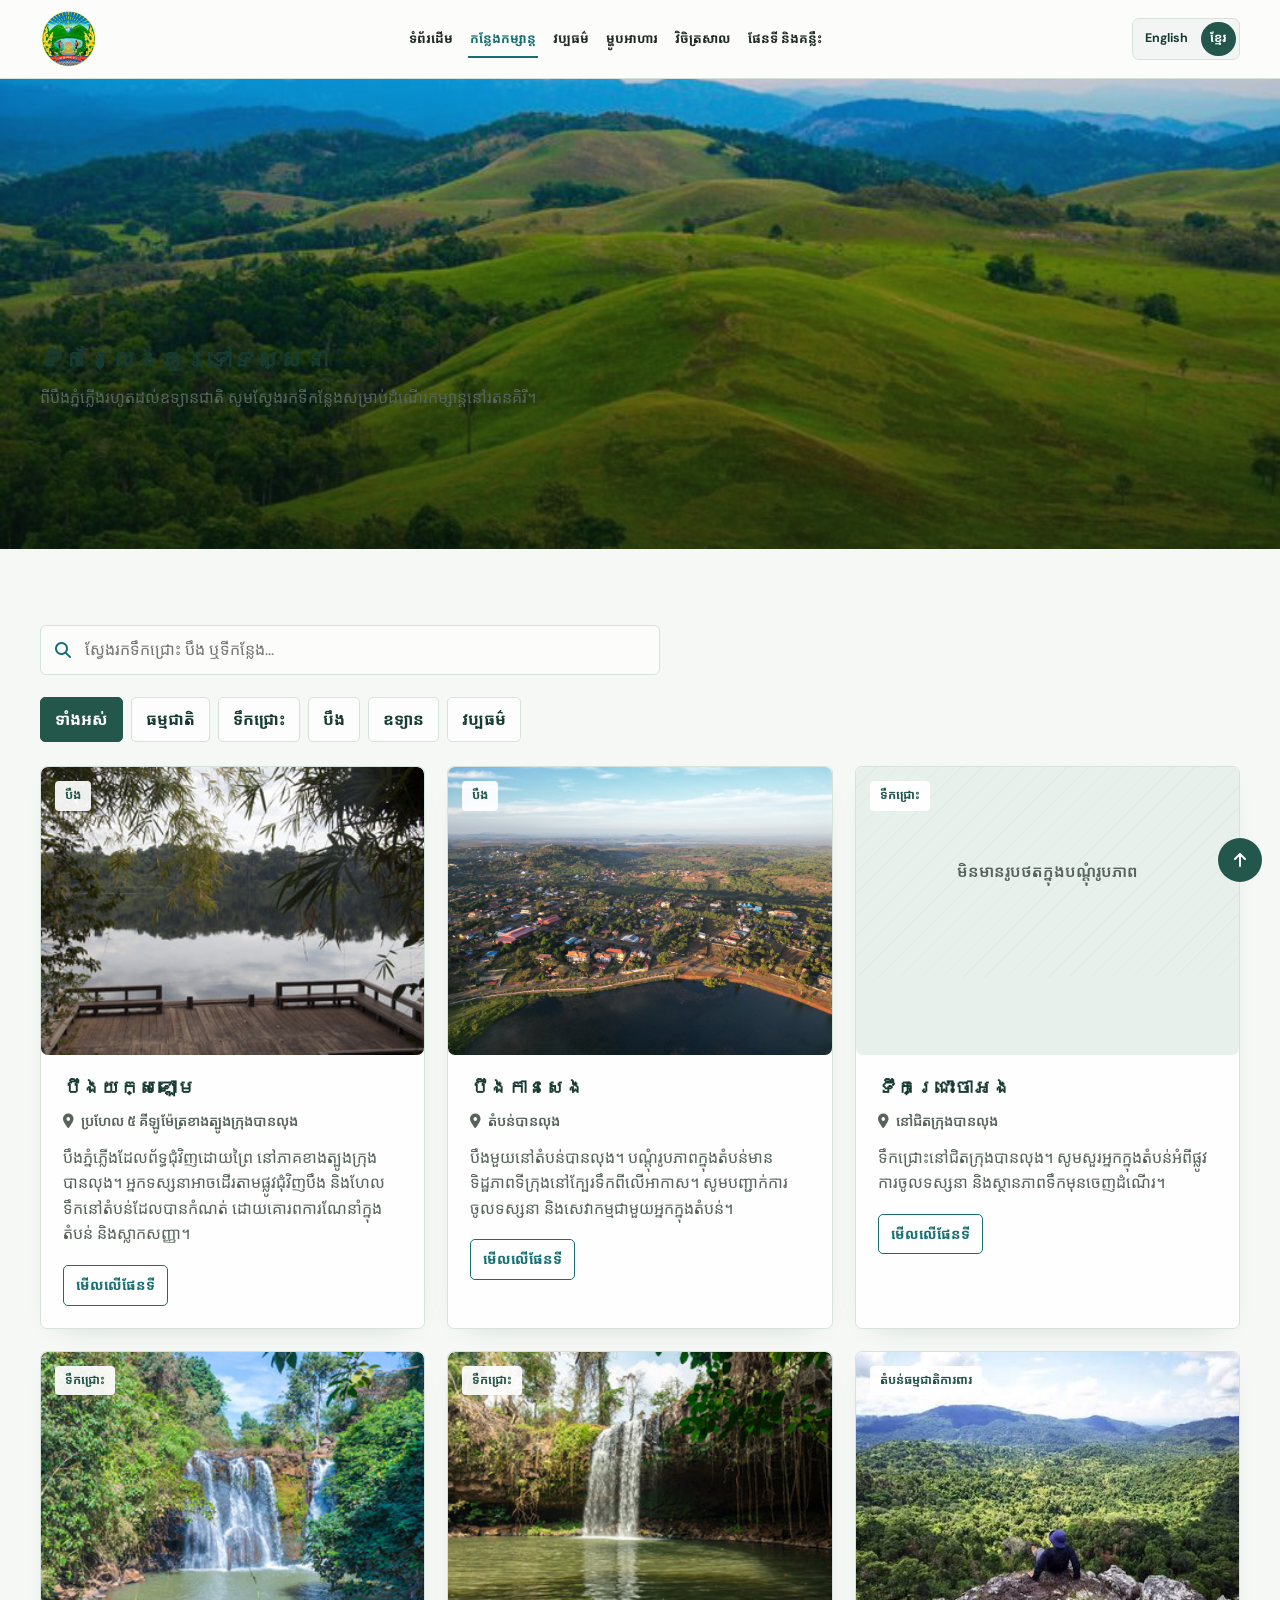
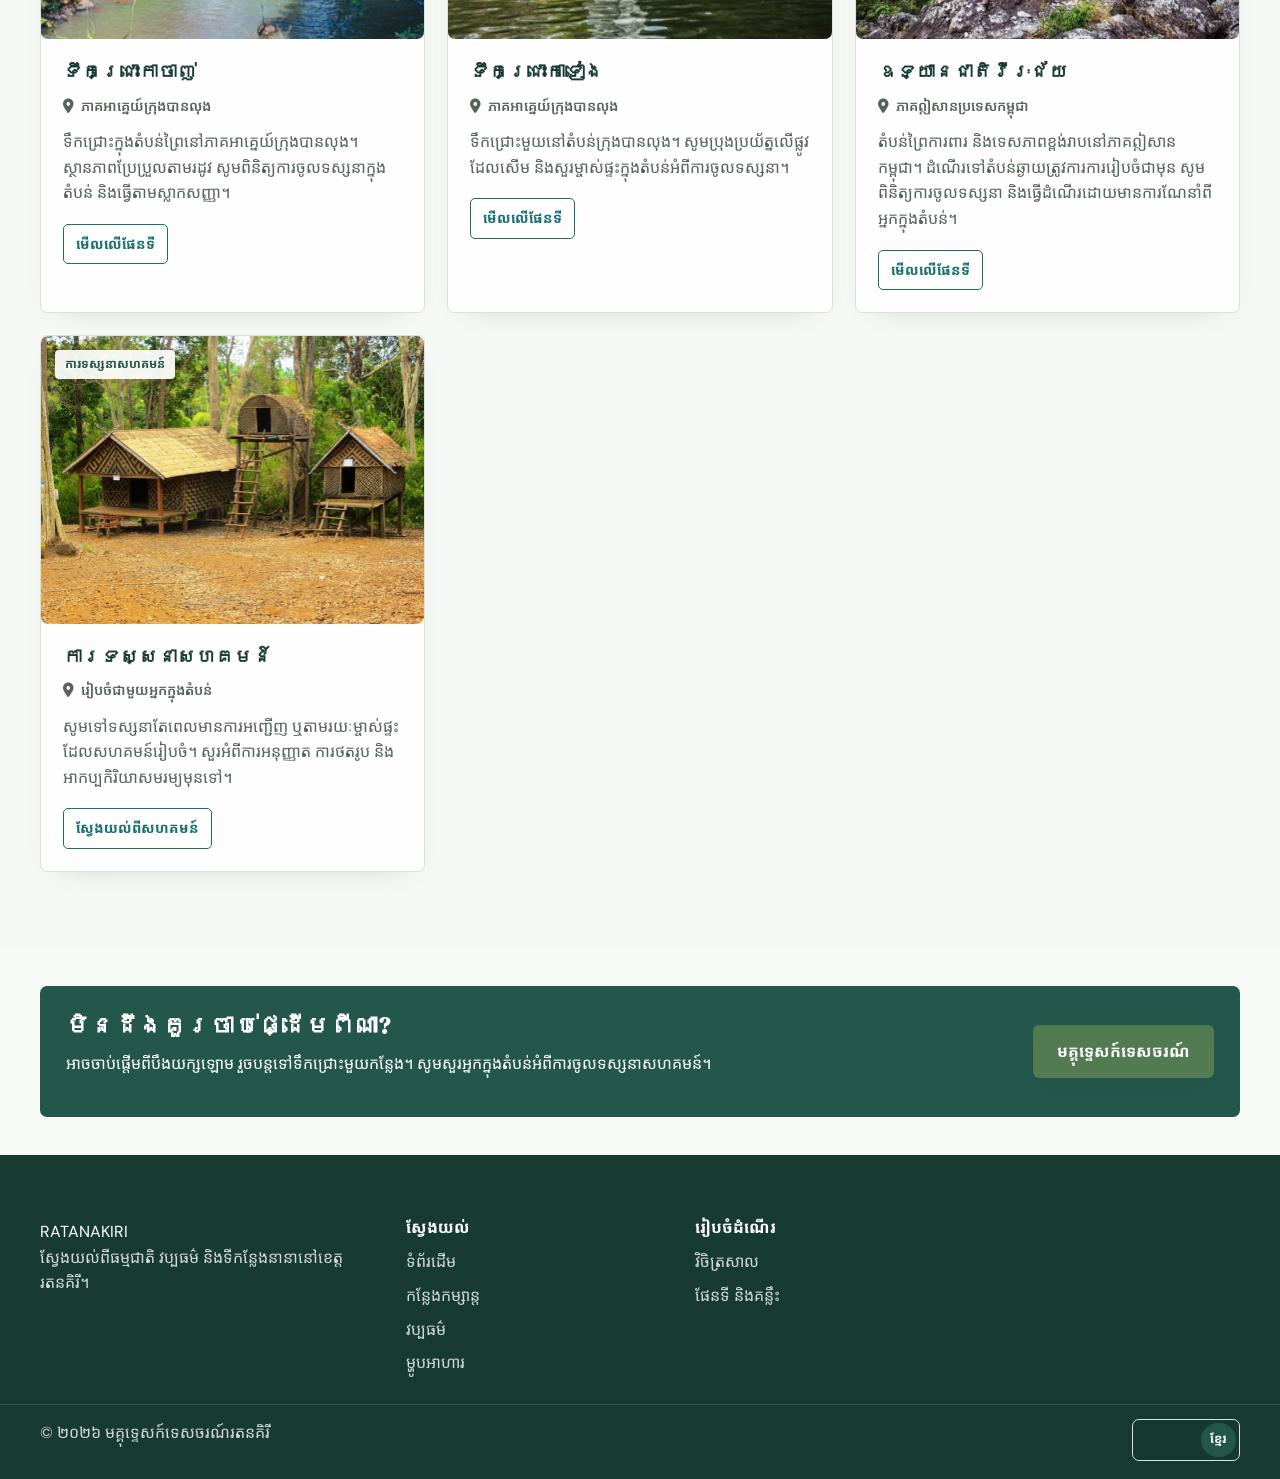
<file: pages/places.html>
<!DOCTYPE html>
<html lang="en">

<head>
  <meta charset="UTF-8">
  <meta name="viewport" content="width=device-width, initial-scale=1.0">
  <title>Places to Explore | Ratanakiri Tourism Guide</title>
  <meta name="description"
    content="Lakes, waterfalls, national parks and villages to visit in Ratanakiri Province, Cambodia.">
  <link rel="stylesheet" href="../css/style.css">
  <link rel="stylesheet" href="../css/theme.css">
  <link rel="stylesheet" href="https://cdnjs.cloudflare.com/ajax/libs/font-awesome/6.5.1/css/all.min.css">
</head>

<body data-page="places">

  <header class="site-header">
    <div class="nav-wrap">
      <a href="../index.html" class="brand" aria-label="Ratanakiri home"><img src="../images/logo.png" alt=""
          aria-hidden="true" /></a>
      <nav class="nav-links" id="navLinks" aria-label="Main navigation">
        <a href="../index.html" data-en="Home" data-km="ទំព័រដើម">Home</a>
        <a href="places.html" aria-current="page" data-en="Places" data-km="កន្លែងកម្សាន្ត">Places</a>
        <a href="culture.html" data-en="Culture" data-km="វប្បធម៌">Culture</a>
        <a href="food.html" data-en="Food" data-km="ម្ហូបអាហារ">Food</a>
        <a href="gallery.html" data-en="Gallery" data-km="វិចិត្រសាល">Gallery</a>
        <a href="map.html" data-en="Map & Tips" data-km="ផែនទី និងគន្លឹះ">Map &amp; Tips</a>
      </nav>
      <div class="nav-actions">
        <div class="language-switch" role="group" aria-label="Language">
          <button type="button" class="lang-btn active" data-lang="en">English</button><button type="button"
            class="lang-btn" data-lang="km">ខ្មែរ</button>
        </div>
        <button type="button" class="menu-toggle" aria-label="Open menu" aria-expanded="false"
          aria-controls="navLinks"><i class="fa-solid fa-bars" aria-hidden="true"></i></button>
      </div>
    </div>
  </header>
  <section class="page-hero">
    <div class="hero-media"><img src="../images/vireakchey.png"
        alt="Forest landscape in Virachey National Park, Ratanakiri" fetchpriority="high" decoding="async"></div>
    <div class="container hero-content">
      <h1 data-i18n="places.title">Places to Explore</h1>
      <p class="lede" data-i18n="places.lede">From a volcanic crater lake to a vast national park, here is where to
        spend your days in Ratanakiri.</p>
    </div>
  </section>
  <section>
    <div class="container">
      <div class="search-bar">
        <i class="fa-solid fa-magnifying-glass"></i>
        <input type="search" aria-label="Search tourist places" data-i18n-placeholder="places.searchPlaceholder"
          placeholder="Search places, waterfalls or lakes...">
      </div>
      <div class="filter-row">
        <button class="filter-pill active" data-filter="all" data-i18n="places.all">All</button>
        <button class="filter-pill" data-filter="nature" data-i18n="places.nature">Nature</button>
        <button class="filter-pill" data-filter="waterfalls" data-i18n="places.waterfalls">Waterfalls</button>
        <button class="filter-pill" data-filter="lakes" data-i18n="places.lakes">Lakes</button>
        <button class="filter-pill" data-filter="parks" data-i18n="places.parks">Parks</button>
        <button class="filter-pill" data-filter="culture" data-i18n="places.culture">Culture</button>
      </div>
      <div class="grid grid-3">
        <div class="card" data-category="lakes" data-search-name="Yeak Laom Lake">
          <div class="card-media">
            <span class="card-tag" data-en="Lake" data-km="បឹង">Lakes</span>
            <img src="../images/yeaklaom-lake.png" alt="Yeak Laom volcanic crater lake near Banlung" loading="lazy"
              decoding="async">
          </div>
          <div class="card-body">
            <h3 data-en="Yeak Laom Lake" data-km="បឹងយក្សឡោម">Yeak Laom Lake</h3>
            <span class="card-loc"><i class="fa-solid fa-location-dot" aria-hidden="true"></i><span
                data-en="About 5 km south of Banlung" data-km="ប្រហែល ៥ គីឡូម៉ែត្រខាងត្បូងក្រុងបានលុង">About 5 km south
                of Banlung</span></span>
            <p data-en="A forest-ringed volcanic lake south of Banlung. Visitors can walk the lakeside trail and swim in the designated area; follow local guidance and posted rules."
              data-km="បឹងភ្នំភ្លើងដែលព័ទ្ធជុំវិញដោយព្រៃ នៅភាគខាងត្បូងក្រុងបានលុង។ អ្នកទស្សនាអាចដើរតាមផ្លូវជុំវិញបឹង និងហែលទឹកនៅតំបន់ដែលបានកំណត់ ដោយគោរពការណែនាំក្នុងតំបន់ និងស្លាកសញ្ញា។">
              A forest-ringed volcanic lake south of Banlung. Visitors can walk the lakeside trail and swim in the
              designated area; follow local guidance and posted rules.</p>
            <a href="map.html" class="btn btn-outline btn-sm card-cta" data-en="View on map" data-km="មើលលើផែនទី">View
              on map</a>
          </div>
        </div>
        <div class="card" data-category="lakes" data-search-name="Kan Seng Lake">
          <div class="card-media">
            <span class="card-tag" data-en="Lake" data-km="បឹង">Lake</span>
            <img src="../images/kanseng-lake.png" alt="Aerial townscape of Banlung beside a body of water"
              loading="lazy" decoding="async">
          </div>
          <div class="card-body">
            <h3 data-en="Kan Seng Lake" data-km="បឹងកានសេង">Kan Seng Lake</h3>
            <span class="card-loc"><i class="fa-solid fa-location-dot" aria-hidden="true"></i><span
                data-en="Banlung area" data-km="តំបន់បានលុង">Banlung area</span></span>
            <p data-en="A lake in the Banlung area. The local collection includes an aerial view of the town beside water; confirm public access and facilities locally."
              data-km="បឹងមួយនៅតំបន់បានលុង។ បណ្ដុំរូបភាពក្នុងតំបន់មានទិដ្ឋភាពទីក្រុងនៅក្បែរទឹកពីលើអាកាស។ សូមបញ្ជាក់ការចូលទស្សនា និងសេវាកម្មជាមួយអ្នកក្នុងតំបន់។">
              A lake in the Banlung area. The local collection includes an aerial view of the town beside water; confirm
              public access and facilities locally.</p>
            <a href="map.html" class="btn btn-outline btn-sm card-cta" data-en="View on map" data-km="មើលលើផែនទី">View
              on map</a>
          </div>
        </div>
        <div class="card" data-category="waterfalls" data-search-name="Cha Ong Waterfall">
          <div class="card-media">
            <span class="card-tag" data-en="Waterfall" data-km="ទឹកជ្រោះ">Waterfalls</span>
            <div class="image-placeholder" role="img"
              aria-label="No Cha Ong Waterfall photo is available in the local collection"><span
                data-en="No local photo available" data-km="មិនមានរូបថតក្នុងបណ្ដុំរូបភាព">No local photo
                available</span></div>
          </div>
          <div class="card-body">
            <h3 data-en="Cha Ong Waterfall" data-km="ទឹកជ្រោះចាអង">Cha Ong Waterfall</h3>
            <span class="card-loc"><i class="fa-solid fa-location-dot" aria-hidden="true"></i><span
                data-en="Near Banlung" data-km="នៅជិតក្រុងបានលុង">Near Banlung</span></span>
            <p data-en="A waterfall near Banlung. Ask locally about the route, access and current water conditions before setting out."
              data-km="ទឹកជ្រោះនៅជិតក្រុងបានលុង។ សូមសួរអ្នកក្នុងតំបន់អំពីផ្លូវ ការចូលទស្សនា និងស្ថានភាពទឹកមុនចេញដំណើរ។">
              A waterfall near Banlung. Ask locally about the route, access and current water conditions before setting
              out.</p>
            <a href="map.html" class="btn btn-outline btn-sm card-cta" data-en="View on map" data-km="មើលលើផែនទី">View
              on map</a>
          </div>
        </div>
        <div class="card" data-category="waterfalls" data-search-name="Kachanh Waterfall">
          <div class="card-media">
            <span class="card-tag" data-en="Waterfall" data-km="ទឹកជ្រោះ">Waterfalls</span>
            <img src="../images/kachanh-waterfall.png" alt="Kachanh Waterfall in Ratanakiri" loading="lazy"
              decoding="async">
          </div>
          <div class="card-body">
            <h3 data-en="Kachanh Waterfall" data-km="ទឹកជ្រោះកាចាញ់">Kachanh Waterfall</h3>
            <span class="card-loc"><i class="fa-solid fa-location-dot" aria-hidden="true"></i><span
                data-en="Southeast of Banlung" data-km="ភាគអាគ្នេយ៍ក្រុងបានលុង">Southeast of Banlung</span></span>
            <p data-en="A forest waterfall southeast of Banlung. Conditions vary by season; check local access and follow signs around the site."
              data-km="ទឹកជ្រោះក្នុងតំបន់ព្រៃនៅភាគអាគ្នេយ៍ក្រុងបានលុង។ ស្ថានភាពប្រែប្រួលតាមរដូវ សូមពិនិត្យការចូលទស្សនាក្នុងតំបន់ និងធ្វើតាមស្លាកសញ្ញា។">
              A forest waterfall southeast of Banlung. Conditions vary by season; check local access and follow signs
              around the site.</p>
            <a href="map.html" class="btn btn-outline btn-sm card-cta" data-en="View on map" data-km="មើលលើផែនទី">View
              on map</a>
          </div>
        </div>
        <div class="card" data-category="waterfalls" data-search-name="Katieng Waterfall">
          <div class="card-media">
            <span class="card-tag" data-en="Waterfall" data-km="ទឹកជ្រោះ">Waterfalls</span>
            <img src="../images/kateang-waterfall.png" alt="Ka Tieng Waterfall in Ratanakiri" loading="lazy"
              decoding="async">
          </div>
          <div class="card-body">
            <h3 data-en="Ka Tieng Waterfall" data-km="ទឹកជ្រោះកាទៀង">Katieng Waterfall</h3>
            <span class="card-loc"><i class="fa-solid fa-location-dot" aria-hidden="true"></i><span
                data-en="Southeast of Banlung" data-km="ភាគអាគ្នេយ៍ក្រុងបានលុង">Southeast of Banlung</span></span>
            <p data-en="A waterfall in the Banlung area. Visit with care on wet paths and check current access with a local host."
              data-km="ទឹកជ្រោះមួយនៅតំបន់ក្រុងបានលុង។ សូមប្រុងប្រយ័ត្នលើផ្លូវដែលសើម និងសួរម្ចាស់ផ្ទះក្នុងតំបន់អំពីការចូលទស្សនា។">
              A waterfall in the Banlung area. Visit with care on wet paths and check current access with a local host.
            </p>
            <a href="map.html" class="btn btn-outline btn-sm card-cta" data-en="View on map" data-km="មើលលើផែនទី">View
              on map</a>
          </div>
        </div>
        <div class="card" data-category="parks nature" data-search-name="Virachey National Park">
          <div class="card-media">
            <span class="card-tag" data-en="Protected landscape" data-km="តំបន់ធម្មជាតិការពារ">Parks</span>
            <img src="../images/vireakchey2.png" alt="Forest and highland landscape in Virachey National Park"
              loading="lazy" decoding="async">
          </div>
          <div class="card-body">
            <h3 data-en="Virachey National Park" data-km="ឧទ្យានជាតិវីរៈជ័យ">Virachey National Park</h3>
            <span class="card-loc"><i class="fa-solid fa-location-dot" aria-hidden="true"></i><span
                data-en="Northeastern Cambodia" data-km="ភាគឦសានប្រទេសកម្ពុជា">Northeastern Cambodia</span></span>
            <p data-en="A protected forest and highland landscape in northeastern Cambodia. Remote visits require advance planning; check current access and travel with local guidance."
              data-km="តំបន់ព្រៃការពារ និងទេសភាពខ្ពង់រាបនៅភាគឦសានកម្ពុជា។ ដំណើរទៅតំបន់ឆ្ងាយត្រូវការការរៀបចំជាមុន សូមពិនិត្យការចូលទស្សនា និងធ្វើដំណើរដោយមានការណែនាំពីអ្នកក្នុងតំបន់។">
              A protected forest and highland landscape in northeastern Cambodia. Remote visits require advance
              planning; check current access and travel with local guidance.</p>
            <a href="map.html" class="btn btn-outline btn-sm card-cta" data-en="View on map" data-km="មើលលើផែនទី">View
              on map</a>
          </div>
        </div>
        <div class="card" data-category="culture" data-search-name="Local indigenous villages">
          <div class="card-media">
            <span class="card-tag" data-en="Community visit" data-km="ការទស្សនាសហគមន៍">Culture</span>
            <img src="../images/culture.png" alt="Raised houses with patterned walls; community not identified"
              loading="lazy" decoding="async">
          </div>
          <div class="card-body">
            <h3 data-en="Community visits" data-km="ការទស្សនាសហគមន៍">Local villages</h3>
            <span class="card-loc"><i class="fa-solid fa-location-dot" aria-hidden="true"></i><span
                data-en="Arrange locally" data-km="រៀបចំជាមួយអ្នកក្នុងតំបន់">Arrange locally</span></span>
            <p data-en="Visit only by invitation or through a community-led host. Ask about permission, photography and appropriate conduct before you go."
              data-km="សូមទៅទស្សនាតែពេលមានការអញ្ជើញ ឬតាមរយៈម្ចាស់ផ្ទះដែលសហគមន៍រៀបចំ។ សួរអំពីការអនុញ្ញាត ការថតរូប និងអាកប្បកិរិយាសមរម្យមុនទៅ។">
              Visit only by invitation or through a community-led host. Ask about permission, photography and
              appropriate conduct before you go.</p>
            <a href="culture.html#communities" class="btn btn-outline btn-sm card-cta" data-en="Meet the communities"
              data-km="ស្វែងយល់ពីសហគមន៍">Learn about communities</a>
          </div>
        </div>

      </div>
    </div>
  </section>
  <section class="section-tight section-alt">
    <div class="container">
      <div class="cta-band">
        <div>
          <h2 data-i18n="places.notSure">Not sure where to start?</h2>
          <p data-i18n="places.notSureText">Most first-time visitors combine Yeak Laom, one waterfall and a village
            visit in a single day.</p>
        </div>
        <a href="map.html#tips" class="btn btn-primary" data-i18n-button="seeMore">Travel Guide</a>
      </div>
    </div>
  </section>
  <footer class="site-footer">
    <div class="container footer-grid">
      <div class="footer-brand">
        <a href="../index.html" class="brand">RATANAKIRI</a>
        <p data-i18n="footer.tagline">Discover the natural beauty, culture and places of Ratanakiri, Cambodia.</p>
      </div>
      <div class="footer-col">
        <h4 data-i18n="footer.explore">Explore</h4>
        <ul>
          <li><a href="../index.html" data-en="Home" data-km="ទំព័រដើម">Home</a></li>
          <li><a href="places.html" data-en="Places" data-km="កន្លែងកម្សាន្ត">Places</a></li>
          <li><a href="culture.html" data-en="Culture" data-km="វប្បធម៌">Culture</a></li>
          <li><a href="food.html" data-en="Food" data-km="ម្ហូបអាហារ">Food</a></li>
        </ul>
      </div>
      <div class="footer-col">
        <h4 data-i18n="footer.plan">Plan</h4>
        <ul>
          <li><a href="gallery.html" data-en="Gallery" data-km="វិចិត្រសាល">Gallery</a></li>
          <li><a href="map.html" data-en="Map & Tips" data-km="ផែនទី និងគន្លឹះ">Map &amp; Tips</a></li>
        </ul>
      </div>
    </div>
    <div class="footer-bottom">
      <div class="container footer-bottom-inner">
        <p data-i18n="footer.copy">© 2026 Ratanakiri Tourism Guide</p>
        <div class="language-switch" role="group" aria-label="Language"><button type="button" class="lang-btn active"
            data-lang="en">English</button><button type="button" class="lang-btn" data-lang="km">ខ្មែរ</button></div>
      </div>
    </div>
  </footer>
  <button class="to-top" aria-label="Scroll to top"><i class="fa-solid fa-arrow-up"></i></button>
  <script src="../js/script.js?v=20261001"></script>
</body>

</html>
</file>
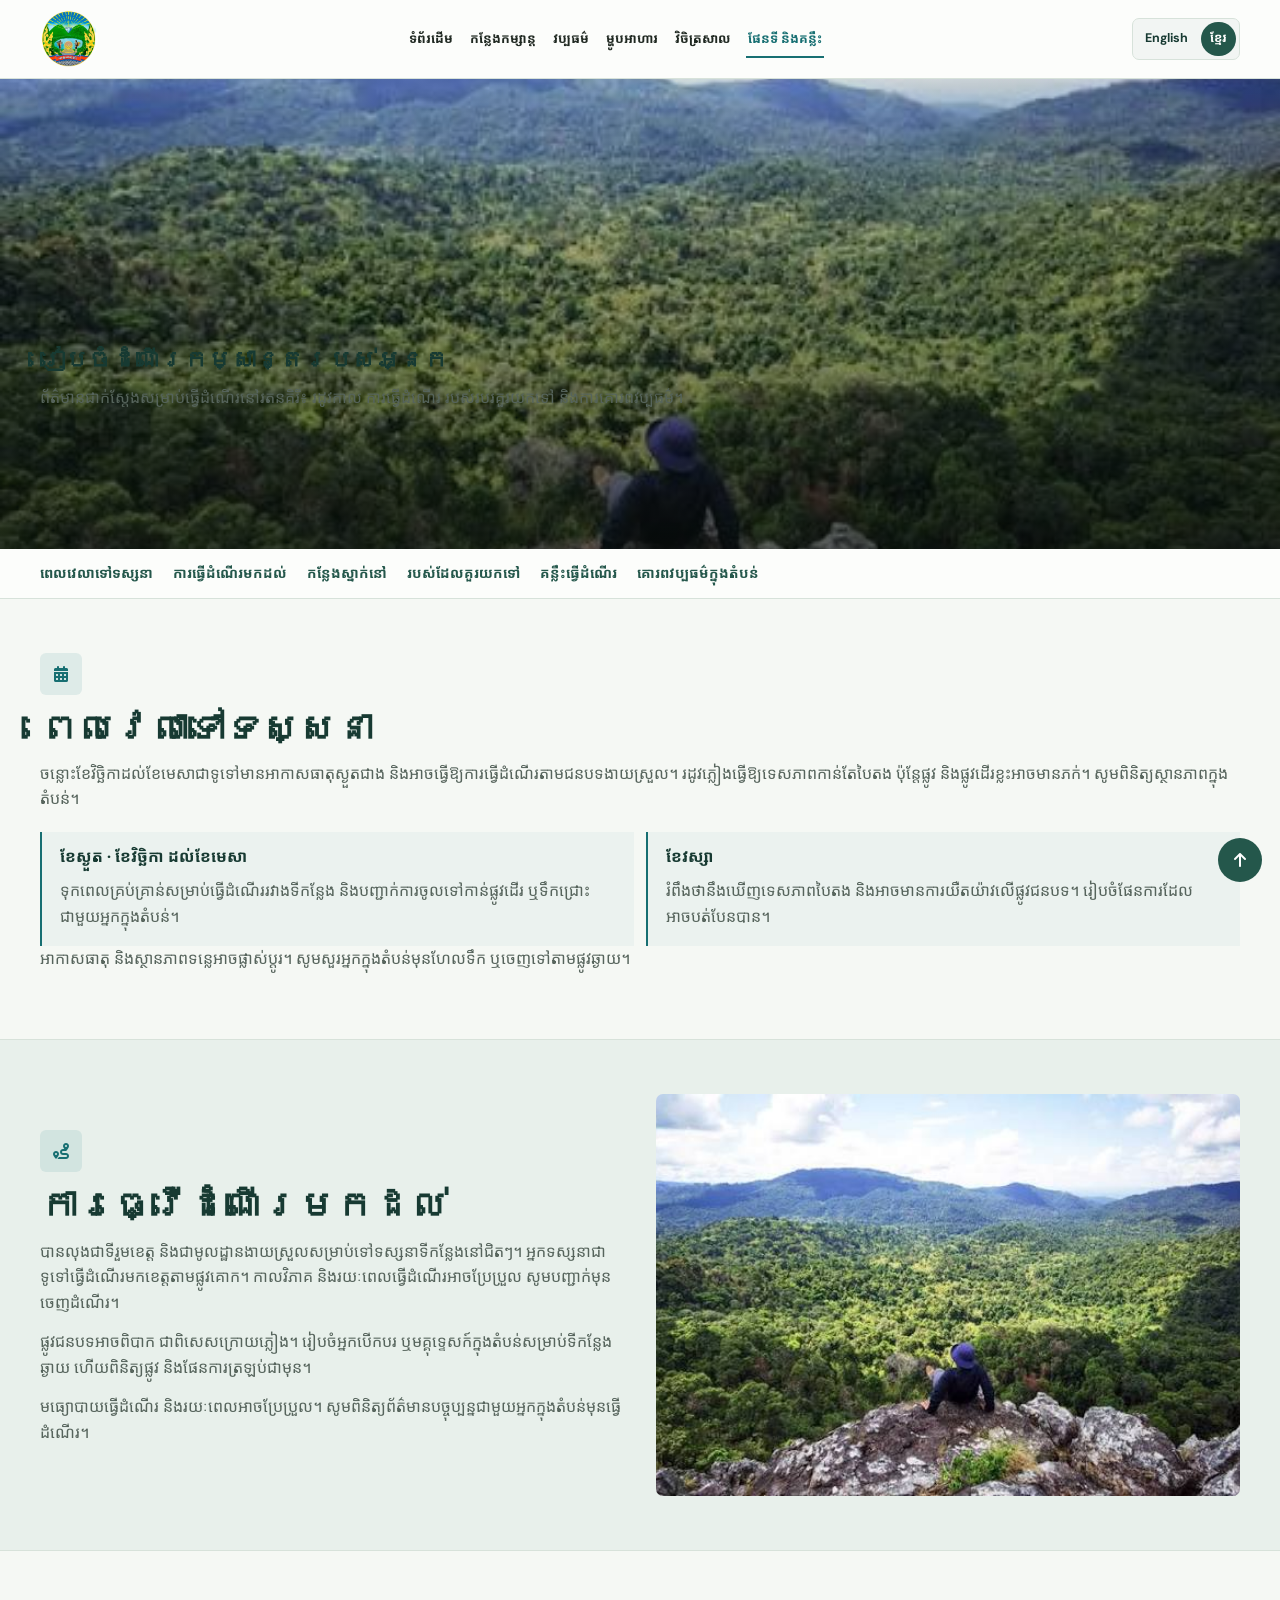
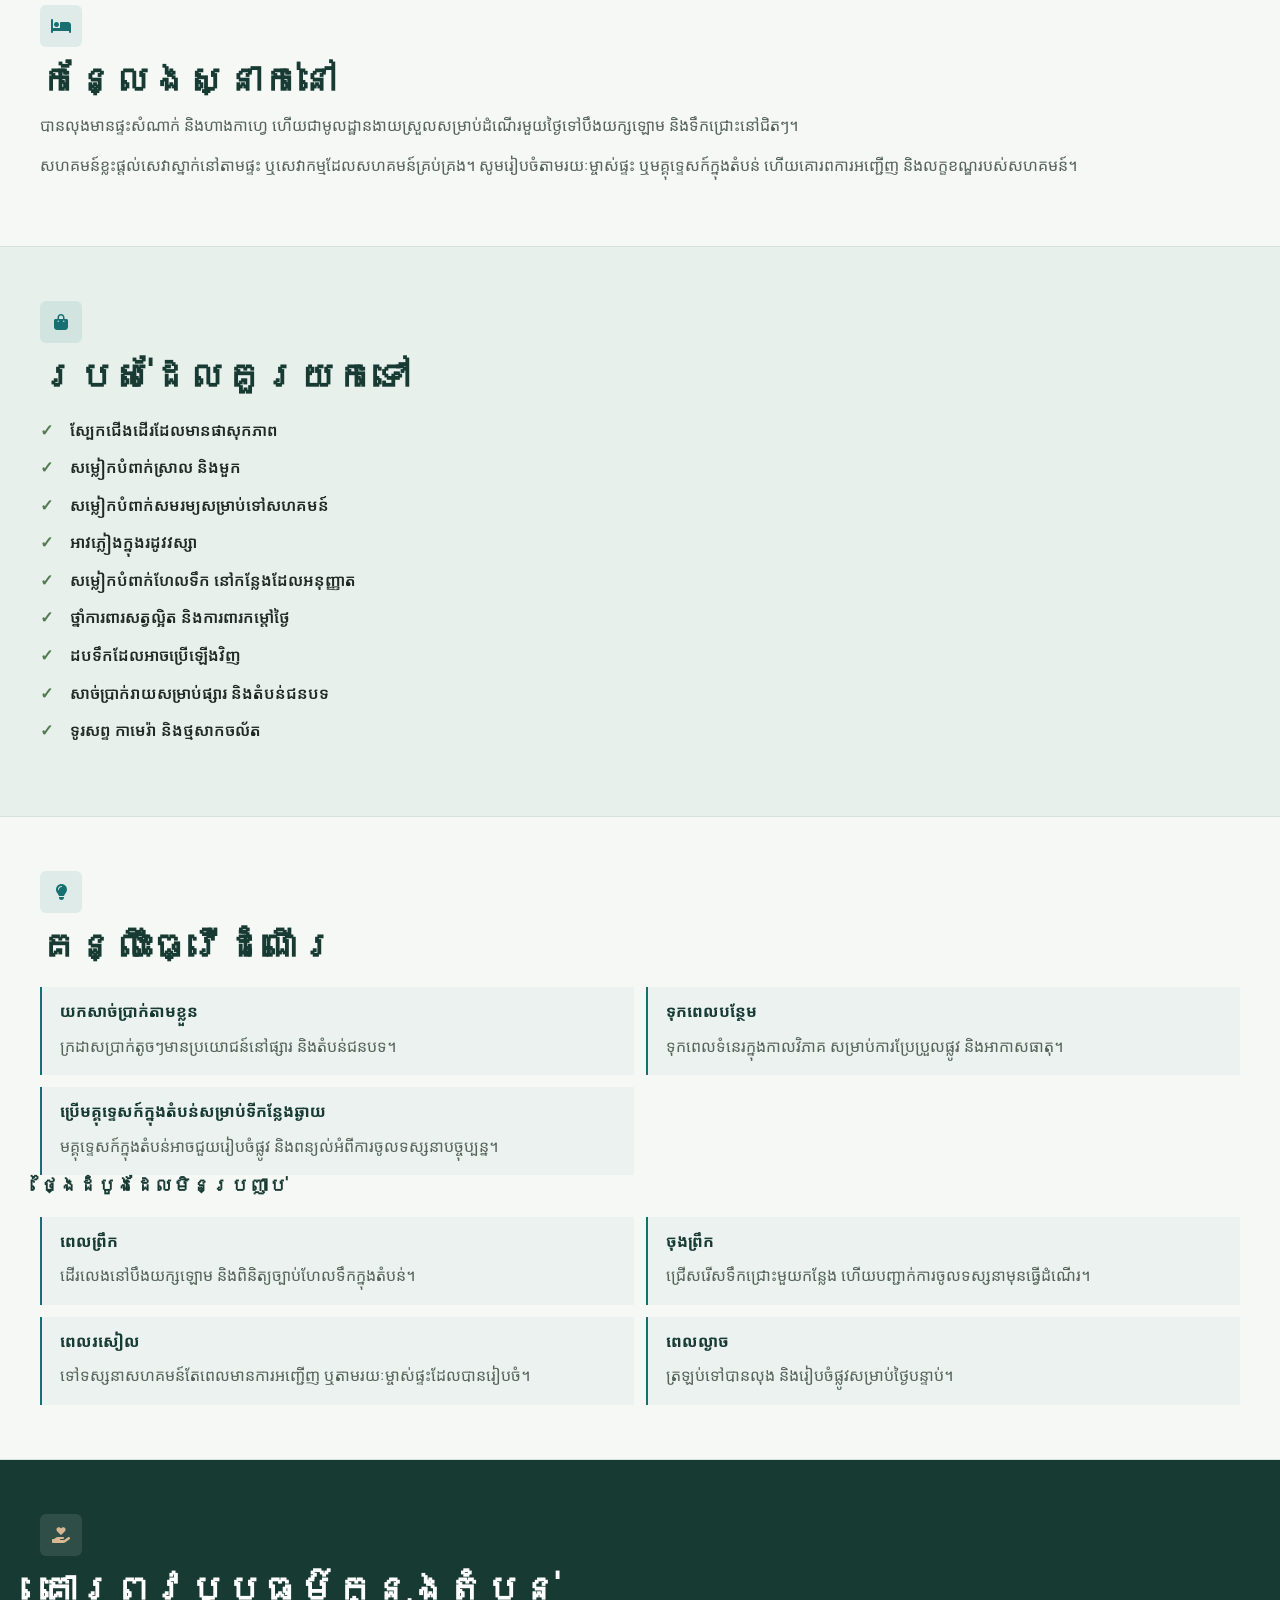
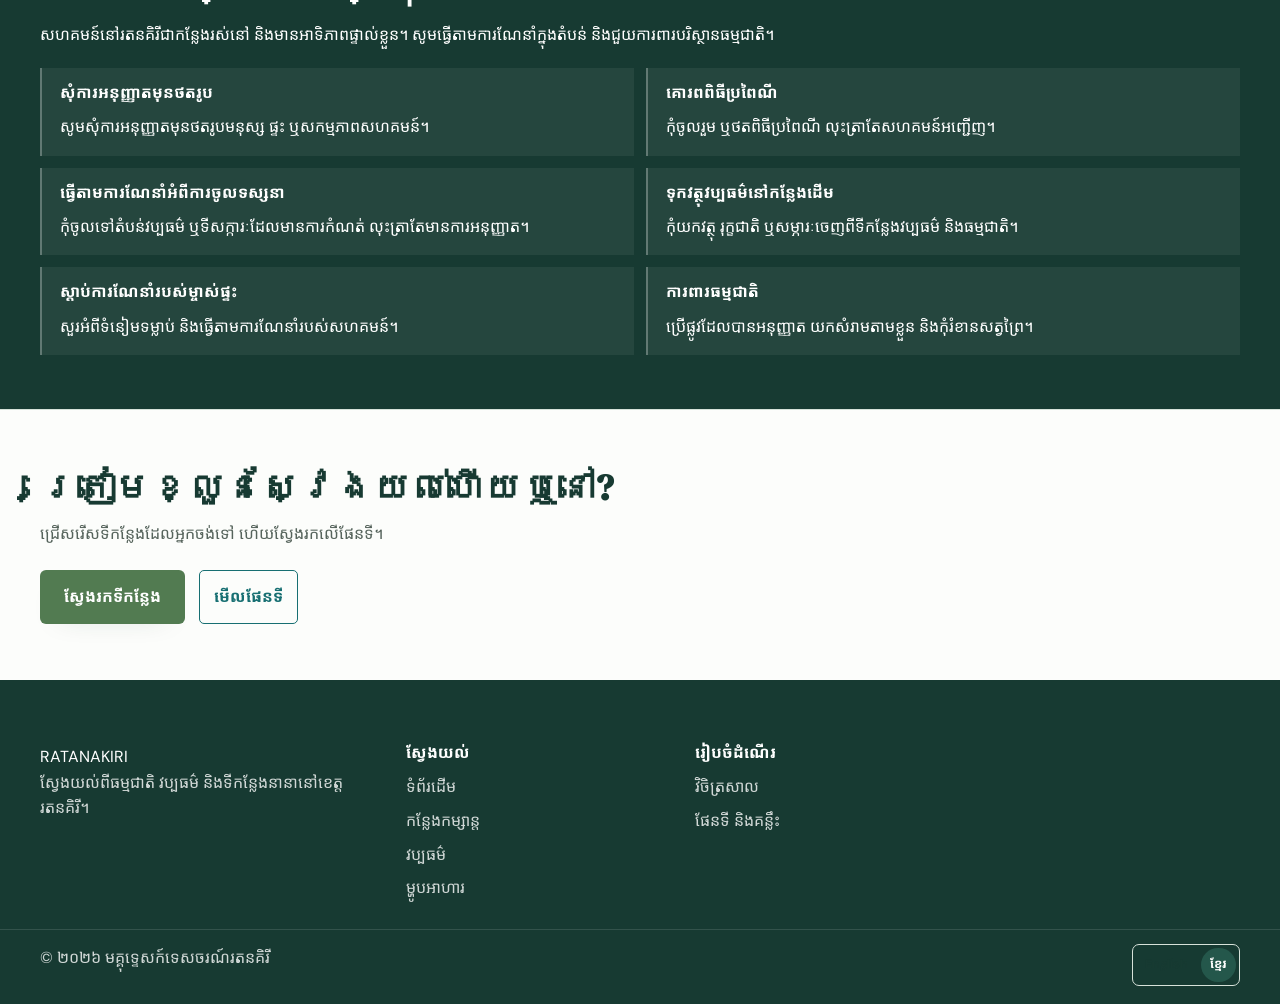
<file: pages/travel-guide.html>
<!DOCTYPE html>
<html lang="en">

<head>
  <meta charset="UTF-8">
  <meta name="viewport" content="width=device-width, initial-scale=1.0">
  <title>Travel Guide | Ratanakiri Tourism Guide</title>
  <meta name="description"
    content="Plan your visit to Ratanakiri: when to go, getting there, where to stay and responsible travel.">
  <link rel="stylesheet" href="../css/style.css">
  <link rel="stylesheet" href="../css/theme.css">
  <link rel="stylesheet" href="https://cdnjs.cloudflare.com/ajax/libs/font-awesome/6.5.1/css/all.min.css">
</head>

<body data-page="travel-guide">
  <header class="site-header">
    <div class="nav-wrap">
      <a href="../index.html" class="brand" aria-label="Ratanakiri home"><img src="../images/logo.png" alt=""
          aria-hidden="true" /></a>
      <nav class="nav-links" id="navLinks" aria-label="Main navigation">
        <a href="../index.html" data-en="Home" data-km="ទំព័រដើម">Home</a>
        <a href="places.html" data-en="Places" data-km="កន្លែងកម្សាន្ត">Places</a>
        <a href="culture.html" data-en="Culture" data-km="វប្បធម៌">Culture</a>
        <a href="food.html" data-en="Food" data-km="ម្ហូបអាហារ">Food</a>
        <a href="gallery.html" data-en="Gallery" data-km="វិចិត្រសាល">Gallery</a>
        <a href="map.html" aria-current="page" data-en="Map & Tips" data-km="ផែនទី និងគន្លឹះ">Map &amp; Tips</a>
      </nav>
      <div class="nav-actions">
        <div class="language-switch" role="group" aria-label="Language">
          <button type="button" class="lang-btn active" data-lang="en">English</button><button type="button"
            class="lang-btn" data-lang="km">ខ្មែរ</button>
        </div>
        <button type="button" class="menu-toggle" aria-label="Open menu" aria-expanded="false"
          aria-controls="navLinks"><i class="fa-solid fa-bars" aria-hidden="true"></i></button>
      </div>
    </div>
  </header>
  <section class="page-hero">
    <div class="hero-media"><img src="../images/vireakchey2.png" alt="Forest and highland landscape in Ratanakiri"
        fetchpriority="high" decoding="async"></div>
    <div class="container hero-content">
      <h1 data-i18n="travel-guide.title">Plan Your Visit</h1>
      <p class="lede" data-i18n="travel-guide.lede">Practical information for visiting Ratanakiri: seasons, getting
        around, what to bring and how to travel respectfully.</p>
    </div>
  </section>
  <main>
    <nav class="guide-nav" aria-label="Travel guide sections">
      <div class="container">
        <a href="#when" data-en="When to go" data-km="ពេលវេលាទៅទស្សនា">When to Go</a><a href="#getting-there"
          data-en="Getting there" data-km="ការធ្វើដំណើរមកដល់">Getting There</a><a href="#stay" data-en="Where to stay"
          data-km="កន្លែងស្នាក់នៅ">Where to Stay</a><a href="#bring" data-en="What to bring"
          data-km="របស់ដែលគួរយកទៅ">What to Bring</a><a href="#tips" data-en="Travel tips"
          data-km="គន្លឹះធ្វើដំណើរ">Travel Tips</a><a href="#responsible" data-en="Respect local culture"
          data-km="គោរពវប្បធម៌ក្នុងតំបន់">Respect Local Culture</a>
      </div>
    </nav>
    <section id="when" class="guide-section">
      <div class="container"><span class="guide-icon"><i class="fa-solid fa-calendar-days"
            aria-hidden="true"></i></span>
        <h2 data-en="When to go" data-km="ពេលវេលាទៅទស្សនា">When to Go</h2>
        <p data-en="November to April is generally drier and can make rural travel easier. Rain brings greener scenery, but some roads and trails may become muddy. Check current local conditions."
          data-km="ចន្លោះខែវិច្ឆិកាដល់ខែមេសាជាទូទៅមានអាកាសធាតុស្ងួតជាង និងអាចធ្វើឱ្យការធ្វើដំណើរតាមជនបទងាយស្រួល។ រដូវភ្លៀងធ្វើឱ្យទេសភាពកាន់តែបៃតង ប៉ុន្តែផ្លូវ និងផ្លូវដើរខ្លះអាចមានភក់។ សូមពិនិត្យស្ថានភាពក្នុងតំបន់។">
          The November–April dry season is generally easier for rural travel. Rain brings greener scenery, but some
          roads and trails may become muddy. Check current local conditions.</p>
        <div class="season-grid">
          <div>
            <h3 data-en="Drier months · November to April" data-km="ខែស្ងួត · ខែវិច្ឆិកា ដល់ខែមេសា">Dry season ·
              November to April</h3>
            <p data-en="Allow time for travel between sites and confirm trail or waterfall access locally."
              data-km="ទុកពេលគ្រប់គ្រាន់សម្រាប់ធ្វើដំណើររវាងទីកន្លែង និងបញ្ជាក់ការចូលទៅកាន់ផ្លូវដើរ ឬទឹកជ្រោះជាមួយអ្នកក្នុងតំបន់។">
              Allow time for travel between sites and confirm trail or waterfall access locally.</p>
          </div>
          <div>
            <h3 data-en="Rainy months" data-km="ខែវស្សា">Rainy season</h3>
            <p data-en="Expect lush scenery and possible delays on rural roads. Keep plans flexible."
              data-km="រំពឹងថានឹងឃើញទេសភាពបៃតង និងអាចមានការយឺតយ៉ាវលើផ្លូវជនបទ។ រៀបចំផែនការដែលអាចបត់បែនបាន។">Expect lush
              scenery and possible delays on rural roads. Keep plans flexible.</p>
          </div>
        </div>
        <p data-en="Weather and river conditions change; ask locally before swimming or setting out on a remote route."
          data-km="អាកាសធាតុ និងស្ថានភាពទន្លេអាចផ្លាស់ប្ដូរ។ សូមសួរអ្នកក្នុងតំបន់មុនហែលទឹក ឬចេញទៅតាមផ្លូវឆ្ងាយ។">Weather
          and river conditions change; ask locally before swimming or setting out on a remote route.</p>
      </div>
    </section>
    <section id="getting-there" class="guide-section bg-beige">
      <div class="container">
        <div class="feature-row">
          <div><span class="guide-icon"><i class="fa-solid fa-route" aria-hidden="true"></i></span>
            <h2 data-en="Getting there" data-km="ការធ្វើដំណើរមកដល់">Getting There</h2>
            <p data-en="Banlung is the provincial capital and a practical base for visiting nearby sites. Visitors commonly travel to the province by road; schedules and journey times change, so confirm transport before departure."
              data-km="បានលុងជាទីរួមខេត្ត និងជាមូលដ្ឋានងាយស្រួលសម្រាប់ទៅទស្សនាទីកន្លែងនៅជិតៗ។ អ្នកទស្សនាជាទូទៅធ្វើដំណើរមកខេត្តតាមផ្លូវគោក។ កាលវិភាគ និងរយៈពេលធ្វើដំណើរអាចប្រែប្រួល សូមបញ្ជាក់មុនចេញដំណើរ។">
              Banlung is the provincial capital and a practical base for nearby sites. Visitors commonly travel to the
              province by road; schedules and journey times change, so confirm transport before departure.</p>
            <p data-en="Rural roads can be rough, especially after rain. Arrange a local driver or guide for remote places, and check the route and return plan in advance."
              data-km="ផ្លូវជនបទអាចពិបាក ជាពិសេសក្រោយភ្លៀង។ រៀបចំអ្នកបើកបរ ឬមគ្គុទ្ទេសក៍ក្នុងតំបន់សម្រាប់ទីកន្លែងឆ្ងាយ ហើយពិនិត្យផ្លូវ និងផែនការត្រឡប់ជាមុន។">
              Rural roads can be rough, especially after rain. Arrange a local driver or guide for remote places, and
              check the route and return plan in advance.</p>
            <p data-en="Transport options and journey times change. Check current information locally before you travel."
              data-km="មធ្យោបាយធ្វើដំណើរ និងរយៈពេលអាចប្រែប្រួល។ សូមពិនិត្យព័ត៌មានបច្ចុប្បន្នជាមួយអ្នកក្នុងតំបន់មុនធ្វើដំណើរ។">
              Transport options and journey times change. Check current information locally before you travel.</p>
          </div>
          <div class="feature-media"><img src="../images/vireakchey2.png"
              alt="Visitor looking across forested highlands" loading="lazy" decoding="async"></div>
        </div>
      </div>
    </section>
    <section id="stay" class="guide-section">
      <div class="container"><span class="guide-icon"><i class="fa-solid fa-bed" aria-hidden="true"></i></span>
        <h2 data-en="Where to stay" data-km="កន្លែងស្នាក់នៅ">Where to Stay</h2>
        <p data-en="Banlung has guesthouses and cafés and is a convenient base for day trips to Yeak Laom Lake and nearby waterfalls."
          data-km="បានលុងមានផ្ទះសំណាក់ និងហាងកាហ្វេ ហើយជាមូលដ្ឋានងាយស្រួលសម្រាប់ដំណើរមួយថ្ងៃទៅបឹងយក្សឡោម និងទឹកជ្រោះនៅជិតៗ។">
          Banlung has guesthouses and cafés and is a convenient base for day trips to Yeak Laom Lake and nearby
          waterfalls.</p>
        <p data-en="Some communities offer homestays or community-run services. Arrange these through the host or a local guide, and follow the community's invitation and conditions."
          data-km="សហគមន៍ខ្លះផ្ដល់សេវាស្នាក់នៅតាមផ្ទះ ឬសេវាកម្មដែលសហគមន៍គ្រប់គ្រង។ សូមរៀបចំតាមរយៈម្ចាស់ផ្ទះ ឬមគ្គុទ្ទេសក៍ក្នុងតំបន់ ហើយគោរពការអញ្ជើញ និងលក្ខខណ្ឌរបស់សហគមន៍។">
          Some communities offer homestays or community-run services. Arrange these through the host or a local guide,
          and follow the community's invitation and conditions.</p>
      </div>
    </section>
    <section id="bring" class="guide-section bg-beige">
      <div class="container"><span class="guide-icon"><i class="fa-solid fa-bag-shopping" aria-hidden="true"></i></span>
        <h2 data-en="What to bring" data-km="របស់ដែលគួរយកទៅ">What to Bring</h2>
        <ul class="checklist">
          <li data-en="Comfortable walking shoes" data-km="ស្បែកជើងដើរដែលមានផាសុកភាព">Comfortable walking shoes for
            trails and steps</li>
          <li data-en="Light clothes and a hat" data-km="សម្លៀកបំពាក់ស្រាល និងមួក">Light, breathable clothes and a hat
          </li>
          <li data-en="Modest clothing for community visits" data-km="សម្លៀកបំពាក់សមរម្យសម្រាប់ទៅសហគមន៍">Modest clothing
            for village visits</li>
          <li data-en="Rain jacket in wet months" data-km="អាវភ្លៀងក្នុងរដូវវស្សា">Rain jacket, especially in the rainy
            season</li>
          <li data-en="Swimwear where swimming is permitted" data-km="សម្លៀកបំពាក់ហែលទឹក នៅកន្លែងដែលអនុញ្ញាត">Swimwear
            for the lake and waterfall pools</li>
          <li data-en="Insect repellent and sun protection" data-km="ថ្នាំការពារសត្វល្អិត និងការពារកម្ដៅថ្ងៃ">Insect
            repellent and sun protection</li>
          <li data-en="Reusable water bottle" data-km="ដបទឹកដែលអាចប្រើឡើងវិញ">Reusable water bottle</li>
          <li data-en="Small cash for markets and rural areas" data-km="សាច់ប្រាក់រាយសម្រាប់ផ្សារ និងតំបន់ជនបទ">Cash in
            small notes for markets and rural areas</li>
          <li data-en="Phone, camera and power bank" data-km="ទូរសព្ទ កាមេរ៉ា និងថ្មសាកចល័ត">Phone or camera, with a
            power bank</li>
        </ul>
      </div>
    </section>
    <section id="tips" class="guide-section">
      <div class="container"><span class="guide-icon"><i class="fa-solid fa-lightbulb" aria-hidden="true"></i></span>
        <h2 data-en="Travel tips" data-km="គន្លឹះធ្វើដំណើរ">Travel Tips</h2>
        <div class="tips-list">
          <div>
            <h3 data-en="Carry cash" data-km="យកសាច់ប្រាក់តាមខ្លួន">Carry cash</h3>
            <p data-en="Small notes can be useful at markets and in rural areas."
              data-km="ក្រដាសប្រាក់តូចៗមានប្រយោជន៍នៅផ្សារ និងតំបន់ជនបទ។">Small notes can be useful at markets and in
              rural areas.</p>
          </div>
          <div>
            <h3 data-en="Allow extra time" data-km="ទុកពេលបន្ថែម">Allow extra time</h3>
            <p data-en="Leave room in your schedule for changing road and weather conditions."
              data-km="ទុកពេលទំនេរក្នុងកាលវិភាគ សម្រាប់ការប្រែប្រួលផ្លូវ និងអាកាសធាតុ។">Leave room in your schedule for
              changing road and weather conditions.</p>
          </div>
          <div>
            <h3 data-en="Use local guides for remote places" data-km="ប្រើមគ្គុទ្ទេសក៍ក្នុងតំបន់សម្រាប់ទីកន្លែងឆ្ងាយ">
              Use local guides for remote places</h3>
            <p data-en="A local guide can help you plan routes and understand current access."
              data-km="មគ្គុទ្ទេសក៍ក្នុងតំបន់អាចជួយរៀបចំផ្លូវ និងពន្យល់អំពីការចូលទស្សនាបច្ចុប្បន្ន។">A local guide can
              help you plan routes and understand current access.</p>
          </div>
        </div>
        <h3 data-en="A relaxed first day" data-km="ថ្ងៃដំបូងដែលមិនប្រញាប់">A relaxed first day</h3>
        <div class="route">
          <div>
            <h3 data-en="Morning" data-km="ពេលព្រឹក">Morning</h3>
            <p data-en="Walk at Yeak Laom Lake; check local swimming rules."
              data-km="ដើរលេងនៅបឹងយក្សឡោម និងពិនិត្យច្បាប់ហែលទឹកក្នុងតំបន់។">Walk at Yeak Laom Lake; check local
              swimming rules.</p>
          </div>
          <div>
            <h3 data-en="Late morning" data-km="ចុងព្រឹក">Late morning</h3>
            <p data-en="Choose one waterfall and confirm access before travelling."
              data-km="ជ្រើសរើសទឹកជ្រោះមួយកន្លែង ហើយបញ្ជាក់ការចូលទស្សនាមុនធ្វើដំណើរ។">Choose one waterfall and confirm
              access before travelling.</p>
          </div>
          <div>
            <h3 data-en="Afternoon" data-km="ពេលរសៀល">Afternoon</h3>
            <p data-en="Visit a community only by invitation or through an arranged host."
              data-km="ទៅទស្សនាសហគមន៍តែពេលមានការអញ្ជើញ ឬតាមរយៈម្ចាស់ផ្ទះដែលបានរៀបចំ។">Visit a community only by
              invitation or through an arranged host.</p>
          </div>
          <div>
            <h3 data-en="Evening" data-km="ពេលល្ងាច">Evening</h3>
            <p data-en="Return to Banlung and plan the next day's route."
              data-km="ត្រឡប់ទៅបានលុង និងរៀបចំផ្លូវសម្រាប់ថ្ងៃបន្ទាប់។">Return to Banlung and plan the next day's route.
            </p>
          </div>
        </div>
      </div>
    </section>
    <section id="responsible" class="guide-section plan-band">
      <div class="container"><span class="guide-icon"><i class="fa-solid fa-hand-holding-heart"
            aria-hidden="true"></i></span>
        <h2 data-en="Respect local culture" data-km="គោរពវប្បធម៌ក្នុងតំបន់">Respect Local Culture</h2>
        <p data-en="Ratanakiri's communities are living places with their own priorities. Let local guidance lead your visit and help protect the natural environment."
          data-km="សហគមន៍នៅរតនគិរីជាកន្លែងរស់នៅ និងមានអាទិភាពផ្ទាល់ខ្លួន។ សូមធ្វើតាមការណែនាំក្នុងតំបន់ និងជួយការពារបរិស្ថានធម្មជាតិ។">
          Ratanakiri's communities are living places with their own priorities. Let local guidance lead your visit and
          help protect the natural environment.</p>
        <div class="principles">
          <div>
            <h3 data-en="Ask before photographing" data-km="សុំការអនុញ្ញាតមុនថតរូប">Ask before photographing</h3>
            <p data-en="Ask permission before photographing people, homes or community activities."
              data-km="សូមសុំការអនុញ្ញាតមុនថតរូបមនុស្ស ផ្ទះ ឬសកម្មភាពសហគមន៍។">Ask permission before photographing
              people, homes or community activities.</p>
          </div>
          <div>
            <h3 data-en="Respect ceremonies" data-km="គោរពពិធីប្រពៃណី">Respect ceremonies</h3>
            <p data-en="Do not enter or record a ceremony unless the community invites you."
              data-km="កុំចូលរួម ឬថតពិធីប្រពៃណី លុះត្រាតែសហគមន៍អញ្ជើញ។">Do not enter or record a ceremony unless the
              community invites you.</p>
          </div>
          <div>
            <h3 data-en="Follow access guidance" data-km="ធ្វើតាមការណែនាំអំពីការចូលទស្សនា">Follow access guidance</h3>
            <p data-en="Stay out of restricted cultural or sacred areas unless permitted."
              data-km="កុំចូលទៅតំបន់វប្បធម៌ ឬទីសក្ការៈដែលមានការកំណត់ លុះត្រាតែមានការអនុញ្ញាត។">Stay out of restricted
              cultural or sacred areas unless permitted.</p>
          </div>
          <div>
            <h3 data-en="Leave cultural objects in place" data-km="ទុកវត្ថុវប្បធម៌នៅកន្លែងដើម">Leave cultural objects
              where they are</h3>
            <p data-en="Do not remove objects, plants or materials from cultural and natural places."
              data-km="កុំយកវត្ថុ រុក្ខជាតិ ឬសម្ភារៈចេញពីទីកន្លែងវប្បធម៌ និងធម្មជាតិ។">Do not remove objects, plants or
              materials from cultural and natural places.</p>
          </div>
          <div>
            <h3 data-en="Listen to local hosts" data-km="ស្តាប់ការណែនាំរបស់ម្ចាស់ផ្ទះ">Listen to local hosts</h3>
            <p data-en="Ask about customs and follow community guidance."
              data-km="សួរអំពីទំនៀមទម្លាប់ និងធ្វើតាមការណែនាំរបស់សហគមន៍។">Ask about customs and follow the guidance of
              community members or your local guide.</p>
          </div>
          <div>
            <h3 data-en="Protect nature" data-km="ការពារធម្មជាតិ">Keep nature clean</h3>
            <p data-en="Use permitted paths, take rubbish with you and do not disturb wildlife."
              data-km="ប្រើផ្លូវដែលបានអនុញ្ញាត យកសំរាមតាមខ្លួន និងកុំរំខានសត្វព្រៃ។">Stay on permitted paths, take
              rubbish with you and do not disturb wildlife.</p>
          </div>
        </div>
      </div>
    </section>
    <section class="guide-cta bg-soft">
      <div class="container">
        <h2 data-en="Ready to explore?" data-km="ត្រៀមខ្លួនស្វែងយល់ហើយឬនៅ?">Ready to explore?</h2>
        <p data-en="Choose your places, then find them on the map."
          data-km="ជ្រើសរើសទីកន្លែងដែលអ្នកចង់ទៅ ហើយស្វែងរកលើផែនទី។">Choose your places, then find them on the map.</p>
        <div class="hero-actions"><a href="places.html" class="btn btn-primary" data-en="Explore Places"
            data-km="ស្វែងរកទីកន្លែង">Explore Places</a><a href="map.html" class="btn btn-dark-outline"
            data-en="View the Map" data-km="មើលផែនទី">View the Map</a></div>
      </div>
    </section>
  </main>
  <footer class="site-footer">
    <div class="container footer-grid">
      <div class="footer-brand">
        <a href="../index.html" class="brand">RATANAKIRI</a>
        <p data-i18n="footer.tagline">Discover the natural beauty, culture and places of Ratanakiri, Cambodia.</p>
      </div>
      <div class="footer-col">
        <h4 data-i18n="footer.explore">Explore</h4>
        <ul>
          <li><a href="../index.html" data-en="Home" data-km="ទំព័រដើម">Home</a></li>
          <li><a href="places.html" data-en="Places" data-km="កន្លែងកម្សាន្ត">Places</a></li>
          <li><a href="culture.html" data-en="Culture" data-km="វប្បធម៌">Culture</a></li>
          <li><a href="food.html" data-en="Food" data-km="ម្ហូបអាហារ">Food</a></li>
        </ul>
      </div>
      <div class="footer-col">
        <h4 data-i18n="footer.plan">Plan</h4>
        <ul>
          <li><a href="gallery.html" data-en="Gallery" data-km="វិចិត្រសាល">Gallery</a></li>
          <li><a href="map.html" data-en="Map & Tips" data-km="ផែនទី និងគន្លឹះ">Map &amp; Tips</a></li>
        </ul>
      </div>
    </div>
    <div class="footer-bottom">
      <div class="container footer-bottom-inner">
        <p data-i18n="footer.copy">© 2026 Ratanakiri Tourism Guide</p>
        <div class="language-switch" role="group" aria-label="Language"><button type="button" class="lang-btn active"
            data-lang="en">English</button><button type="button" class="lang-btn" data-lang="km">ខ្មែរ</button></div>
      </div>
    </div>
  </footer>
  <button class="to-top" aria-label="Scroll to top"><i class="fa-solid fa-arrow-up" aria-hidden="true"></i></button>
  <script src="../js/script.js?v=20261001"></script>
</body>

</html>
</file>
<file: css/style.css>
﻿@import url('https://fonts.googleapis.com/css2?family=DM+Sans:wght@400;500;600;700;800&family=DM+Serif+Display&family=Noto+Sans+Khmer:wght@400;500;600;700&display=swap');

:root {
  --forest-950: #173a32;
  --forest-800: #24574b;
  --forest-700: #347161;
  --leaf-600: #527b51;
  --leaf-500: #709266;
  --lake-600: #176f72;
  --lake-400: #83c3bd;
  --sand-50: #f5f8f4;
  --sand-100: #e8f0eb;
  --warm-100: #fcfdfb;
  --ink-900: #202922;
  --ink-600: #56645c;
  --line: #d7e2da;
  --red-700: #a84f37;
  --shadow-soft: 0 22px 48px -28px rgba(23,58,50,0.48);
  --shadow-card: 0 10px 28px -22px rgba(23,58,50,0.34);
}

body[data-theme="dark"] {
  --forest-950: #ecf4ec;
  --forest-800: #d5e6d6;
  --forest-700: #b8d9bd;
  --leaf-600: #79ba87;
  --leaf-500: #9ed2a3;
  --lake-600: #7cc8c0;
  --lake-400: #9fe3dd;
  --sand-50: #0d1b17;
  --sand-100: #132a24;
  --warm-100: #172f29;
  --ink-900: #edf4ef;
  --ink-600: #d2d9d3;
  --line: rgba(191, 214, 197, 0.12);
  --red-700: #d7916d;
  --shadow-soft: 0 18px 36px -16px rgba(0,0,0,0.55);
  --shadow-card: 0 12px 24px -16px rgba(0,0,0,0.52);
}

* { box-sizing: border-box; }
html { scroll-behavior: smooth; }
body {
  margin: 0;
  font-family: 'DM Sans', 'Noto Sans Khmer', sans-serif;
  background: var(--sand-50);
  color: var(--ink-900);
  line-height: 1.6;
  -webkit-font-smoothing: antialiased;
  text-rendering: optimizeLegibility;
}
img { max-width: 100%; display: block; }
a { color: inherit; text-decoration: none; }
ul { list-style: none; padding: 0; margin: 0; }
button, input, textarea, select { font: inherit; }

h1, h2, h3, h4 {
  margin: 0 0 12px;
  color: var(--forest-950);
  font-family: 'DM Serif Display', Georgia, serif;
  line-height: 1.15;
}

p { margin: 0 0 14px; color: var(--ink-600); }
.container { width: min(1200px, calc(100% - 40px)); margin: 0 auto; }
section { padding: 76px 0; }
.section-alt { background: rgba(255,255,255,0.26); }
.eyebrow, .section-tag {
  display: inline-block; margin-bottom: 14px; font-size: 0.72rem; font-weight: 800; letter-spacing: 0.12em; text-transform: uppercase; color: var(--lake-600);
}
.section-tag.light { color: #d8d7c7; }

.site-header {
  position: sticky; top: 0; z-index: 100; backdrop-filter: blur(14px); background: rgba(252,253,251,0.95); border-bottom: 1px solid var(--line);
}
.nav-wrap {
  width: min(1200px, calc(100% - 40px)); margin: 0 auto; display: flex; align-items: center; justify-content: space-between; gap: 16px; min-height: 78px;
}
.brand {
  display: inline-flex; align-items: center; gap: 10px; flex: 0 0 auto; color: var(--forest-950);
}
.brand img { width: 58px; height: 58px; border-radius: 50%; object-fit: cover; flex: 0 0 auto; }
.nav-links { display: flex; align-items: center; justify-content: center; gap: 13px; flex-wrap: wrap; }
.nav-links a { position: relative; display: inline-block; padding: 7px 2px; font-size: 0.81rem; font-weight: 700; color: var(--ink-900); }
.nav-links a::after {
  content: ""; position: absolute; left: 0; bottom: -2px; width: 0; height: 2px; background: var(--lake-600); transition: width 0.2s ease;
}
.nav-links a:hover::after, .nav-links a[aria-current="page"]::after { width: 100%; }
.nav-links a[aria-current="page"] { color: var(--lake-600); }
.nav-actions { display: flex; align-items: center; gap: 8px; flex: 0 0 auto; }
.language-switch { display: inline-flex; align-items: center; gap: 4px; padding: 3px; border-radius: 7px; background: rgba(23,58,50,0.04); border: 1px solid var(--line); }
.lang-btn, .theme-toggle, .menu-toggle { border: 0; background: transparent; border-radius: 999px; color: var(--forest-950); font-weight: 700; cursor: pointer; }
.lang-btn { padding: 7px 9px; font-size: 0.78rem; }
.lang-btn.active { background: var(--forest-800); color: #fff; }
.theme-toggle, .menu-toggle {
  display: inline-flex; align-items: center; justify-content: center; width: 40px; height: 40px; border: 1px solid var(--line); background: rgba(23,58,50,0.03);
}
.menu-toggle { display: none; font-size: 1.2rem; }

.hero { position: relative; min-height: min(720px, calc(100svh - 78px)); display: flex; align-items: flex-end; overflow: hidden; background: #10251f; }
.hero-media { position: absolute; inset: 0; }
.hero-media img { width: 100%; height: 100%; object-fit: cover; filter: saturate(0.95); }
.hero::before { content: ""; position: absolute; inset: 0; background: linear-gradient(90deg, rgba(10,22,18,0.82), rgba(10,22,18,0.48) 52%, rgba(10,22,18,0.18)); }
.hero-content { position: relative; z-index: 1; padding: 54px 0 52px; animation: rise-in 650ms ease-out both; }
.hero h1 { max-width: 900px; font-size: 3.8rem; color: #fff; margin-bottom: 16px; }
.hero .lede { max-width: 740px; font-size: 1.08rem; color: rgba(255,255,255,0.92); margin-bottom: 24px; }
.eyebrow { color: #d8d7c7; }
.search-shell {
  position: relative; display: flex; align-items: center; gap: 12px; width: min(720px, 100%); padding: 8px 9px 8px 16px; border-radius: 8px; background: rgba(255,255,255,0.95); border: 1px solid rgba(255,255,255,0.4); box-shadow: var(--shadow-soft);
}
.search-shell input { flex: 1; min-width: 0; border: 0; background: transparent; color: var(--ink-900); font-size: 1rem; padding: 12px 8px; outline: none; }
.btn { display: inline-flex; align-items: center; justify-content: center; gap: 8px; min-height: 48px; padding: 12px 22px; border: 2px solid transparent; border-radius: 6px; font-weight: 700; cursor: pointer; transition: transform 0.2s ease, box-shadow 0.2s ease; }
.btn:hover { transform: translateY(-1px); }
.btn-primary { background: var(--leaf-600); color: #fff; box-shadow: var(--shadow-card); }
.btn-primary:hover { background: var(--forest-800); }
.btn-secondary { background: transparent; border-color: rgba(255,255,255,0.45); color: #fff; }
.text-button { border: 0; background: transparent; color: var(--forest-800); font-weight: 700; cursor: pointer; }
.hero-actions { display: flex; flex-wrap: wrap; gap: 14px; margin-top: 24px; }
.search-results { width: min(720px, 100%); margin-top: 16px; padding: 12px 14px; border-radius: 8px; background: rgba(255,255,255,0.96); border: 1px solid rgba(16,34,28,0.08); display: none; }
.search-results.visible { display: block; }
.search-results h3 { font-size: 0.9rem; margin-bottom: 10px; color: var(--forest-950); }
.search-results-list { display: grid; gap: 10px; }
.result-item { padding: 10px 12px; border-radius: 12px; background: rgba(18,53,42,0.02); }
.result-item a { display: block; color: var(--forest-950); font-weight: 700; }
.result-item small { display: block; color: var(--ink-600); margin-top: 3px; }

.section-heading { max-width: 760px; margin-bottom: 32px; }
.section-heading h2 { font-size: 2.55rem; }
.quick-grid, .info-grid, .card-grid { display: grid; gap: 22px; }
.quick-grid { grid-template-columns: repeat(3, minmax(0, 1fr)); }
.feature-card, .listing-card, .info-card { border: 1px solid var(--line); border-radius: 7px; background: rgba(255,255,255,0.82); box-shadow: var(--shadow-card); }
.feature-card { display: block; padding: 24px; transition: transform 0.2s ease, box-shadow 0.2s ease; }
.feature-card:hover, .listing-card:hover, .info-card:hover { transform: translateY(-4px); box-shadow: var(--shadow-soft); }
.icon-wrap { display: inline-grid; place-items: center; width: 54px; height: 54px; border-radius: 16px; background: rgba(18,53,42,0.07); color: var(--forest-800); font-size: 1.3rem; margin-bottom: 16px; }
.feature-card h3, .info-card h3 { font-size: 1.4rem; margin-bottom: 10px; }
.split-layout { display: grid; grid-template-columns: 1.05fr 1fr; gap: 36px; align-items: center; }
.split-media img { width: 100%; border-radius: 7px; min-height: 420px; object-fit: cover; box-shadow: var(--shadow-soft); }
.checklist { margin: 20px 0 18px; display: grid; gap: 12px; }
.checklist li { position: relative; padding-left: 30px; color: var(--ink-900); font-weight: 600; }
.checklist li::before { content: "✓"; position: absolute; left: 0; top: 0; color: var(--leaf-600); font-weight: 900; }
.text-link { display: inline-flex; align-items: center; gap: 8px; color: var(--lake-600); font-weight: 700; }
.text-link::after { content: "→"; }
.card-grid { grid-template-columns: repeat(3, minmax(0, 1fr)); }
.listing-card { overflow: hidden; }
.card-image { aspect-ratio: 4 / 3; overflow: hidden; background: #dfe8df; }
.card-image img { width: 100%; height: 100%; object-fit: cover; }
.card-body { padding: 22px 22px 24px; }
.pill { display: inline-block; margin-bottom: 10px; padding: 5px 10px; border-radius: 4px; background: rgba(25,123,125,0.1); color: var(--forest-800); font-size: 0.74rem; font-weight: 700; }
.alert-section { padding-top: 12px; }
.alert-banner { display: grid; grid-template-columns: 1fr 1.6fr; gap: 20px; padding: 28px; border-radius: 28px; background: linear-gradient(135deg, var(--forest-950), var(--forest-800)); color: #fff; box-shadow: var(--shadow-soft); }
.alert-banner h2, .alert-banner .section-tag, .alert-banner strong { color: #fff; }
.alert-list { display: grid; gap: 10px; color: rgba(255,255,255,0.9); }
.info-grid { grid-template-columns: repeat(3, minmax(0, 1fr)); }
.info-card { padding: 24px 22px; }
.info-card i { font-size: 1.5rem; color: var(--leaf-600); margin-bottom: 8px; }
.site-footer { background: var(--forest-950); color: #dfe9df; padding-top: 16px; }
.footer-grid { display: grid; grid-template-columns: 1.3fr 1fr 1fr 1fr; gap: 32px; padding: 48px 0 28px; }
.site-footer .brand, .site-footer h4 { color: #fff; }
.site-footer p, .site-footer li, .site-footer a { color: rgba(255,255,255,0.8); }
.site-footer h4 { font-size: 1rem; margin-bottom: 12px; font-family: 'DM Sans', 'Noto Sans Khmer', sans-serif; }
.footer-col li + li { margin-top: 8px; }
.footer-bottom { border-top: 1px solid rgba(255,255,255,0.12); }
.footer-bottom-inner { display: flex; align-items: center; justify-content: space-between; gap: 12px; padding: 14px 0 18px; }
.page-hero { position: relative; min-height: 470px; display: flex; align-items: flex-end; overflow: hidden; background: #10251f; }
.page-hero .hero-media::after { content: ""; position: absolute; inset: 0; background: linear-gradient(180deg, rgba(9,17,13,0.15), rgba(9,17,13,0.65)); }
.page-hero .hero-content { padding: 52px 0 48px; }
.filter-row { display: flex; flex-wrap: wrap; gap: 8px; margin-bottom: 24px; }
.filter-pill { border: 1px solid var(--line); background: rgba(255,255,255,0.8); border-radius: 5px; padding: 9px 14px; font-weight: 700; cursor: pointer; color: var(--forest-950); }
.filter-pill.active { background: var(--forest-800); border-color: var(--forest-800); color: #fff; }
.feature-card__content { display: flex; flex-direction: column; gap: 12px; }
.meta-row { display: flex; flex-wrap: wrap; gap: 8px; color: var(--ink-600); font-size: 0.82rem; font-weight: 700; }
.item-meta { display: inline-flex; align-items: center; gap: 6px; padding: 5px 10px; border-radius: 4px; background: rgba(25,123,125,0.08); color: var(--forest-800); }
.favorite-toggle { border: 1px solid var(--line); background: rgba(255,255,255,0.8); border-radius: 999px; padding: 8px 12px; font-weight: 700; cursor: pointer; color: var(--forest-800); }
.favorite-toggle.active { background: var(--red-700); border-color: var(--red-700); color: #fff; }
.empty-state { padding: 28px; border: 1px dashed var(--line); border-radius: 18px; text-align: center; color: var(--ink-600); }

@media (max-width: 980px) {
  .nav-links { position: absolute; top: 76px; left: 16px; right: 16px; flex-direction: column; align-items: flex-start; gap: 10px; padding: 16px 18px 18px; border: 1px solid var(--line); border-radius: 18px; background: rgba(247,243,235,0.98); box-shadow: var(--shadow-soft); display: none; }
  .nav-links.open { display: flex; }
  .menu-toggle { display: inline-flex; }
  .quick-grid, .card-grid, .info-grid, .footer-grid, .split-layout, .alert-banner { grid-template-columns: 1fr 1fr; }
  .footer-brand { grid-column: 1 / -1; }
}
@media (max-width: 700px) {
  .quick-grid, .card-grid, .info-grid, .footer-grid, .split-layout, .alert-banner { grid-template-columns: 1fr; }
  .search-shell { flex-wrap: wrap; border-radius: 18px; padding-right: 14px; }
  .hero { min-height: 620px; }
  .hero { min-height: 610px; }
  .hero-content { padding: 48px 0 42px; }
  .hero h1 { max-width: 560px; font-size: 2.2rem; }
  .hero .lede { font-size: 0.98rem; }
  .section-heading h2 { font-size: 2rem; }
  section { padding: 60px 0; }
  .nav-wrap { width: min(100% - 24px, 1200px); }
  .language-switch .lang-btn { padding: 7px 8px; font-size: 0.76rem; }
  .page-hero { min-height: 390px; }
  .page-hero h1 { font-size: 2.5rem; }
  .footer-bottom-inner { align-items: flex-start; flex-direction: column; }
}

@keyframes rise-in { from { opacity: 0; transform: translateY(16px); } to { opacity: 1; transform: translateY(0); } }

:focus-visible { outline: 3px solid var(--lake-600); outline-offset: 3px; }
@media (prefers-reduced-motion: reduce) {
  *, *::before, *::after { scroll-behavior: auto !important; animation-duration: 0.01ms !important; transition-duration: 0.01ms !important; }
}

.card-media, .feature-media {
  position: relative;
  overflow: hidden;
  border-radius: 7px;
  background: var(--sand-100);
}
.card-media { aspect-ratio: 4 / 3; }
.feature-media { aspect-ratio: 16 / 11; }
.card-media img, .feature-media img {
  width: 100%;
  height: 100%;
  object-fit: cover;
  transition: transform 0.35s ease;
}
.card:hover .card-media img, .food-card:hover .card-media img,
.gallery-item:hover img, .gallery-preview-grid a:hover img { transform: scale(1.035); }
.card-image img, .gallery-item img { object-fit: cover; }
.media-panel { display: grid; place-items: center; width: 100%; height: 100%; min-height: 210px; color: var(--leaf-600); font-size: 2rem; background: var(--sand-100); }
.image-placeholder {
  display: grid;
  place-content: center;
  min-height: 210px;
  padding: 20px;
  border-radius: 7px;
  background-color: var(--sand-100);
  background-image: repeating-linear-gradient(135deg, transparent 0 14px, rgba(47,107,71,0.035) 14px 15px);
  color: var(--ink-600);
  text-align: center;
  font-weight: 600;
}
.image-placeholder--hero { position: absolute; inset: 0; min-height: 0; border-radius: 0; }
.gallery-preview-section { background: var(--warm-100); }
.gallery-preview-grid { display: grid; grid-template-columns: repeat(4, minmax(0, 1fr)); gap: 12px; margin-bottom: 18px; }
.gallery-preview-grid a { aspect-ratio: 4 / 3; overflow: hidden; border-radius: 7px; background: var(--sand-100); }
.gallery-preview-grid img { width: 100%; height: 100%; object-fit: cover; transition: transform 0.35s ease; }
.gallery-grid { display: grid; grid-template-columns: repeat(4, minmax(0, 1fr)); grid-auto-rows: 170px; gap: 14px; }
.gallery-item { position: relative; min-width: 0; margin: 0; overflow: hidden; border-radius: 7px; background: var(--sand-100); cursor: zoom-in; }
.gallery-item:nth-child(7n + 1), .gallery-item:nth-child(7n + 5) { grid-row: span 2; }
.gallery-item img { width: 100%; height: 100%; transition: transform 0.35s ease; }
.gallery-item figcaption { position: absolute; inset: auto 0 0; padding: 26px 14px 12px; color: #fff; font-weight: 700; background: linear-gradient(transparent, rgba(7,20,14,0.76)); }
.gallery-item:focus-visible { outline: 3px solid var(--lake-600); outline-offset: 3px; }
.gallery-item[hidden] { display: none; }
.lightbox { position: fixed; inset: 0; z-index: 1000; display: none; align-items: center; justify-content: center; gap: 22px; padding: 58px 72px; background: rgba(5,12,9,0.94); }
.lightbox.open { display: flex; }
.lightbox > div { display: grid; place-items: center; max-width: min(100%, 1200px); max-height: 100%; }
.lightbox img { max-width: 100%; max-height: calc(100vh - 150px); width: auto; height: auto; object-fit: contain; }
.lightbox-cap { margin: 12px 0 0; color: #fff; text-align: center; }
.lightbox-close, .lightbox-nav { position: absolute; display: grid; place-items: center; width: 46px; height: 46px; border: 1px solid rgba(255,255,255,0.35); border-radius: 50%; background: rgba(0,0,0,0.3); color: #fff; cursor: pointer; }
.lightbox-close { top: 18px; right: 20px; }
.lightbox-nav.prev { left: 18px; }
.lightbox-nav.next { right: 18px; }
body.lightbox-open { overflow: hidden; }
.grid { display: grid; gap: 22px; }
.grid-3 { grid-template-columns: repeat(3, minmax(0, 1fr)); }
.grid-4 { grid-template-columns: repeat(4, minmax(0, 1fr)); }
.card, .food-card { overflow: hidden; border: 1px solid var(--line); border-radius: 7px; background: rgba(255,255,255,0.82); box-shadow: var(--shadow-card); }
.card .card-body, .food-card .card-body { padding: 22px; }
.feature-row { display: grid; grid-template-columns: 1fr 1fr; align-items: center; gap: 32px; }
.feature-row.reverse > :first-child { order: 2; }
.section-head { max-width: 760px; margin: 0 0 28px; }
.section-head h2 { font-size: 2.45rem; }
.section-head.center { margin-right: auto; margin-left: auto; text-align: center; }

@media (max-width: 800px) {
  .gallery-grid { grid-template-columns: repeat(2, minmax(0, 1fr)); grid-auto-rows: 145px; }
  .grid-3, .grid-4, .feature-row { grid-template-columns: repeat(2, minmax(0, 1fr)); }
  .gallery-preview-grid { grid-template-columns: repeat(2, minmax(0, 1fr)); }
}
@media (max-width: 560px) {
  .gallery-grid { grid-auto-rows: 120px; gap: 9px; }
  .gallery-item:nth-child(7n + 1), .gallery-item:nth-child(7n + 5) { grid-row: span 1; }
  .gallery-preview-grid { gap: 8px; }
  .grid-3, .grid-4, .feature-row { grid-template-columns: 1fr; }
  .feature-row.reverse > :first-child { order: 0; }
  .lightbox { padding: 64px 12px 28px; gap: 6px; }
  .lightbox-nav.prev { left: 8px; }
  .lightbox-nav.next { right: 8px; }
  .lightbox img { max-height: calc(100vh - 160px); }
}

.community-grid { display: grid; grid-template-columns: repeat(3, minmax(0, 1fr)); gap: 16px; }
.community-card { padding: 22px; border-top: 3px solid var(--lake-600); background: rgba(255,255,255,0.62); }
.community-card h3 { margin-bottom: 10px; }
.indigenous-photo-grid { display: grid; grid-template-columns: repeat(3, minmax(0, 1fr)); gap: 18px; }
.indigenous-photo-grid figure { min-width: 0; margin: 0; }
.indigenous-photo-grid img { width: 100%; aspect-ratio: 4 / 3; object-fit: cover; border-radius: 14px; }
.indigenous-photo-grid figcaption { padding-top: 9px; color: var(--ink-600); font-size: 0.88rem; }
.culture-list { display: grid; grid-template-columns: repeat(2, minmax(0, 1fr)); gap: 14px; }
.culture-item { padding: 18px; border-left: 3px solid var(--lake-600); background: rgba(255,255,255,0.5); }
.card-tag { position: absolute; top: 14px; left: 14px; z-index: 1; padding: 5px 10px; border-radius: 4px; background: rgba(255,255,255,0.92); color: var(--forest-800); font-size: 0.76rem; font-weight: 700; }
.card-loc { display: flex; align-items: center; gap: 7px; margin-bottom: 12px; color: var(--ink-600); font-size: 0.88rem; font-weight: 600; }
.card-cta { margin-top: 4px; }
.map-shell { display: grid; grid-template-columns: minmax(230px, 0.7fr) minmax(0, 1.6fr); gap: 18px; align-items: stretch; }
.map-list { display: grid; align-content: start; gap: 8px; }
.map-list-item { padding: 14px 16px; border: 1px solid var(--line); border-radius: 6px; background: rgba(255,255,255,0.7); cursor: pointer; }
.map-list-item h4 { margin: 0 0 4px; font-family: 'DM Sans', 'Noto Sans Khmer', sans-serif; font-size: 0.95rem; }
.map-list-item p { margin: 0; font-size: 0.82rem; }
.map-list-item.active { border-color: var(--leaf-600); background: rgba(47,107,71,0.09); }
.map-canvas { position: relative; min-height: 560px; overflow: hidden; border: 1px solid var(--line); border-radius: 18px; background: var(--sand-100); }
.map-canvas iframe { position: absolute; inset: 0; width: 100%; height: 100%; border: 0; }
.map-popup { position: absolute; left: 14px; bottom: 14px; z-index: 1; display: none; max-width: min(310px, calc(100% - 28px)); padding: 14px 16px; border: 1px solid var(--line); border-radius: 6px; background: var(--warm-100); box-shadow: var(--shadow-card); }
.map-popup.show { display: block; }
.map-popup h5 { margin: 0 0 6px; color: var(--forest-950); font-size: 0.94rem; }
.map-popup p { margin: 0; font-size: 0.82rem; }
.band-dark { background: var(--forest-950); color: #fff; }
.band-dark h2, .band-dark h3, .band-dark h4, .band-dark p { color: #fff; }
.reasons { display: grid; grid-template-columns: repeat(4, minmax(0, 1fr)); gap: 16px; }
.reason { padding: 18px; border: 1px solid rgba(255,255,255,0.15); border-radius: 12px; }
.to-top { position: fixed; right: 18px; bottom: 18px; z-index: 80; display: grid; place-items: center; width: 44px; height: 44px; border: 0; border-radius: 50%; background: var(--forest-800); color: #fff; cursor: pointer; box-shadow: var(--shadow-card); }
body[data-theme="dark"] .community-card, body[data-theme="dark"] .culture-item, body[data-theme="dark"] .map-list-item { background: var(--warm-100); border-color: var(--line); }
body[data-theme="dark"] .map-list-item.active { background: rgba(121,186,135,0.12); }

@media (max-width: 800px) {
  .community-grid, .indigenous-photo-grid, .reasons { grid-template-columns: repeat(2, minmax(0, 1fr)); }
  .map-shell { grid-template-columns: 1fr; }
  .map-list { grid-template-columns: repeat(2, minmax(0, 1fr)); }
  .map-canvas { min-height: 440px; }
}
@media (max-width: 560px) {
  .community-grid, .indigenous-photo-grid, .culture-list, .reasons, .map-list { grid-template-columns: 1fr; }
  .map-canvas { min-height: 380px; }
}

.kicker { display: inline-block; margin-bottom: 12px; color: var(--lake-600); font-size: 0.76rem; font-weight: 800; text-transform: uppercase; }
.search-bar { display: flex; align-items: center; gap: 12px; max-width: 620px; margin: 0 0 22px; padding: 10px 14px; border: 1px solid var(--line); border-radius: 6px; background: var(--warm-100); color: var(--lake-600); }
.search-bar input { width: 100%; min-width: 0; border: 0; outline: 0; background: transparent; color: var(--ink-900); }
.search-bar:focus-within { border-color: var(--lake-600); box-shadow: 0 0 0 3px rgba(25,123,125,0.12); }
.btn-outline, .btn-dark-outline { display: inline-flex; align-items: center; justify-content: center; min-height: 42px; padding: 9px 14px; border: 1px solid var(--lake-600); border-radius: 5px; color: var(--lake-600); font-weight: 700; }
.btn-outline:hover, .btn-dark-outline:hover { background: var(--lake-600); color: #fff; }
.btn-sm { min-height: 38px; padding: 8px 12px; font-size: 0.88rem; }
.section-tight { padding: 38px 0; }
.cta-band { display: flex; align-items: center; justify-content: space-between; gap: 22px; padding: 26px; border-radius: 7px; background: var(--forest-800); color: #fff; }
.cta-band h2, .cta-band p { color: inherit; }
.food-where { display: block; padding-top: 12px; border-top: 1px solid var(--line); color: var(--ink-600); font-size: 0.84rem; }
.food-where i { margin-right: 6px; color: var(--lake-600); }
.guide-nav { position: relative; z-index: 2; border-bottom: 1px solid var(--line); background: var(--warm-100); }
.guide-nav .container { display: flex; gap: 20px; overflow-x: auto; padding-top: 13px; padding-bottom: 13px; }
.guide-nav a { flex: 0 0 auto; color: var(--forest-800); font-size: 0.88rem; font-weight: 700; }
.guide-section { padding: 54px 0; border-bottom: 1px solid var(--line); }
.guide-section h2, .guide-cta h2 { font-size: 2.3rem; }
.guide-icon { display: inline-grid; place-items: center; width: 42px; height: 42px; margin-bottom: 12px; border-radius: 6px; background: rgba(25,123,125,0.1); color: var(--lake-600); }
.season-grid, .tips-list, .route, .principles { display: grid; grid-template-columns: repeat(2, minmax(0, 1fr)); gap: 12px; margin-top: 20px; }
.season-grid > div, .tips-list > div, .route > div, .principles > div { padding: 16px 18px; border-left: 2px solid var(--lake-600); background: rgba(25,123,125,0.045); }
.season-grid h3, .tips-list h3, .route h3, .principles h3 { font-family: 'DM Sans', 'Noto Sans Khmer', sans-serif; font-size: 1rem; }
.season-grid p, .tips-list p, .route p, .principles p { margin-bottom: 0; }
.bg-beige { background: var(--sand-100); }
.bg-soft { background: var(--warm-100); }
.plan-band { background: var(--forest-950); color: #fff; }
.plan-band h2, .plan-band h3, .plan-band p { color: #fff; }
.plan-band .guide-icon { background: rgba(255,255,255,0.1); color: #d8b892; }
.plan-band .principles > div { border-color: rgba(255,255,255,0.28); background: rgba(255,255,255,0.06); }
.band-dark .kicker { color: var(--lake-400); }
.card-body h3 i { margin-right: 8px; color: var(--lake-600); }
.feature-row--spaced { margin-top: 56px; }
.guide-cta { padding: 56px 0; }
.guide-cta p { max-width: 62ch; }
.gallery-empty { grid-column: 1 / -1; padding: 28px; border: 1px dashed var(--line); color: var(--ink-600); }

body[data-theme="dark"] .nav-links,
body[data-theme="dark"] .search-bar,
body[data-theme="dark"] .map-popup,
body[data-theme="dark"] .gallery-empty { background: var(--warm-100); }
body[data-theme="dark"] .plan-band { background: #0a1511; }

@media (max-width: 800px) {
  .season-grid, .tips-list, .route, .principles { grid-template-columns: 1fr 1fr; }
}
@media (max-width: 560px) {
  .season-grid, .tips-list, .route, .principles { grid-template-columns: 1fr; }
  .section-head h2, .guide-section h2, .guide-cta h2 { font-size: 1.9rem; }
  .cta-band { align-items: flex-start; flex-direction: column; padding: 20px; }
}
</file>
<file: css/theme.css>
﻿body[data-theme="dark"] {
  --forest-950: #ecf4ec;
  --forest-800: #d4e8dc;
  --forest-700: #b7d9c6;
  --leaf-600: #95c18f;
  --leaf-500: #b3d4a5;
  --lake-600: #86d0ce;
  --lake-400: #a1dfd7;
  --sand-50: #101d19;
  --sand-100: #1b3028;
  --warm-100: #172821;
  --ink-900: #edf4ef;
  --ink-600: #c7d5cc;
  --line: rgba(195, 218, 203, 0.16);
  --red-700: #e18e6b;
  --shadow-soft: 0 22px 48px -26px rgba(0,0,0,0.72);
  --shadow-card: 0 10px 28px -20px rgba(0,0,0,0.7);
}

body {
  background: var(--sand-50);
  color: var(--ink-900);
}
body[data-theme="dark"] .site-header,
body[data-theme="dark"] .listing-card,
body[data-theme="dark"] .feature-card,
body[data-theme="dark"] .info-card,
body[data-theme="dark"] .card,
body[data-theme="dark"] .food-card,
body[data-theme="dark"] .search-shell,
body[data-theme="dark"] .alert-banner,
body[data-theme="dark"] .search-results {
  background: rgba(16, 29, 25, 0.94);
  border-color: var(--line);
}
body[data-theme="dark"] .site-footer { background: #091510; }
body[data-theme="dark"] .band-dark,
body[data-theme="dark"] .cta-band { background: #0a1511; }
body[data-theme="dark"] .btn-primary,
body[data-theme="dark"] .btn-primary:hover,
body[data-theme="dark"] .lang-btn.active,
body[data-theme="dark"] .filter-pill.active,
body[data-theme="dark"] .btn-outline:hover,
body[data-theme="dark"] .btn-dark-outline:hover,
body[data-theme="dark"] .favorite-toggle.active { color: #10241b; }
body[data-theme="dark"] .btn-primary { background: #a9cb98; }
body[data-theme="dark"] .btn-primary:hover { background: #c2ddb3; }
body[data-theme="dark"] .lang-btn.active,
body[data-theme="dark"] .filter-pill.active { background: #d5e6d6; border-color: #d5e6d6; }
body[data-theme="dark"] .btn-outline:hover,
body[data-theme="dark"] .btn-dark-outline:hover { background: var(--lake-400); }
body[data-theme="dark"] .favorite-toggle.active { background: #e5a17d; border-color: #e5a17d; }
body[data-theme="dark"] .card-tag { color: #173a32; }
body[data-theme="dark"] .lang-btn,
body[data-theme="dark"] .theme-toggle,
body[data-theme="dark"] .menu-toggle,
body[data-theme="dark"] .nav-links a,
body[data-theme="dark"] .brand,
body[data-theme="dark"] .listing-card h3,
body[data-theme="dark"] .info-card h3,
body[data-theme="dark"] .feature-card h3,
body[data-theme="dark"] .alert-banner h2,
body[data-theme="dark"] .section-heading h2,
body[data-theme="dark"] .split-copy h2,
body[data-theme="dark"] .listing-card p,
body[data-theme="dark"] .feature-card p,
body[data-theme="dark"] .info-card p,
body[data-theme="dark"] .hero h1,
body[data-theme="dark"] .hero p,
body[data-theme="dark"] .search-results a,
body[data-theme="dark"] .search-results p {
  color: var(--ink-900);
}
</file>
